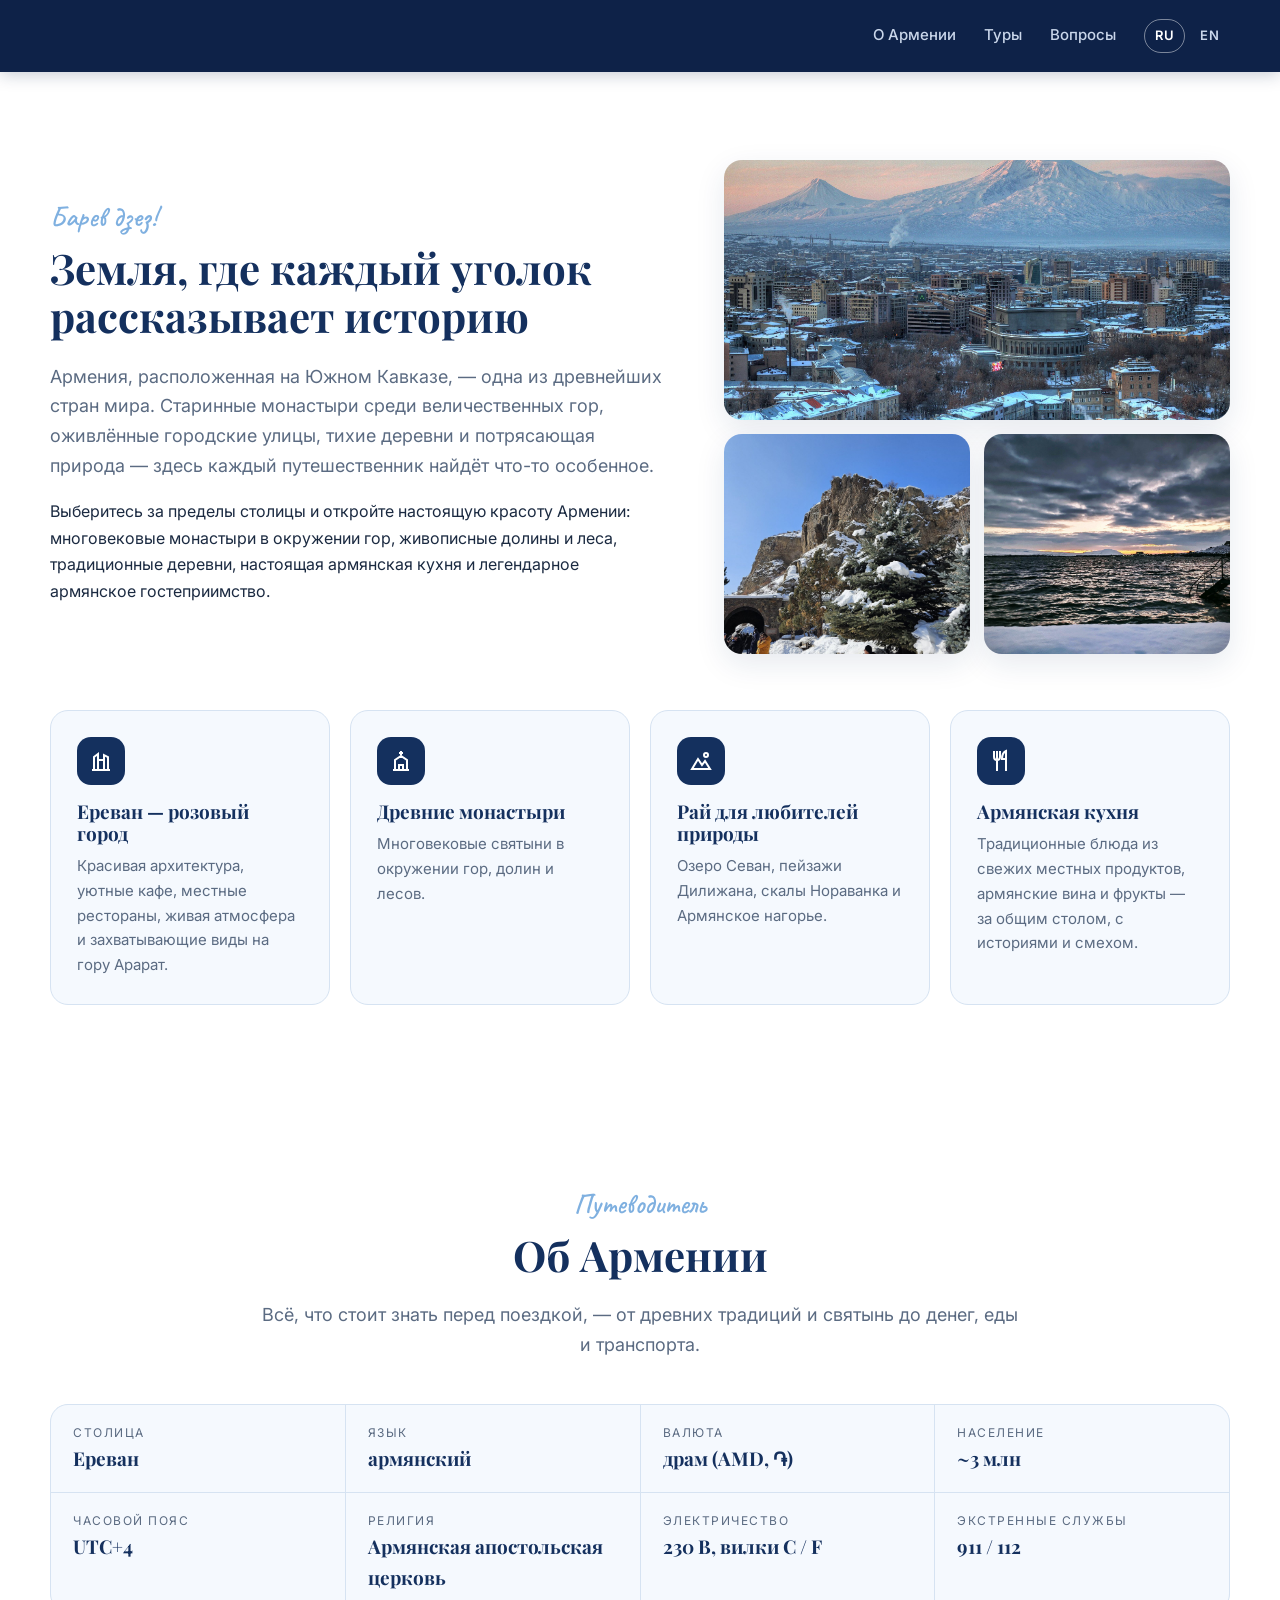
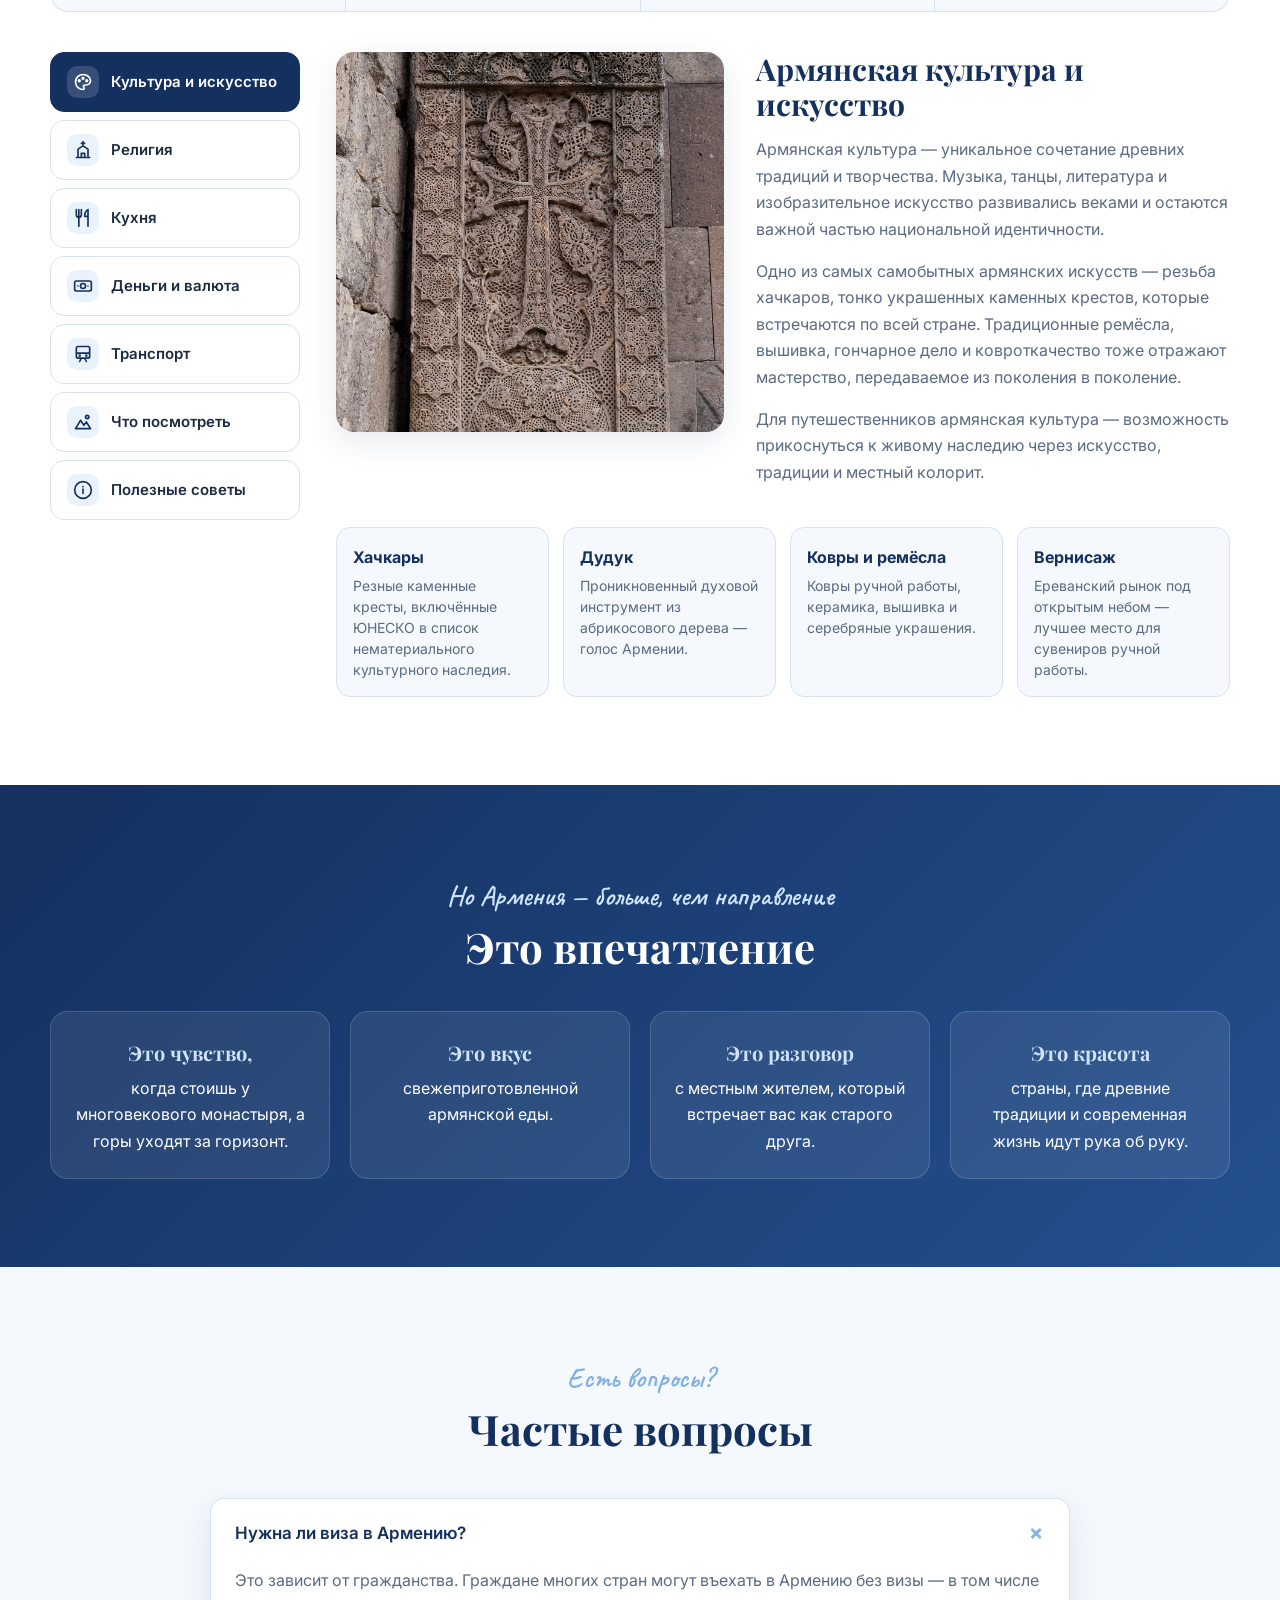
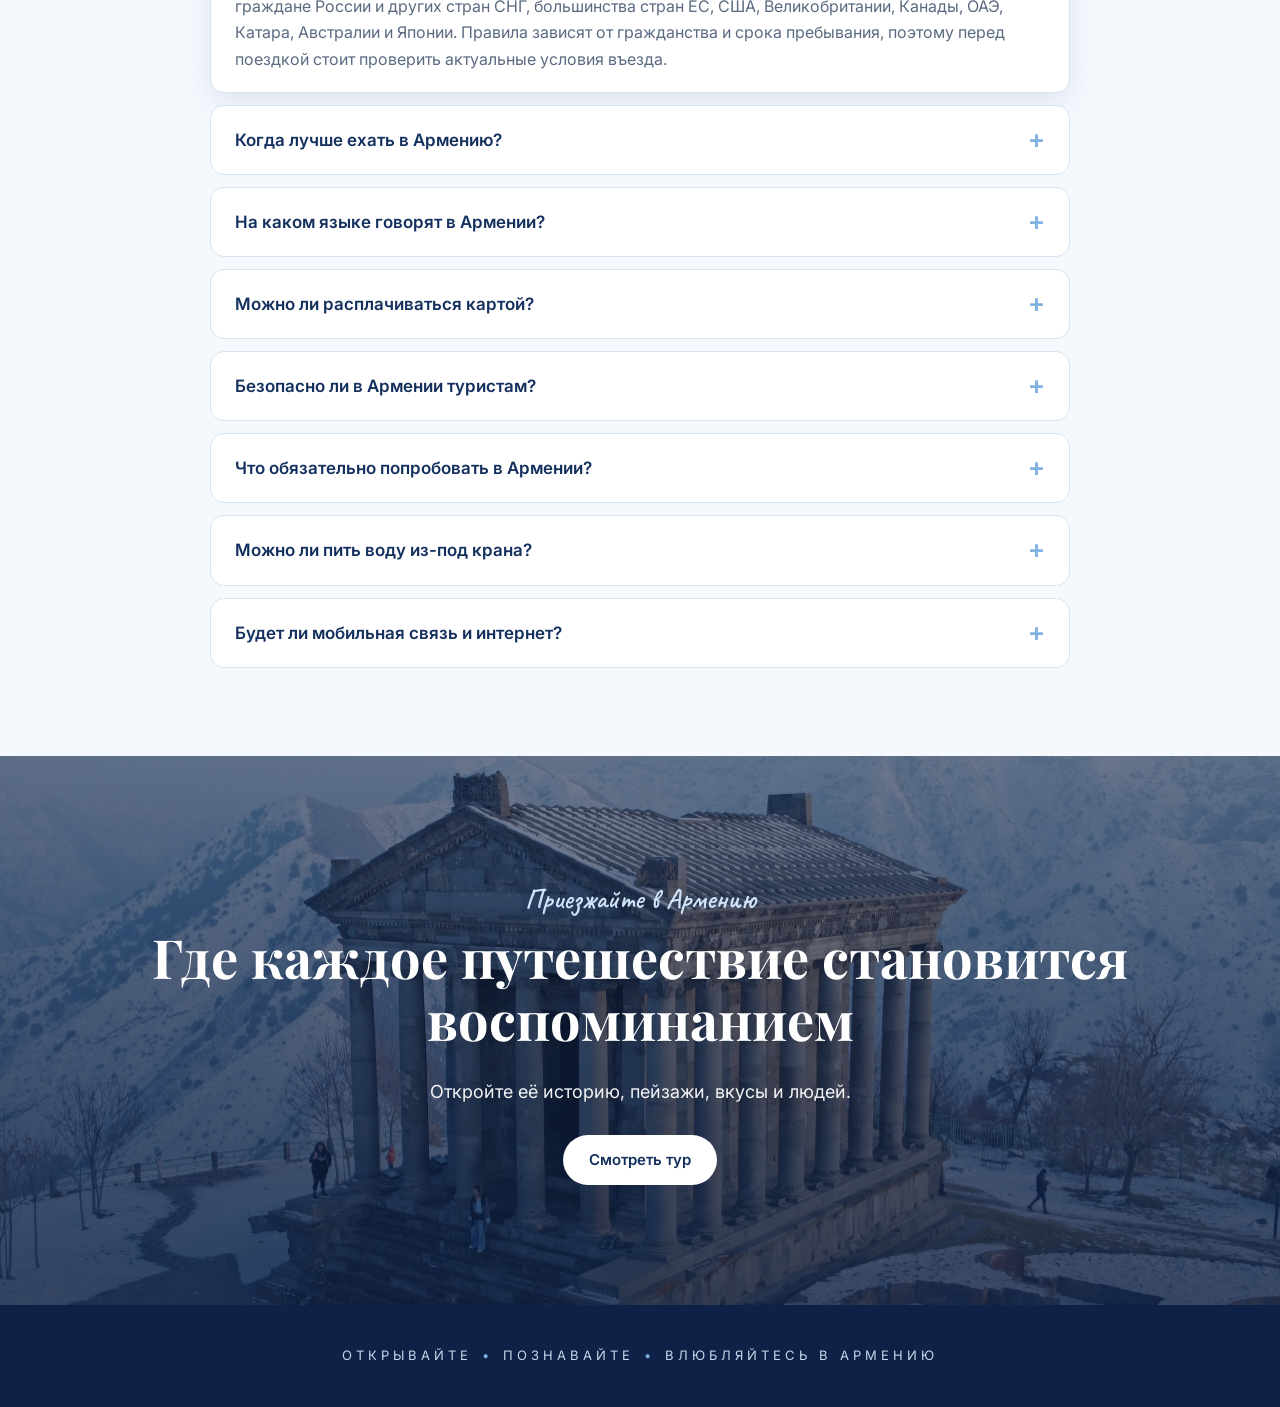
<file: index.html>
<!doctype html>
<html lang="ru">
<head>
<meta charset="utf-8">
<meta name="viewport" content="width=device-width, initial-scale=1">
<title>Visit Armenia — откройте страну древних чудес</title>
<meta name="description" content="Откройте Армению: культура, религия, кухня, деньги, транспорт, главные достопримечательности и практические советы для путешественников.">
<!-- SEO -->
<link rel="canonical" href="https://khanumyan.github.io/armenian-landing-avangarde-6days/">
<link rel="alternate" hreflang="ru" href="https://khanumyan.github.io/armenian-landing-avangarde-6days/">
<link rel="alternate" hreflang="en" href="https://khanumyan.github.io/armenian-landing-avangarde-6days/en/">
<link rel="alternate" hreflang="x-default" href="https://khanumyan.github.io/armenian-landing-avangarde-6days/">
<meta name="robots" content="index,follow">
<meta property="og:type" content="website">
<meta property="og:locale" content="ru_RU">
<meta property="og:site_name" content="Visit Armenia">
<meta property="og:title" content="Visit Armenia — откройте страну древних чудес">
<meta property="og:description" content="Откройте Армению: культура, религия, кухня, деньги, транспорт, главные достопримечательности и практические советы для путешественников.">
<meta property="og:url" content="https://khanumyan.github.io/armenian-landing-avangarde-6days/">
<meta property="og:image" content="https://khanumyan.github.io/armenian-landing-avangarde-6days/img/hero.jpg">
<meta name="twitter:card" content="summary_large_image">
<!-- /SEO -->
<link rel="preconnect" href="https://fonts.googleapis.com">
<link rel="preconnect" href="https://fonts.gstatic.com" crossorigin>
<link href="https://fonts.googleapis.com/css2?family=Playfair+Display:wght@600;700;800&family=Inter:wght@400;500;600&family=Caveat:wght@600&display=swap" rel="stylesheet">
<link rel="stylesheet" href="style.css?v=25">
</head>
<body>
<!-- SPLASH: shown for a few seconds on open, then fades away (skipped when the URL has a #section) -->
<script>if (!location.hash) document.documentElement.classList.add('splash-open');</script>
<div class="splash" id="splash" aria-label="Добро пожаловать в Армению">
  <div class="splash-inner">
    <span class="script">Откройте красоту Армении</span>
    <h1>Добро пожаловать в Армению</h1>
    <p>Маленькая страна с большим сердцем, где сходятся древняя история, захватывающие пейзажи, тёплое гостеприимство и незабываемые впечатления.</p>
  </div>
  <button class="splash-skip" id="splashSkip" type="button">Пропустить</button>
  <div class="splash-bar"><i></i></div>
</div>

<header id="top">
  <div class="container nav">
    <nav class="menu" id="menu">
      <a href="index.html#about">О Армении</a>
      <a href="tours.html">Туры</a>
      <a href="index.html#faq">Вопросы</a>
    </nav>
    <div class="lang" aria-label="Язык"><a class="active" aria-current="true">RU</a><a href="en/index.html" lang="en" hreflang="en">EN</a></div>
    <button class="burger" id="burger" aria-label="Меню"><svg width="26" height="26" viewBox="0 0 24 24" fill="none" stroke="currentColor" stroke-width="2" stroke-linecap="round" aria-hidden="true"><path d="M4 7h16M4 12h16M4 17h16"/></svg></button>
  </div>
</header>

<main>
<!-- BAREV DZEZ -->
<section id="about">
  <div class="container">
    <div class="welcome">
      <div class="reveal">
        <span class="script">Барев дзез!</span>
        <h2>Земля, где каждый уголок рассказывает историю</h2>
        <p class="lead">Армения, расположенная на Южном Кавказе, — одна из древнейших стран мира. Старинные монастыри среди величественных гор, оживлённые городские улицы, тихие деревни и потрясающая природа — здесь каждый путешественник найдёт что-то особенное.</p>
        <p>Выберитесь за пределы столицы и откройте настоящую красоту Армении: многовековые монастыри в окружении гор, живописные долины и леса, традиционные деревни, настоящая армянская кухня и легендарное армянское гостеприимство.</p>
      </div>
      <div class="welcome-photos reveal">
        <img src="img/yerevan.jpg" alt="Ереван и гора Арарат">
        <img src="img/geghard.jpg" alt="Монастырь Гегард">
        <img src="img/sevan.jpg" alt="Озеро Севан">
      </div>
    </div>

    <div class="features">
      <div class="feature reveal">
        <div class="ico"><svg width="24" height="24" viewBox="0 0 24 24" fill="none" stroke="currentColor" stroke-width="2"><path d="M3 21h18M5 21V8l4-3v16M9 21V11h6v10M15 21V6l4 2v13"/></svg></div>
        <h3>Ереван — розовый город</h3>
        <p>Красивая архитектура, уютные кафе, местные рестораны, живая атмосфера и захватывающие виды на гору Арарат.</p>
      </div>
      <div class="feature reveal">
        <div class="ico"><svg width="24" height="24" viewBox="0 0 24 24" fill="none" stroke="currentColor" stroke-width="2"><path d="M12 2v4M10 4h4M6 21V11l6-4 6 4v10M4 21h16M10 21v-5h4v5"/></svg></div>
        <h3>Древние монастыри</h3>
        <p>Многовековые святыни в окружении гор, долин и лесов.</p>
      </div>
      <div class="feature reveal">
        <div class="ico"><svg width="24" height="24" viewBox="0 0 24 24" fill="none" stroke="currentColor" stroke-width="2"><path d="M3 20l6-10 4 6 3-4 5 8z"/><circle cx="17" cy="6" r="2"/></svg></div>
        <h3>Рай для любителей природы</h3>
        <p>Озеро Севан, пейзажи Дилижана, скалы Нораванка и Армянское нагорье.</p>
      </div>
      <div class="feature reveal">
        <div class="ico"><svg width="24" height="24" viewBox="0 0 24 24" fill="none" stroke="currentColor" stroke-width="2"><path d="M8 2v20M5 2v6a3 3 0 0 0 6 0V2M17 22V2c-2.5 1-4 4-4 8h4"/></svg></div>
        <h3>Армянская кухня</h3>
        <p>Традиционные блюда из свежих местных продуктов, армянские вина и фрукты — за общим столом, с историями и смехом.</p>
      </div>
    </div>
  </div>
</section>

<!-- ABOUT ARMENIA -->
<section id="armenia" class="aa">
  <div class="container center">
    <span class="script">Путеводитель</span>
    <h2>Об Армении</h2>
    <p class="lead">Всё, что стоит знать перед поездкой, — от древних традиций и святынь до денег, еды и транспорта.</p>
  </div>

  <div class="container">
    <div class="aa-facts">
      <div><small>Столица</small><b>Ереван</b></div>
      <div><small>Язык</small><b>армянский</b></div>
      <div><small>Валюта</small><b>драм (AMD, ֏)</b></div>
      <div><small>Население</small><b>~3 млн</b></div>
      <div><small>Часовой пояс</small><b>UTC+4</b></div>
      <div><small>Религия</small><b>Армянская апостольская церковь</b></div>
      <div><small>Электричество</small><b>230 В, вилки C / F</b></div>
      <div><small>Экстренные службы</small><b>911 / 112</b></div>
    </div>

    <div class="aa-wrap">
      <div class="aa-tabs" role="tablist" aria-label="Об Армении">
        <button role="tab" class="active" data-tab="culture"><span><svg width="20" height="20" viewBox="0 0 24 24" fill="none" stroke="currentColor" stroke-width="2" stroke-linecap="round" stroke-linejoin="round" aria-hidden="true"><circle cx="7.5" cy="10.5" r="1"/><circle cx="12" cy="7.5" r="1"/><circle cx="16.5" cy="10.5" r="1"/><path d="M12 3a9 9 0 1 0 0 18c1 0 1.5-.8 1.5-1.6 0-.4-.2-.8-.5-1.1-.3-.3-.5-.7-.5-1.1 0-.9.7-1.6 1.6-1.6H16a5 5 0 0 0 5-5c0-4.2-4-7.6-9-7.6z"/></svg></span>Культура и искусство</button>
        <button role="tab" data-tab="religion"><span><svg width="20" height="20" viewBox="0 0 24 24" fill="none" stroke="currentColor" stroke-width="2" stroke-linecap="round" stroke-linejoin="round" aria-hidden="true"><path d="M12 2v4M10 4h4M6 21V11l6-4 6 4v10M4 21h16M10 21v-5h4v5"/></svg></span>Религия</button>
        <button role="tab" data-tab="cuisine"><span><svg width="20" height="20" viewBox="0 0 24 24" fill="none" stroke="currentColor" stroke-width="2" stroke-linecap="round" stroke-linejoin="round" aria-hidden="true"><path d="M7 2v20M4 2v6a3 3 0 0 0 6 0V2M18 22V2c-2.5 1-4 4-4 8h4"/></svg></span>Кухня</button>
        <button role="tab" data-tab="money"><span><svg width="20" height="20" viewBox="0 0 24 24" fill="none" stroke="currentColor" stroke-width="2" stroke-linecap="round" stroke-linejoin="round" aria-hidden="true"><rect x="2" y="6" width="20" height="12" rx="2"/><circle cx="12" cy="12" r="3"/><path d="M6 12h.01M18 12h.01"/></svg></span>Деньги и валюта</button>
        <button role="tab" data-tab="transport"><span><svg width="20" height="20" viewBox="0 0 24 24" fill="none" stroke="currentColor" stroke-width="2" stroke-linecap="round" stroke-linejoin="round" aria-hidden="true"><circle cx="8" cy="14" r=".6"/><circle cx="16" cy="14" r=".6"/><path d="M4 11h16M8 21l2-4M16 21l-2-4M6 3h12a2 2 0 0 1 2 2v10a2 2 0 0 1-2 2H6a2 2 0 0 1-2-2V5a2 2 0 0 1 2-2z"/></svg></span>Транспорт</button>
        <button role="tab" data-tab="places"><span><svg width="20" height="20" viewBox="0 0 24 24" fill="none" stroke="currentColor" stroke-width="2" stroke-linecap="round" stroke-linejoin="round" aria-hidden="true"><circle cx="17" cy="6" r="2"/><path d="M3 20l6-10 4 6 3-4 5 8z"/></svg></span>Что посмотреть</button>
        <button role="tab" data-tab="tips"><span><svg width="20" height="20" viewBox="0 0 24 24" fill="none" stroke="currentColor" stroke-width="2" stroke-linecap="round" stroke-linejoin="round" aria-hidden="true"><circle cx="12" cy="12" r="10"/><path d="M12 16v-5M12 8h.01"/></svg></span>Полезные советы</button>
      </div>

      <div class="aa-panels">
        <!-- Culture -->
        <div class="aa-panel active" id="tab-culture" role="tabpanel">
          <div class="aa-split">
            <img src="img/khachkar.jpg" alt="Хачкар в монастыре Гошаванк">
            <div>
              <h3>Армянская культура и искусство</h3>
              <p>Армянская культура — уникальное сочетание древних традиций и творчества. Музыка, танцы, литература и изобразительное искусство развивались веками и остаются важной частью национальной идентичности.</p>
              <p>Одно из самых самобытных армянских искусств — резьба хачкаров, тонко украшенных каменных крестов, которые встречаются по всей стране. Традиционные ремёсла, вышивка, гончарное дело и ковроткачество тоже отражают мастерство, передаваемое из поколения в поколение.</p>
              <p>Для путешественников армянская культура — возможность прикоснуться к живому наследию через искусство, традиции и местный колорит.</p>
            </div>
          </div>
          <div class="aa-tiles">
            <div><b>Хачкары</b><span>Резные каменные кресты, включённые ЮНЕСКО в список нематериального культурного наследия.</span></div>
            <div><b>Дудук</b><span>Проникновенный духовой инструмент из абрикосового дерева — голос Армении.</span></div>
            <div><b>Ковры и ремёсла</b><span>Ковры ручной работы, керамика, вышивка и серебряные украшения.</span></div>
            <div><b>Вернисаж</b><span>Ереванский рынок под открытым небом — лучшее место для сувениров ручной работы.</span></div>
          </div>
        </div>

        <!-- Religion -->
        <div class="aa-panel" id="tab-religion" role="tabpanel" hidden>
          <div class="aa-split">
            <img src="img/etchmiadzin.jpg" alt="Эчмиадзинский собор">
            <div>
              <h3>Армения и религия</h3>
              <p>У Армении глубокое религиозное наследие: здесь находится Армянская апостольская церковь — одна из древнейших христианских церквей мира. В 301 году христианство стало государственной религией Армении — первой страны, официально принявшей христианство.</p>
              <p>Сегодня монастыри и церкви есть по всей стране, многие из них — среди удивительных пейзажей. Эти святыни открывают путешественникам духовные традиции, архитектуру и историю Армении.</p>
              <div class="aa-note"><b>Эчмиадзин</b> — Кафедральный собор и духовный центр Армянской церкви, всего в 20 км от Еревана.</div>
            </div>
          </div>
          <h4 class="aa-sub">Посещение церквей</h4>
          <ul class="aa-list">
            <li>Одевайтесь скромно — желательно закрыть плечи и колени.</li>
            <li>Говорите тихо, особенно во время службы.</li>
            <li>Не используйте вспышку во время богослужения.</li>
            <li>Зажечь тонкую свечу у входа — красивая местная традиция.</li>
          </ul>
        </div>

        <!-- Cuisine -->
        <div class="aa-panel" id="tab-cuisine" role="tabpanel" hidden>
          <h3>Армянская кухня</h3>
          <p>Поездка в Армению немыслима без её кухни. Традиционные блюда готовят из свежих местных продуктов и обычно едят за большим общим столом — с историями, тостами и искренним гостеприимством.</p>
          <div class="aa-dishes">
            <figure><img src="img/khorovats.jpg" alt="Хоровац"><figcaption><b>Хоровац</b>Армянский шашлык — сердце любого праздника.</figcaption></figure>
            <figure><img src="img/dolma.jpg" alt="Толма"><figcaption><b>Толма</b>Фарш с рисом в виноградных или капустных листьях.</figcaption></figure>
            <figure><img src="img/brandy.jpg" alt="Армянский коньяк"><figcaption><b>Армянский коньяк</b>Всемирно известный, выдерживается в дубовых бочках в Араратской долине.</figcaption></figure>
          </div>
          <div class="aa-tiles">
            <div><b>Лаваш</b><span>Тонкий хлеб из глиняного тонира — в списке наследия ЮНЕСКО.</span></div>
            <div><b>Гата</b><span>Сладкая сдобная выпечка, которую часто пекут в сёлах у монастырей.</span></div>
            <div><b>Хапама</b><span>Тыква, фаршированная рисом, сухофруктами и мёдом.</span></div>
            <div><b>Вино и фрукты</b><span>Вино из Арени, абрикосы, гранаты и свежие горные фрукты.</span></div>
          </div>
        </div>

        <!-- Money -->
        <div class="aa-panel" id="tab-money" role="tabpanel" hidden>
          <div class="aa-split">
            <img src="img/dram.jpg" alt="Банкнота армянского драма">
            <div>
              <h3>Валюта Армении</h3>
              <p>Официальная валюта Армении — армянский драм (AMD), обозначается символом ֏. В обращении банкноты и монеты разного номинала.</p>
              <p>Иностранную валюту легко обменять в банках и лицензированных обменных пунктах, которых много в Ереване и других крупных городах. Международные банковские карты принимают во многих отелях, ресторанах и магазинах, но для небольших заведений и рынков лучше иметь при себе наличные.</p>
            </div>
          </div>
          <div class="aa-tiles">
            <div><b>Обмен</b><span>В городских обменниках курс обычно выгоднее, чем в аэропорту.</span></div>
            <div><b>Карты</b><span>Visa и Mastercard, в том числе бесконтактные, принимают в Ереване почти везде.</span></div>
            <div><b>Наличные</b><span>Пригодятся на рынках, в сёлах, в такси и небольших придорожных магазинах.</span></div>
            <div><b>Чаевые</b><span>Многие рестораны добавляют к счёту ~10% за обслуживание; дополнительные чаевые приветствуются, но не обязательны.</span></div>
          </div>
        </div>

        <!-- Transport -->
        <div class="aa-panel" id="tab-transport" role="tabpanel" hidden>
          <div class="aa-split">
            <img src="img/metro.jpg" alt="Поезд Ереванского метро">
            <div>
              <h3>Транспорт</h3>
              <p>Армения компактна, поэтому до большинства достопримечательностей можно доехать из Еревана за день. Столицу удобно обходить пешком, а передвигаться по стране просто и недорого.</p>
              <ul class="aa-list">
                <li><b>Аэропорт.</b> Международный аэропорт Звартноц находится примерно в 12 км от центра — недолгий трансфер или поездка на такси.</li>
                <li><b>Такси.</b> Yandex Go и GG — недорого, надёжно, цена известна заранее.</li>
                <li><b>Метро.</b> В Ереване одна линия метро — быстрый способ пересечь город.</li>
                <li><b>Маршрутки.</b> Связывают Ереван с Севаном, Дилижаном, Гюмри и другими городами.</li>
                <li><b>Туры и трансферы.</b> Самый удобный способ добраться до горных монастырей и отдалённых мест.</li>
              </ul>
            </div>
          </div>
        </div>

        <!-- Places -->
        <div class="aa-panel" id="tab-places" role="tabpanel" hidden>
          <h3>Что посмотреть</h3>
          <p>Помимо классических маршрутов — места, в которые путешественники влюбляются.</p>
          <div class="aa-places">
            <figure><img src="img/khorvirap.jpg" alt="Хор Вирап"><figcaption><b>Хор Вирап</b>Самый близкий и знаменитый вид на гору Арарат.</figcaption></figure>
            <figure><img src="img/tatev.jpg" alt="Монастырь Татев"><figcaption><b>Татев</b>Монастырь над глубоким ущельем, куда ведёт впечатляющая канатная дорога «Крылья Татева».</figcaption></figure>
            <figure><img src="img/noravank.jpg" alt="Нораванк"><figcaption><b>Нораванк</b>Монастырь XIII века среди впечатляющих красных скал.</figcaption></figure>
            <figure><img src="img/dilijan.jpg" alt="Леса Дилижана"><figcaption><b>Дилижан</b>Зелёные леса и горный воздух — «армянская Швейцария».</figcaption></figure>
            <figure><img src="img/gyumri.jpg" alt="Гюмри"><figcaption><b>Гюмри</b>Второй город Армении, знаменитый архитектурой XIX века и чувством юмора.</figcaption></figure>
            <figure><img src="img/etchmiadzin.jpg" alt="Эчмиадзин"><figcaption><b>Эчмиадзин</b>Духовное сердце Армении и объект Всемирного наследия ЮНЕСКО.</figcaption></figure>
          </div>
        </div>

        <!-- Tips -->
        <div class="aa-panel" id="tab-tips" role="tabpanel" hidden>
          <h3>Полезные советы</h3>
          <div class="aa-cards">
            <div><span><svg width="20" height="20" viewBox="0 0 24 24" fill="none" stroke="currentColor" stroke-width="2" stroke-linecap="round" stroke-linejoin="round" aria-hidden="true"><path d="M12 22V10M12 10C12 6 9 4 5 4c0 4 3 6 7 6zM12 14c0-3 2.5-5 6-5 0 3-2.5 5-6 5z"/></svg></span><b>Весна (апр–июнь)</b><p>Цветущие долины и мягкая погода — идеально для экскурсий и походов.</p></div>
            <div><span><svg width="20" height="20" viewBox="0 0 24 24" fill="none" stroke="currentColor" stroke-width="2" stroke-linecap="round" stroke-linejoin="round" aria-hidden="true"><circle cx="12" cy="12" r="4"/><path d="M12 2v2M12 20v2M4.9 4.9l1.4 1.4M17.7 17.7l1.4 1.4M2 12h2M20 12h2M4.9 19.1l1.4-1.4M17.7 6.3l1.4-1.4"/></svg></span><b>Лето (июль–авг)</b><p>В Ереване жарко, а на Севане и в горах — прекрасно.</p></div>
            <div><span><svg width="20" height="20" viewBox="0 0 24 24" fill="none" stroke="currentColor" stroke-width="2" stroke-linecap="round" stroke-linejoin="round" aria-hidden="true"><path d="M5 21c0-9 6-15 15-16-1 9-7 15-15 16zM5 21l8-8"/></svg></span><b>Осень (сен–нояб)</b><p>Сезон урожая и вина, золотые пейзажи.</p></div>
            <div><span><svg width="20" height="20" viewBox="0 0 24 24" fill="none" stroke="currentColor" stroke-width="2" stroke-linecap="round" stroke-linejoin="round" aria-hidden="true"><path d="M12 2v20M2 12h20M5 5l14 14M19 5L5 19"/></svg></span><b>Зима (дек–март)</b><p>Заснеженные монастыри, лыжи в Цахкадзоре и праздничный Ереван.</p></div>
            <div><span><svg width="20" height="20" viewBox="0 0 24 24" fill="none" stroke="currentColor" stroke-width="2" stroke-linecap="round" stroke-linejoin="round" aria-hidden="true"><path d="M2 9a15 15 0 0 1 20 0M5 12.5a10 10 0 0 1 14 0M8.5 16a5 5 0 0 1 7 0M12 19.5h.01"/></svg></span><b>Интернет</b><p>Местную SIM-карту или eSIM легко купить; бесплатный Wi-Fi есть почти во всех кафе и отелях.</p></div>
            <div><span><svg width="20" height="20" viewBox="0 0 24 24" fill="none" stroke="currentColor" stroke-width="2" stroke-linecap="round" stroke-linejoin="round" aria-hidden="true"><path d="M9 2v6M15 2v6M6 8h12v4a6 6 0 0 1-12 0zM12 18v4"/></svg></span><b>Розетки</b><p>230 В, европейские вилки (тип C / F) — как в России, переходник не нужен.</p></div>
            <div><span><svg width="20" height="20" viewBox="0 0 24 24" fill="none" stroke="currentColor" stroke-width="2" stroke-linecap="round" stroke-linejoin="round" aria-hidden="true"><path d="M12 2s7 7.5 7 12a7 7 0 0 1-14 0c0-4.5 7-12 7-12z"/></svg></span><b>Питьевая вода</b><p>Воду из-под крана в Ереване можно пить, а на улицах есть бесплатные питьевые фонтанчики — пулпулаки.</p></div>
            <div><span><svg width="20" height="20" viewBox="0 0 24 24" fill="none" stroke="currentColor" stroke-width="2" stroke-linecap="round" stroke-linejoin="round" aria-hidden="true"><path d="M12 2l8 4v6c0 5-3.5 8.5-8 10-4.5-1.5-8-5-8-10V6zM9 12l2 2 4-4"/></svg></span><b>Безопасность</b><p>Армения — гостеприимная и безопасная страна; достаточно обычных мер предосторожности.</p></div>
          </div>
        </div>
      </div>
    </div>
  </div>
</section>

<!-- MORE THAN A DESTINATION -->
<section class="band">
  <div class="container center">
    <span class="script">Но Армения — больше, чем направление</span>
    <h2>Это впечатление</h2>
    <div class="its">
      <div class="reveal"><b>Это чувство,</b>когда стоишь у многовекового монастыря, а горы уходят за горизонт.</div>
      <div class="reveal"><b>Это вкус</b>свежеприготовленной армянской еды.</div>
      <div class="reveal"><b>Это разговор</b>с местным жителем, который встречает вас как старого друга.</div>
      <div class="reveal"><b>Это красота</b>страны, где древние традиции и современная жизнь идут рука об руку.</div>
    </div>
  </div>
</section>

<!-- FAQ -->
<section class="faq" id="faq">
  <div class="container">
    <div class="center">
      <span class="script">Есть вопросы?</span>
      <h2>Частые вопросы</h2>
    </div>
    <div class="faq-list">
      <details open>
        <summary>Нужна ли виза в Армению?</summary>
        <p>Это зависит от гражданства. Граждане многих стран могут въехать в Армению без визы — в том числе граждане России и других стран СНГ, большинства стран ЕС, США, Великобритании, Канады, ОАЭ, Катара, Австралии и Японии. Правила зависят от гражданства и срока пребывания, поэтому перед поездкой стоит проверить актуальные условия въезда.</p>
      </details>
      <details>
        <summary>Когда лучше ехать в Армению?</summary>
        <p>Армения прекрасна круглый год — у каждого сезона своё очарование.</p>
      </details>
      <details>
        <summary>На каком языке говорят в Армении?</summary>
        <p>Государственный язык — армянский. Русский широко распространён, а в туристических местах говорят и по-английски.</p>
      </details>
      <details>
        <summary>Можно ли расплачиваться картой?</summary>
        <p>Да. Карты принимают в отелях, ресторанах, супермаркетах и многих магазинах. Наличные пригодятся в небольших заведениях и на рынках.</p>
      </details>
      <details>
        <summary>Безопасно ли в Армении туристам?</summary>
        <p>Да, Армения — гостеприимная и комфортная страна для туристов. Достаточно соблюдать обычные меры предосторожности и местные правила.</p>
      </details>
      <details>
        <summary>Что обязательно попробовать в Армении?</summary>
        <p>Обязательно попробуйте традиционную армянскую кухню: хоровац, толму, лаваш, гату, местные фрукты, армянское вино и знаменитый армянский коньяк.</p>
      </details>
      <details>
        <summary>Можно ли пить воду из-под крана?</summary>
        <p>Да. В Ереване и во многих других районах Армении воду из-под крана можно пить. Бутилированная вода тоже продаётся везде.</p>
      </details>
      <details>
        <summary>Будет ли мобильная связь и интернет?</summary>
        <p>Да. Мобильная связь, Wi-Fi и интернет доступны в Ереване и в большинстве туристических мест. Бесплатный Wi-Fi есть в отелях, кафе, ресторанах и других общественных местах. Местную SIM-карту и пакет мобильного интернета тоже легко купить. А в наши туры мобильный интернет уже включён — в виде eSIM.</p>
      </details>
    </div>
  </div>
</section>

<!-- FINAL CTA -->
<section class="final">
  <div class="container">
    <span class="script" style="color:#cfe4fb">Приезжайте в Армению</span>
    <h2>Где каждое путешествие становится воспоминанием</h2>
    <p>Откройте её историю, пейзажи, вкусы и людей.</p>
    <a href="tours.html" class="btn light">Смотреть тур</a>
  </div>
</section>
</main>

<footer>
  <div class="container foot">
    <div class="motto">Открывайте<i>•</i>Познавайте<i>•</i>Влюбляйтесь в Армению</div>
  </div>
</footer>

<script>
  // Splash screen: visible for a few seconds, then fades out
  const splash = document.getElementById('splash');
  const SPLASH_MS = 2500;
  const closeSplash = () => {
    if (!splash.isConnected || splash.classList.contains('hide')) return;
    splash.classList.add('hide');
    document.documentElement.classList.remove('splash-open');
    setTimeout(() => splash.remove(), 1000);
  };
  if (document.documentElement.classList.contains('splash-open')) {
    splash.style.setProperty('--splash-ms', SPLASH_MS + 'ms');
    for (let i = 0; i < 30; i++) {
      const f = document.createElement('span');
      f.className = 'flake';
      f.style.left = Math.random() * 100 + '%';
      f.style.width = f.style.height = 3 + Math.random() * 5 + 'px';
      f.style.animationDuration = 8 + Math.random() * 12 + 's';
      f.style.animationDelay = -Math.random() * 20 + 's';
      splash.appendChild(f);
    }
    setTimeout(closeSplash, SPLASH_MS);
    splash.addEventListener('click', closeSplash);
    document.addEventListener('keydown', closeSplash, {once: true});
  } else {
    splash.remove();
  }

  // Opened with a #section link (e.g. "About Armenia" from the Tours page):
  // scroll there again once fonts and images have loaded and the layout is final
  if (location.hash) {
    const jump = () => { const t = document.querySelector(location.hash); if (t) t.scrollIntoView({behavior: 'instant', block: 'start'}); };
    window.addEventListener('load', jump);
    if (document.fonts) document.fonts.ready.then(jump);
  }

  // Mobile menu
  const menu = document.getElementById('menu');
  document.getElementById('burger').onclick = () => menu.classList.toggle('open');
  menu.querySelectorAll('a').forEach(a => a.addEventListener('click', () => menu.classList.remove('open')));

  // Reveal on scroll
  const io = new IntersectionObserver(es => es.forEach(e => {
    if (e.isIntersecting) { e.target.classList.add('in'); io.unobserve(e.target); }
  }), {threshold: .12});
  document.querySelectorAll('.reveal').forEach(el => io.observe(el));

  // About Armenia tabs
  const tabs = document.querySelectorAll('.aa-tabs button');
  tabs.forEach(btn => btn.addEventListener('click', () => {
    tabs.forEach(b => b.classList.toggle('active', b === btn));
    document.querySelectorAll('.aa-panel').forEach(p => {
      const on = p.id === 'tab-' + btn.dataset.tab;
      p.hidden = !on; p.classList.toggle('active', on);
    });
    if (window.innerWidth <= 1000) btn.scrollIntoView({block: 'nearest', inline: 'center', behavior: 'smooth'});
  }));
</script>
<script>document.querySelectorAll('.lang a[href]').forEach(a=>a.addEventListener('click',()=>{a.href=a.href.split('#')[0]+location.hash}))</script>
</body>
</html>
</file>
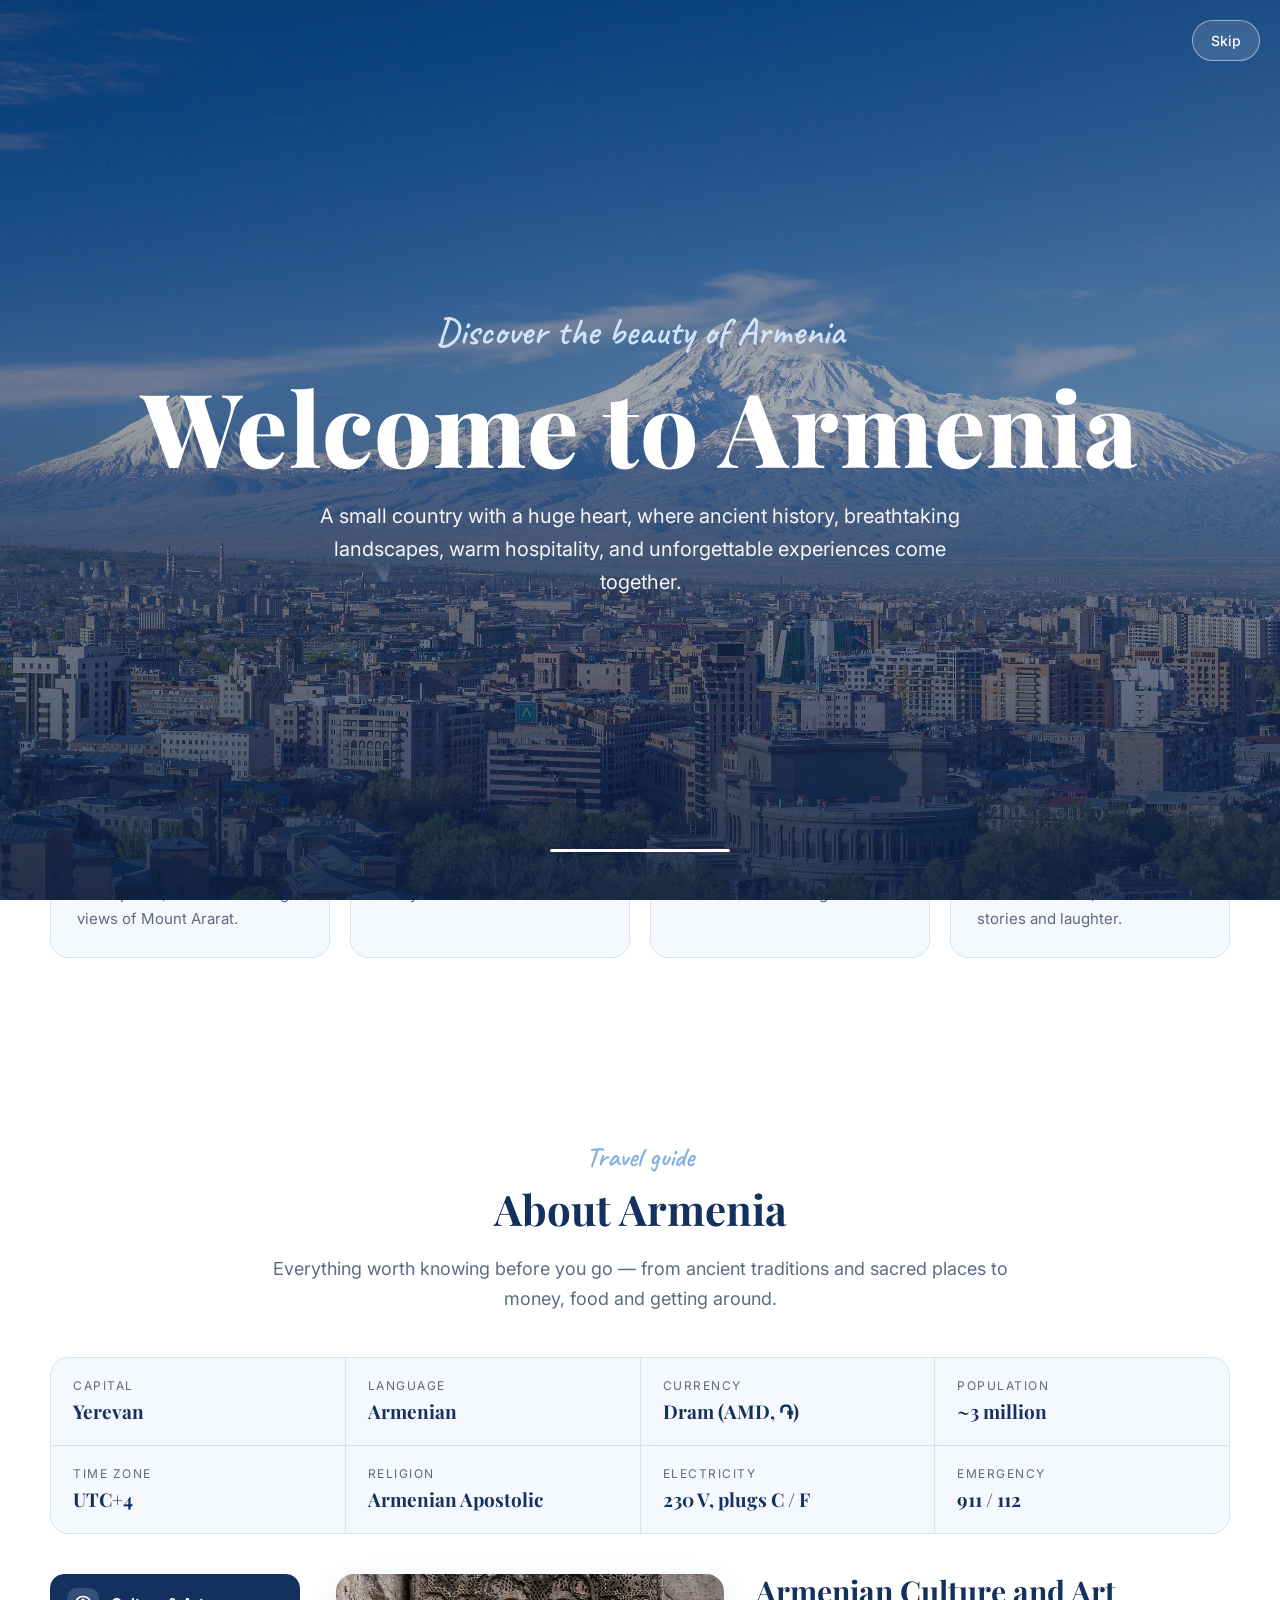
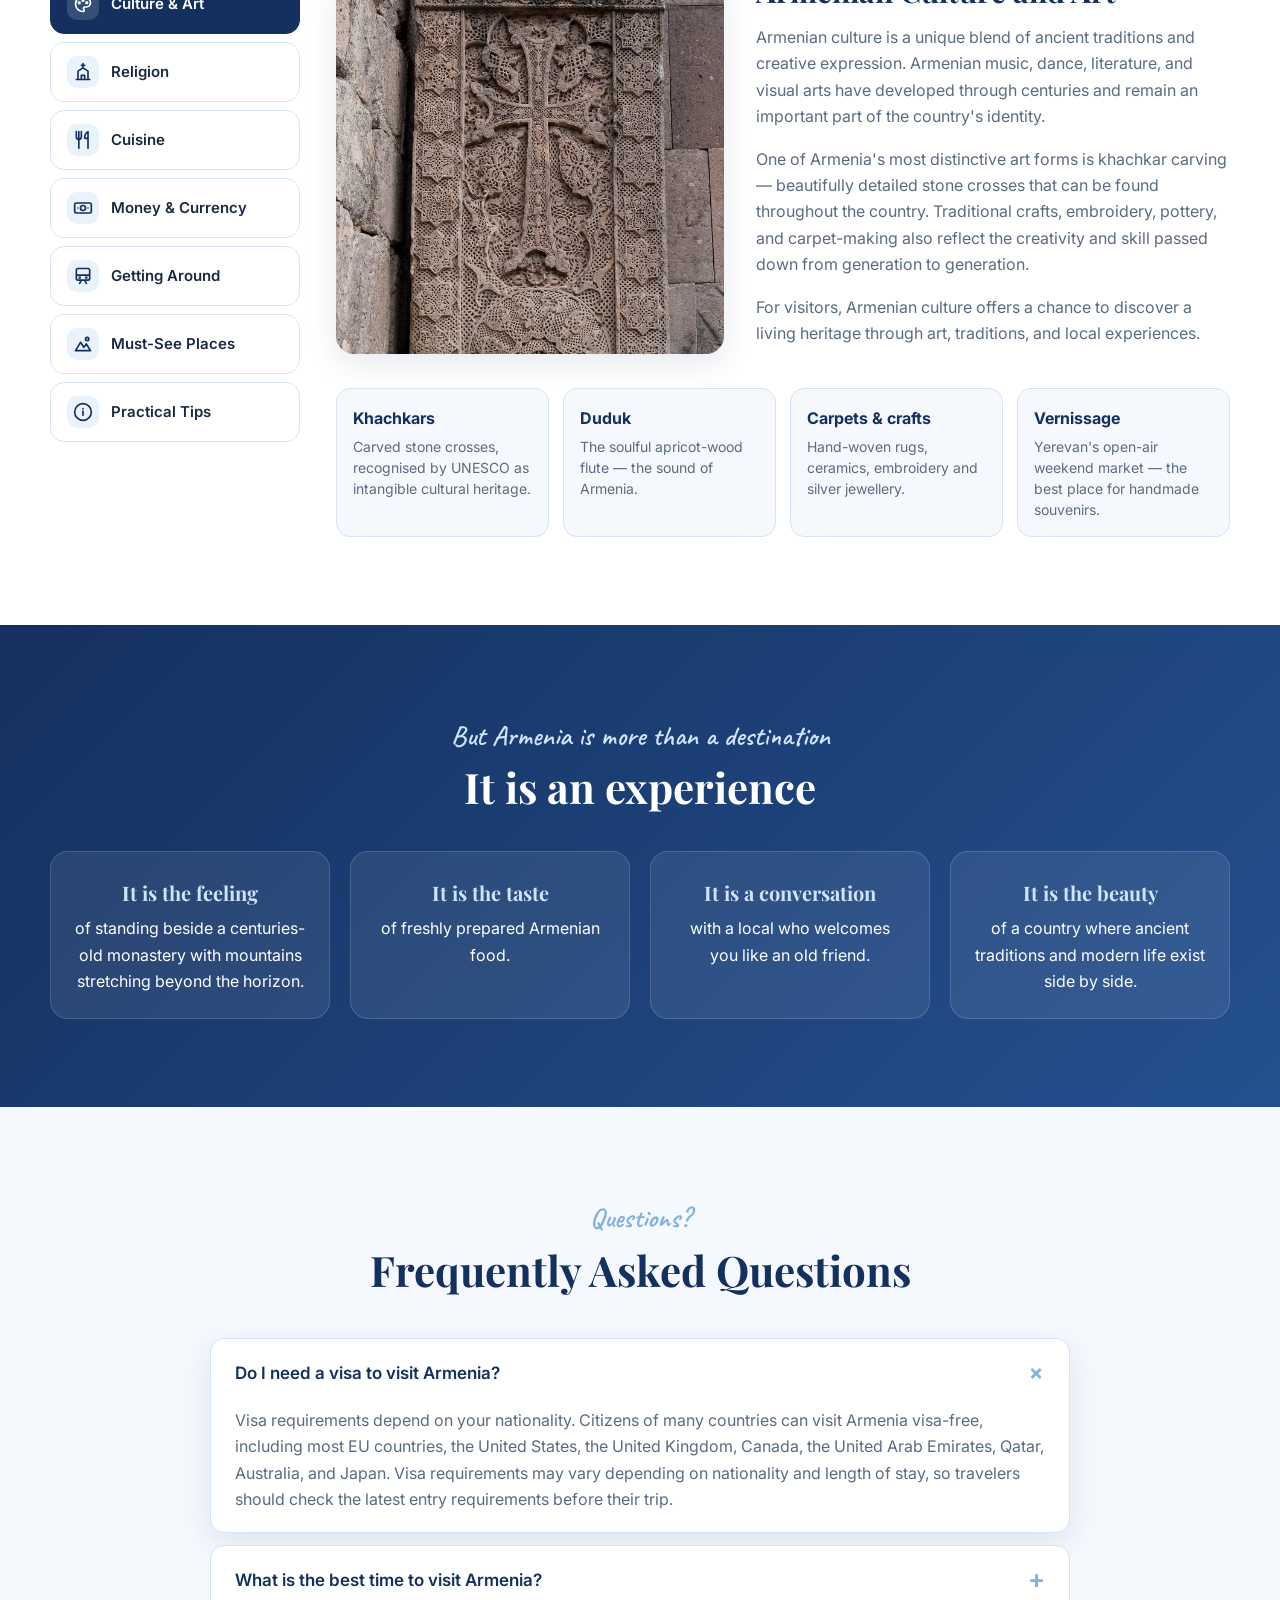
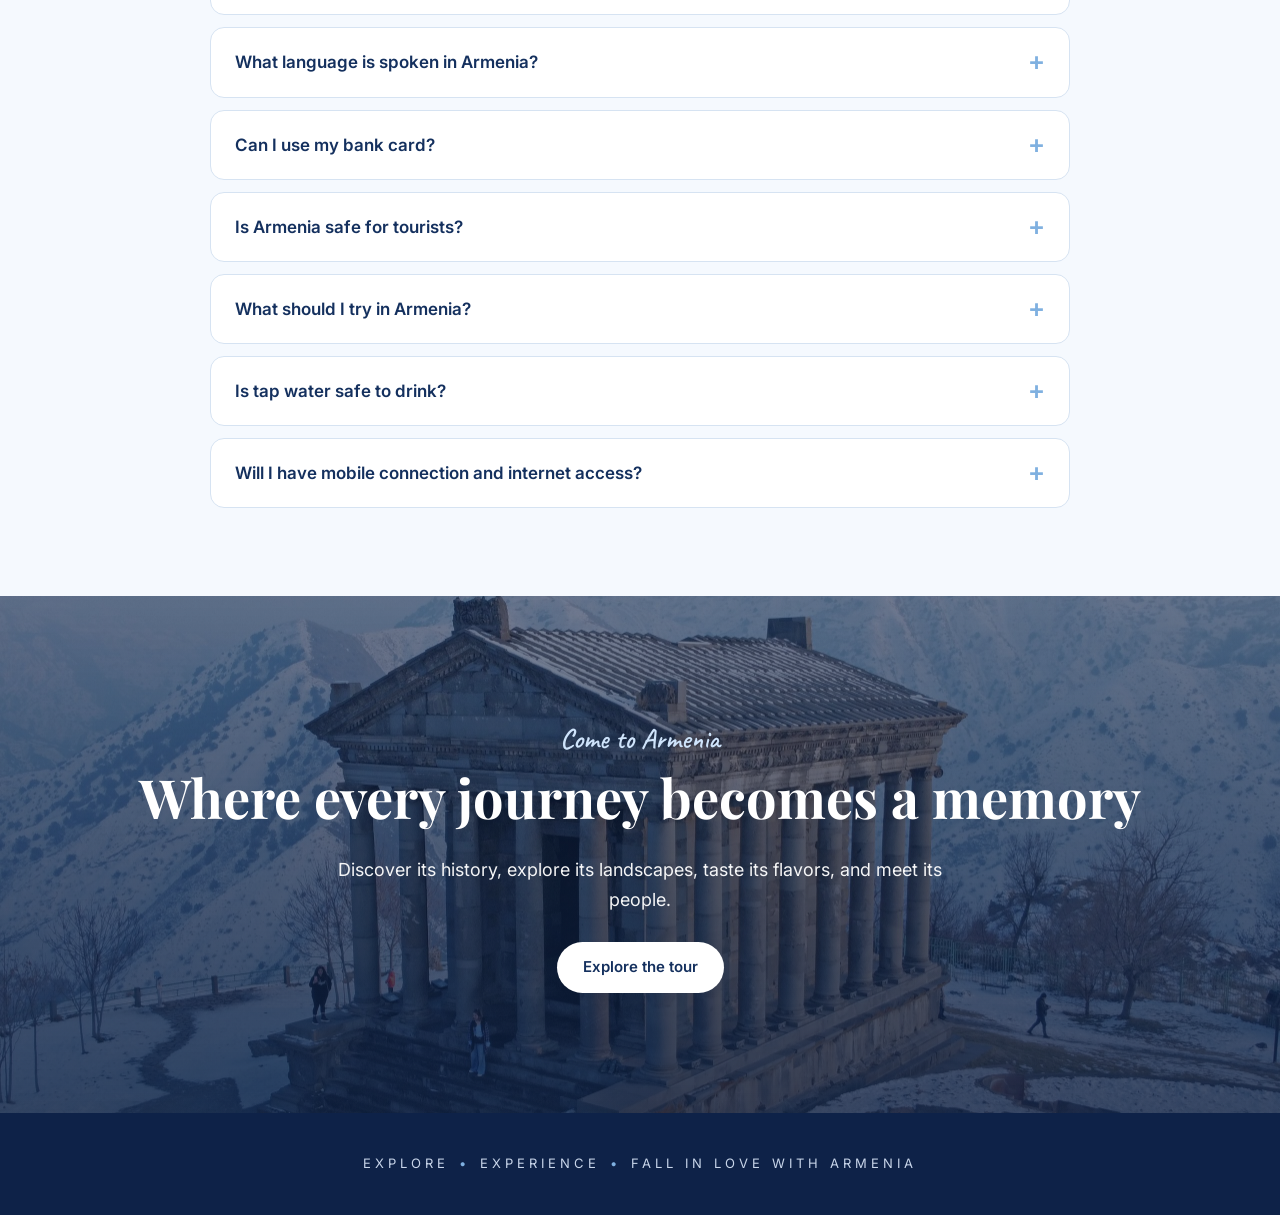
<file: en/index.html>
<!doctype html>
<html lang="en">
<head>
<meta charset="utf-8">
<meta name="viewport" content="width=device-width, initial-scale=1">
<title>Visit Armenia — Discover the Land of Ancient Wonders</title>
<meta name="description" content="Discover Armenia: culture, religion, cuisine, money, getting around, must-see places and practical travel tips.">
<!-- SEO -->
<link rel="canonical" href="https://khanumyan.github.io/armenian-landing-avangarde-6days/en/">
<link rel="alternate" hreflang="ru" href="https://khanumyan.github.io/armenian-landing-avangarde-6days/">
<link rel="alternate" hreflang="en" href="https://khanumyan.github.io/armenian-landing-avangarde-6days/en/">
<link rel="alternate" hreflang="x-default" href="https://khanumyan.github.io/armenian-landing-avangarde-6days/">
<meta name="robots" content="index,follow">
<meta property="og:type" content="website">
<meta property="og:locale" content="en_US">
<meta property="og:site_name" content="Visit Armenia">
<meta property="og:title" content="Visit Armenia — Discover the Land of Ancient Wonders">
<meta property="og:description" content="Discover Armenia: culture, religion, cuisine, money, getting around, must-see places and practical travel tips.">
<meta property="og:url" content="https://khanumyan.github.io/armenian-landing-avangarde-6days/en/">
<meta property="og:image" content="https://khanumyan.github.io/armenian-landing-avangarde-6days/img/hero.jpg">
<meta name="twitter:card" content="summary_large_image">
<!-- /SEO -->
<link rel="preconnect" href="https://fonts.googleapis.com">
<link rel="preconnect" href="https://fonts.gstatic.com" crossorigin>
<link href="https://fonts.googleapis.com/css2?family=Playfair+Display:wght@600;700;800&family=Inter:wght@400;500;600&family=Caveat:wght@600&display=swap" rel="stylesheet">
<link rel="stylesheet" href="../style.css?v=25">
</head>
<body>
<!-- SPLASH: shown for a few seconds on open, then fades away (skipped when the URL has a #section) -->
<script>if (!location.hash) document.documentElement.classList.add('splash-open');</script>
<div class="splash" id="splash" aria-label="Welcome to Armenia">
  <div class="splash-inner">
    <span class="script">Discover the beauty of Armenia</span>
    <h1>Welcome to Armenia</h1>
    <p>A small country with a huge heart, where ancient history, breathtaking landscapes, warm hospitality, and unforgettable experiences come together.</p>
  </div>
  <button class="splash-skip" id="splashSkip" type="button">Skip</button>
  <div class="splash-bar"><i></i></div>
</div>

<header id="top">
  <div class="container nav">
    <nav class="menu" id="menu">
      <a href="index.html#about">About Armenia</a>
      <a href="tours.html">Tours</a>
      <a href="index.html#faq">FAQ</a>
    </nav>
    <div class="lang" aria-label="Language"><a href="../index.html" lang="ru" hreflang="ru">RU</a><a class="active" aria-current="true">EN</a></div>
    <button class="burger" id="burger" aria-label="Menu"><svg width="26" height="26" viewBox="0 0 24 24" fill="none" stroke="currentColor" stroke-width="2" stroke-linecap="round" aria-hidden="true"><path d="M4 7h16M4 12h16M4 17h16"/></svg></button>
  </div>
</header>

<main>
<!-- BAREV DZEZ -->
<section id="about">
  <div class="container">
    <div class="welcome">
      <div class="reveal">
        <span class="script">Barev dzez!</span>
        <h2>A land where every corner tells a story</h2>
        <p class="lead">Nestled in the South Caucasus, Armenia is one of the oldest countries in the world. From ancient monasteries carved into dramatic mountains to lively city streets, peaceful villages, and stunning natural landscapes, Armenia offers something special for every traveler.</p>
        <p>Step beyond the capital and discover the true beauty of Armenia. Explore centuries-old monasteries surrounded by mountains, walk through picturesque valleys and forests, visit traditional villages, taste authentic Armenian cuisine, and experience the legendary hospitality of the Armenian people.</p>
      </div>
      <div class="welcome-photos reveal">
        <img src="../img/yerevan.jpg" alt="Yerevan with Mount Ararat">
        <img src="../img/geghard.jpg" alt="Geghard Monastery">
        <img src="../img/sevan.jpg" alt="Lake Sevan">
      </div>
    </div>

    <div class="features">
      <div class="feature reveal">
        <div class="ico"><svg width="24" height="24" viewBox="0 0 24 24" fill="none" stroke="currentColor" stroke-width="2"><path d="M3 21h18M5 21V8l4-3v16M9 21V11h6v10M15 21V6l4 2v13"/></svg></div>
        <h3>Yerevan, the Pink City</h3>
        <p>Beautiful architecture, cozy cafés, local restaurants, lively atmosphere, and breathtaking views of Mount Ararat.</p>
      </div>
      <div class="feature reveal">
        <div class="ico"><svg width="24" height="24" viewBox="0 0 24 24" fill="none" stroke="currentColor" stroke-width="2"><path d="M12 2v4M10 4h4M6 21V11l6-4 6 4v10M4 21h16M10 21v-5h4v5"/></svg></div>
        <h3>Ancient monasteries</h3>
        <p>Centuries-old sacred places surrounded by mountains, valleys and forests.</p>
      </div>
      <div class="feature reveal">
        <div class="ico"><svg width="24" height="24" viewBox="0 0 24 24" fill="none" stroke="currentColor" stroke-width="2"><path d="M3 20l6-10 4 6 3-4 5 8z"/><circle cx="17" cy="6" r="2"/></svg></div>
        <h3>Nature lovers' paradise</h3>
        <p>Lake Sevan, the landscapes of Dilijan, the cliffs of Noravank and the Armenian highlands.</p>
      </div>
      <div class="feature reveal">
        <div class="ico"><svg width="24" height="24" viewBox="0 0 24 24" fill="none" stroke="currentColor" stroke-width="2"><path d="M8 2v20M5 2v6a3 3 0 0 0 6 0V2M17 22V2c-2.5 1-4 4-4 8h4"/></svg></div>
        <h3>Armenian cuisine</h3>
        <p>Traditional dishes from fresh local ingredients, Armenian wines and fruits, shared with stories and laughter.</p>
      </div>
    </div>
  </div>
</section>

<!-- ABOUT ARMENIA -->
<section id="armenia" class="aa">
  <div class="container center">
    <span class="script">Travel guide</span>
    <h2>About Armenia</h2>
    <p class="lead">Everything worth knowing before you go — from ancient traditions and sacred places to money, food and getting around.</p>
  </div>

  <div class="container">
    <div class="aa-facts">
      <div><small>Capital</small><b>Yerevan</b></div>
      <div><small>Language</small><b>Armenian</b></div>
      <div><small>Currency</small><b>Dram (AMD, ֏)</b></div>
      <div><small>Population</small><b>~3 million</b></div>
      <div><small>Time zone</small><b>UTC+4</b></div>
      <div><small>Religion</small><b>Armenian Apostolic</b></div>
      <div><small>Electricity</small><b>230 V, plugs C / F</b></div>
      <div><small>Emergency</small><b>911 / 112</b></div>
    </div>

    <div class="aa-wrap">
      <div class="aa-tabs" role="tablist" aria-label="About Armenia">
        <button role="tab" class="active" data-tab="culture"><span><svg width="20" height="20" viewBox="0 0 24 24" fill="none" stroke="currentColor" stroke-width="2" stroke-linecap="round" stroke-linejoin="round" aria-hidden="true"><circle cx="7.5" cy="10.5" r="1"/><circle cx="12" cy="7.5" r="1"/><circle cx="16.5" cy="10.5" r="1"/><path d="M12 3a9 9 0 1 0 0 18c1 0 1.5-.8 1.5-1.6 0-.4-.2-.8-.5-1.1-.3-.3-.5-.7-.5-1.1 0-.9.7-1.6 1.6-1.6H16a5 5 0 0 0 5-5c0-4.2-4-7.6-9-7.6z"/></svg></span>Culture &amp; Art</button>
        <button role="tab" data-tab="religion"><span><svg width="20" height="20" viewBox="0 0 24 24" fill="none" stroke="currentColor" stroke-width="2" stroke-linecap="round" stroke-linejoin="round" aria-hidden="true"><path d="M12 2v4M10 4h4M6 21V11l6-4 6 4v10M4 21h16M10 21v-5h4v5"/></svg></span>Religion</button>
        <button role="tab" data-tab="cuisine"><span><svg width="20" height="20" viewBox="0 0 24 24" fill="none" stroke="currentColor" stroke-width="2" stroke-linecap="round" stroke-linejoin="round" aria-hidden="true"><path d="M7 2v20M4 2v6a3 3 0 0 0 6 0V2M18 22V2c-2.5 1-4 4-4 8h4"/></svg></span>Cuisine</button>
        <button role="tab" data-tab="money"><span><svg width="20" height="20" viewBox="0 0 24 24" fill="none" stroke="currentColor" stroke-width="2" stroke-linecap="round" stroke-linejoin="round" aria-hidden="true"><rect x="2" y="6" width="20" height="12" rx="2"/><circle cx="12" cy="12" r="3"/><path d="M6 12h.01M18 12h.01"/></svg></span>Money &amp; Currency</button>
        <button role="tab" data-tab="transport"><span><svg width="20" height="20" viewBox="0 0 24 24" fill="none" stroke="currentColor" stroke-width="2" stroke-linecap="round" stroke-linejoin="round" aria-hidden="true"><circle cx="8" cy="14" r=".6"/><circle cx="16" cy="14" r=".6"/><path d="M4 11h16M8 21l2-4M16 21l-2-4M6 3h12a2 2 0 0 1 2 2v10a2 2 0 0 1-2 2H6a2 2 0 0 1-2-2V5a2 2 0 0 1 2-2z"/></svg></span>Getting Around</button>
        <button role="tab" data-tab="places"><span><svg width="20" height="20" viewBox="0 0 24 24" fill="none" stroke="currentColor" stroke-width="2" stroke-linecap="round" stroke-linejoin="round" aria-hidden="true"><circle cx="17" cy="6" r="2"/><path d="M3 20l6-10 4 6 3-4 5 8z"/></svg></span>Must-See Places</button>
        <button role="tab" data-tab="tips"><span><svg width="20" height="20" viewBox="0 0 24 24" fill="none" stroke="currentColor" stroke-width="2" stroke-linecap="round" stroke-linejoin="round" aria-hidden="true"><circle cx="12" cy="12" r="10"/><path d="M12 16v-5M12 8h.01"/></svg></span>Practical Tips</button>
      </div>

      <div class="aa-panels">
        <!-- Culture -->
        <div class="aa-panel active" id="tab-culture" role="tabpanel">
          <div class="aa-split">
            <img src="../img/khachkar.jpg" alt="Khachkar at Goshavank Monastery">
            <div>
              <h3>Armenian Culture and Art</h3>
              <p>Armenian culture is a unique blend of ancient traditions and creative expression. Armenian music, dance, literature, and visual arts have developed through centuries and remain an important part of the country's identity.</p>
              <p>One of Armenia's most distinctive art forms is khachkar carving — beautifully detailed stone crosses that can be found throughout the country. Traditional crafts, embroidery, pottery, and carpet-making also reflect the creativity and skill passed down from generation to generation.</p>
              <p>For visitors, Armenian culture offers a chance to discover a living heritage through art, traditions, and local experiences.</p>
            </div>
          </div>
          <div class="aa-tiles">
            <div><b>Khachkars</b><span>Carved stone crosses, recognised by UNESCO as intangible cultural heritage.</span></div>
            <div><b>Duduk</b><span>The soulful apricot-wood flute — the sound of Armenia.</span></div>
            <div><b>Carpets &amp; crafts</b><span>Hand-woven rugs, ceramics, embroidery and silver jewellery.</span></div>
            <div><b>Vernissage</b><span>Yerevan's open-air weekend market — the best place for handmade souvenirs.</span></div>
          </div>
        </div>

        <!-- Religion -->
        <div class="aa-panel" id="tab-religion" role="tabpanel" hidden>
          <div class="aa-split">
            <img src="../img/etchmiadzin.jpg" alt="Etchmiadzin Cathedral">
            <div>
              <h3>Armenia and Religion</h3>
              <p>Armenia has a deep religious heritage and is home to the Armenian Apostolic Church, one of the world's oldest Christian churches. Christianity became Armenia's state religion in 301 AD, making it the first country to officially adopt Christianity.</p>
              <p>Today, monasteries and churches can be found throughout the country, many surrounded by remarkable landscapes. These sacred places offer visitors an opportunity to discover Armenia's spiritual traditions, architecture, and history.</p>
              <div class="aa-note"><b>Etchmiadzin</b> — the Mother Cathedral and spiritual centre of the Armenian Church, just 20 km from Yerevan.</div>
            </div>
          </div>
          <h4 class="aa-sub">Visiting churches</h4>
          <ul class="aa-list">
            <li>Dress modestly — covered shoulders and knees are appreciated.</li>
            <li>Keep your voice low, especially during services.</li>
            <li>Avoid flash photography when a service is taking place.</li>
            <li>Lighting a thin candle at the entrance is a beautiful local tradition.</li>
          </ul>
        </div>

        <!-- Cuisine -->
        <div class="aa-panel" id="tab-cuisine" role="tabpanel" hidden>
          <h3>Armenian Cuisine</h3>
          <p>No visit to Armenia is complete without its food. Traditional dishes are prepared with fresh local ingredients and are usually shared at a big table — accompanied by stories, toasts and genuine hospitality.</p>
          <div class="aa-dishes">
            <figure><img src="../img/khorovats.jpg" alt="Khorovats"><figcaption><b>Khorovats</b>Armenian barbecue — the heart of every celebration.</figcaption></figure>
            <figure><img src="../img/dolma.jpg" alt="Dolma"><figcaption><b>Dolma</b>Minced meat and rice wrapped in grape or cabbage leaves.</figcaption></figure>
            <figure><img src="../img/brandy.jpg" alt="Armenian brandy"><figcaption><b>Armenian brandy</b>World-famous, aged in oak barrels in the Ararat valley.</figcaption></figure>
          </div>
          <div class="aa-tiles">
            <div><b>Lavash</b><span>Thin bread baked in a clay tonir — on UNESCO's heritage list.</span></div>
            <div><b>Gata</b><span>Sweet buttery pastry, often baked in monastery villages.</span></div>
            <div><b>Ghapama</b><span>Pumpkin stuffed with rice, dried fruit and honey.</span></div>
            <div><b>Wine &amp; fruits</b><span>Areni wine, apricots, pomegranates and fresh mountain fruit.</span></div>
          </div>
        </div>

        <!-- Money -->
        <div class="aa-panel" id="tab-money" role="tabpanel" hidden>
          <div class="aa-split">
            <img src="../img/dram.jpg" alt="Armenian dram banknote">
            <div>
              <h3>Currency in Armenia</h3>
              <p>The official currency of Armenia is the Armenian Dram (AMD), symbolized as ֏. Banknotes and coins are available in different denominations.</p>
              <p>Foreign currency can easily be exchanged at banks and licensed exchange offices, which are widely available in Yerevan and other major cities. International bank cards are also accepted at many hotels, restaurants, and shops, while carrying some cash is recommended for smaller businesses and local markets.</p>
            </div>
          </div>
          <div class="aa-tiles">
            <div><b>Exchange</b><span>City exchange offices usually offer better rates than the airport.</span></div>
            <div><b>Cards</b><span>Visa and Mastercard, including contactless, work almost everywhere in Yerevan.</span></div>
            <div><b>Cash</b><span>Handy for markets, villages, taxis and small roadside shops.</span></div>
            <div><b>Tipping</b><span>Many restaurants add a ~10% service charge; extra tips are welcome but optional.</span></div>
          </div>
        </div>

        <!-- Transport -->
        <div class="aa-panel" id="tab-transport" role="tabpanel" hidden>
          <div class="aa-split">
            <img src="../img/metro.jpg" alt="Yerevan Metro train">
            <div>
              <h3>Getting Around</h3>
              <p>Armenia is compact, so most sights can be reached on a day trip from Yerevan. The capital itself is walkable, and getting around is easy and affordable.</p>
              <ul class="aa-list">
                <li><b>Airport.</b> Zvartnots International Airport is about 12 km from the city centre — a short transfer or taxi ride.</li>
                <li><b>Taxi apps.</b> Yandex Go and GG are cheap, reliable and show the price upfront.</li>
                <li><b>Metro.</b> Yerevan has a single metro line — a quick way to cross the city.</li>
                <li><b>Minibuses.</b> Marshrutkas connect Yerevan with Sevan, Dilijan, Gyumri and other towns.</li>
                <li><b>Tours &amp; transfers.</b> The most comfortable way to reach mountain monasteries and remote sights.</li>
              </ul>
            </div>
          </div>
        </div>

        <!-- Places -->
        <div class="aa-panel" id="tab-places" role="tabpanel" hidden>
          <h3>Must-See Places</h3>
          <p>Beyond the classic routes, these are the places travellers fall in love with.</p>
          <div class="aa-places">
            <figure><img src="../img/khorvirap.jpg" alt="Khor Virap"><figcaption><b>Khor Virap</b>The closest and most iconic view of Mount Ararat.</figcaption></figure>
            <figure><img src="../img/tatev.jpg" alt="Tatev Monastery"><figcaption><b>Tatev</b>A monastery above a deep gorge, reached by the spectacular "Wings of Tatev" cable car.</figcaption></figure>
            <figure><img src="../img/noravank.jpg" alt="Noravank"><figcaption><b>Noravank</b>A 13th-century monastery framed by dramatic red cliffs.</figcaption></figure>
            <figure><img src="../img/dilijan.jpg" alt="Dilijan forests"><figcaption><b>Dilijan</b>Green forests and mountain air — the "Armenian Switzerland".</figcaption></figure>
            <figure><img src="../img/gyumri.jpg" alt="Gyumri"><figcaption><b>Gyumri</b>Armenia's second city, famous for its 19th-century architecture and humour.</figcaption></figure>
            <figure><img src="../img/etchmiadzin.jpg" alt="Etchmiadzin"><figcaption><b>Etchmiadzin</b>The spiritual heart of Armenia and a UNESCO World Heritage Site.</figcaption></figure>
          </div>
        </div>

        <!-- Tips -->
        <div class="aa-panel" id="tab-tips" role="tabpanel" hidden>
          <h3>Practical Tips</h3>
          <div class="aa-cards">
            <div><span><svg width="20" height="20" viewBox="0 0 24 24" fill="none" stroke="currentColor" stroke-width="2" stroke-linecap="round" stroke-linejoin="round" aria-hidden="true"><path d="M12 22V10M12 10C12 6 9 4 5 4c0 4 3 6 7 6zM12 14c0-3 2.5-5 6-5 0 3-2.5 5-6 5z"/></svg></span><b>Spring (Apr–Jun)</b><p>Blooming valleys, mild weather — ideal for sightseeing and hiking.</p></div>
            <div><span><svg width="20" height="20" viewBox="0 0 24 24" fill="none" stroke="currentColor" stroke-width="2" stroke-linecap="round" stroke-linejoin="round" aria-hidden="true"><circle cx="12" cy="12" r="4"/><path d="M12 2v2M12 20v2M4.9 4.9l1.4 1.4M17.7 17.7l1.4 1.4M2 12h2M20 12h2M4.9 19.1l1.4-1.4M17.7 6.3l1.4-1.4"/></svg></span><b>Summer (Jul–Aug)</b><p>Hot in Yerevan, perfect at Lake Sevan and in the mountains.</p></div>
            <div><span><svg width="20" height="20" viewBox="0 0 24 24" fill="none" stroke="currentColor" stroke-width="2" stroke-linecap="round" stroke-linejoin="round" aria-hidden="true"><path d="M5 21c0-9 6-15 15-16-1 9-7 15-15 16zM5 21l8-8"/></svg></span><b>Autumn (Sep–Nov)</b><p>Harvest and wine season with golden landscapes.</p></div>
            <div><span><svg width="20" height="20" viewBox="0 0 24 24" fill="none" stroke="currentColor" stroke-width="2" stroke-linecap="round" stroke-linejoin="round" aria-hidden="true"><path d="M12 2v20M2 12h20M5 5l14 14M19 5L5 19"/></svg></span><b>Winter (Dec–Mar)</b><p>Snowy monasteries, skiing in Tsaghkadzor and festive Yerevan.</p></div>
            <div><span><svg width="20" height="20" viewBox="0 0 24 24" fill="none" stroke="currentColor" stroke-width="2" stroke-linecap="round" stroke-linejoin="round" aria-hidden="true"><path d="M2 9a15 15 0 0 1 20 0M5 12.5a10 10 0 0 1 14 0M8.5 16a5 5 0 0 1 7 0M12 19.5h.01"/></svg></span><b>Internet</b><p>Local SIM cards and eSIMs are easy to get; free Wi-Fi is everywhere in cafés and hotels.</p></div>
            <div><span><svg width="20" height="20" viewBox="0 0 24 24" fill="none" stroke="currentColor" stroke-width="2" stroke-linecap="round" stroke-linejoin="round" aria-hidden="true"><path d="M9 2v6M15 2v6M6 8h12v4a6 6 0 0 1-12 0zM12 18v4"/></svg></span><b>Power sockets</b><p>230 V, European plugs (type C / F) — bring an adapter from the US or UK.</p></div>
            <div><span><svg width="20" height="20" viewBox="0 0 24 24" fill="none" stroke="currentColor" stroke-width="2" stroke-linecap="round" stroke-linejoin="round" aria-hidden="true"><path d="M12 2s7 7.5 7 12a7 7 0 0 1-14 0c0-4.5 7-12 7-12z"/></svg></span><b>Drinking water</b><p>Tap water is safe in Yerevan, and you'll find free drinking fountains (pulpulaks) on the streets.</p></div>
            <div><span><svg width="20" height="20" viewBox="0 0 24 24" fill="none" stroke="currentColor" stroke-width="2" stroke-linecap="round" stroke-linejoin="round" aria-hidden="true"><path d="M12 2l8 4v6c0 5-3.5 8.5-8 10-4.5-1.5-8-5-8-10V6zM9 12l2 2 4-4"/></svg></span><b>Safety</b><p>Armenia is welcoming and safe; just follow the usual travel precautions.</p></div>
          </div>
        </div>
      </div>
    </div>
  </div>
</section>

<!-- MORE THAN A DESTINATION -->
<section class="band">
  <div class="container center">
    <span class="script">But Armenia is more than a destination</span>
    <h2>It is an experience</h2>
    <div class="its">
      <div class="reveal"><b>It is the feeling</b>of standing beside a centuries-old monastery with mountains stretching beyond the horizon.</div>
      <div class="reveal"><b>It is the taste</b>of freshly prepared Armenian food.</div>
      <div class="reveal"><b>It is a conversation</b>with a local who welcomes you like an old friend.</div>
      <div class="reveal"><b>It is the beauty</b>of a country where ancient traditions and modern life exist side by side.</div>
    </div>
  </div>
</section>

<!-- FAQ -->
<section class="faq" id="faq">
  <div class="container">
    <div class="center">
      <span class="script">Questions?</span>
      <h2>Frequently Asked Questions</h2>
    </div>
    <div class="faq-list">
      <details open>
        <summary>Do I need a visa to visit Armenia?</summary>
        <p>Visa requirements depend on your nationality. Citizens of many countries can visit Armenia visa-free, including most EU countries, the United States, the United Kingdom, Canada, the United Arab Emirates, Qatar, Australia, and Japan. Visa requirements may vary depending on nationality and length of stay, so travelers should check the latest entry requirements before their trip.</p>
      </details>
      <details>
        <summary>What is the best time to visit Armenia?</summary>
        <p>Armenia is a beautiful destination all year round, with every season offering its own unique charm.</p>
      </details>
      <details>
        <summary>What language is spoken in Armenia?</summary>
        <p>Armenian is the official language. English and Russian are also commonly used in tourist areas.</p>
      </details>
      <details>
        <summary>Can I use my bank card?</summary>
        <p>Yes. Cards are widely accepted in hotels, restaurants, supermarkets, and many shops. Cash is useful for smaller businesses and local markets.</p>
      </details>
      <details>
        <summary>Is Armenia safe for tourists?</summary>
        <p>Yes, Armenia is generally a welcoming and comfortable destination for tourists. Visitors are advised to follow basic safety precautions and local guidelines.</p>
      </details>
      <details>
        <summary>What should I try in Armenia?</summary>
        <p>Be sure to experience traditional Armenian cuisine, including khorovats, dolma, lavash, gata, local fruits, Armenian wine, and the country's famous Armenian brandy.</p>
      </details>
      <details>
        <summary>Is tap water safe to drink?</summary>
        <p>Yes. Tap water is generally safe to drink in Yerevan and many other parts of Armenia. Bottled water is also widely available.</p>
      </details>
      <details>
        <summary>Will I have mobile connection and internet access?</summary>
        <p>Yes. Mobile coverage, Wi-Fi, and internet access are widely available in Yerevan and most tourist destinations. Free Wi-Fi is commonly provided in hotels, cafés, restaurants, and other public places. Local SIM cards and mobile internet packages are also easy to obtain. Our tour packages already include mobile internet as an eSIM.</p>
      </details>
    </div>
  </div>
</section>

<!-- FINAL CTA -->
<section class="final">
  <div class="container">
    <span class="script" style="color:#cfe4fb">Come to Armenia</span>
    <h2>Where every journey becomes a memory</h2>
    <p>Discover its history, explore its landscapes, taste its flavors, and meet its people.</p>
    <a href="tours.html" class="btn light">Explore the tour</a>
  </div>
</section>
</main>

<footer>
  <div class="container foot">
    <div class="motto">Explore<i>•</i>Experience<i>•</i>Fall in love with Armenia</div>
  </div>
</footer>

<script>
  // Splash screen: visible for a few seconds, then fades out
  const splash = document.getElementById('splash');
  const SPLASH_MS = 2500;
  const closeSplash = () => {
    if (!splash.isConnected || splash.classList.contains('hide')) return;
    splash.classList.add('hide');
    document.documentElement.classList.remove('splash-open');
    setTimeout(() => splash.remove(), 1000);
  };
  if (document.documentElement.classList.contains('splash-open')) {
    splash.style.setProperty('--splash-ms', SPLASH_MS + 'ms');
    for (let i = 0; i < 30; i++) {
      const f = document.createElement('span');
      f.className = 'flake';
      f.style.left = Math.random() * 100 + '%';
      f.style.width = f.style.height = 3 + Math.random() * 5 + 'px';
      f.style.animationDuration = 8 + Math.random() * 12 + 's';
      f.style.animationDelay = -Math.random() * 20 + 's';
      splash.appendChild(f);
    }
    setTimeout(closeSplash, SPLASH_MS);
    splash.addEventListener('click', closeSplash);
    document.addEventListener('keydown', closeSplash, {once: true});
  } else {
    splash.remove();
  }

  // Opened with a #section link (e.g. "About Armenia" from the Tours page):
  // scroll there again once fonts and images have loaded and the layout is final
  if (location.hash) {
    const jump = () => { const t = document.querySelector(location.hash); if (t) t.scrollIntoView({behavior: 'instant', block: 'start'}); };
    window.addEventListener('load', jump);
    if (document.fonts) document.fonts.ready.then(jump);
  }

  // Mobile menu
  const menu = document.getElementById('menu');
  document.getElementById('burger').onclick = () => menu.classList.toggle('open');
  menu.querySelectorAll('a').forEach(a => a.addEventListener('click', () => menu.classList.remove('open')));

  // Reveal on scroll
  const io = new IntersectionObserver(es => es.forEach(e => {
    if (e.isIntersecting) { e.target.classList.add('in'); io.unobserve(e.target); }
  }), {threshold: .12});
  document.querySelectorAll('.reveal').forEach(el => io.observe(el));

  // About Armenia tabs
  const tabs = document.querySelectorAll('.aa-tabs button');
  tabs.forEach(btn => btn.addEventListener('click', () => {
    tabs.forEach(b => b.classList.toggle('active', b === btn));
    document.querySelectorAll('.aa-panel').forEach(p => {
      const on = p.id === 'tab-' + btn.dataset.tab;
      p.hidden = !on; p.classList.toggle('active', on);
    });
    if (window.innerWidth <= 1000) btn.scrollIntoView({block: 'nearest', inline: 'center', behavior: 'smooth'});
  }));
</script>
<script>document.querySelectorAll('.lang a[href]').forEach(a=>a.addEventListener('click',()=>{a.href=a.href.split('#')[0]+location.hash}))</script>
</body>
</html>
</file>
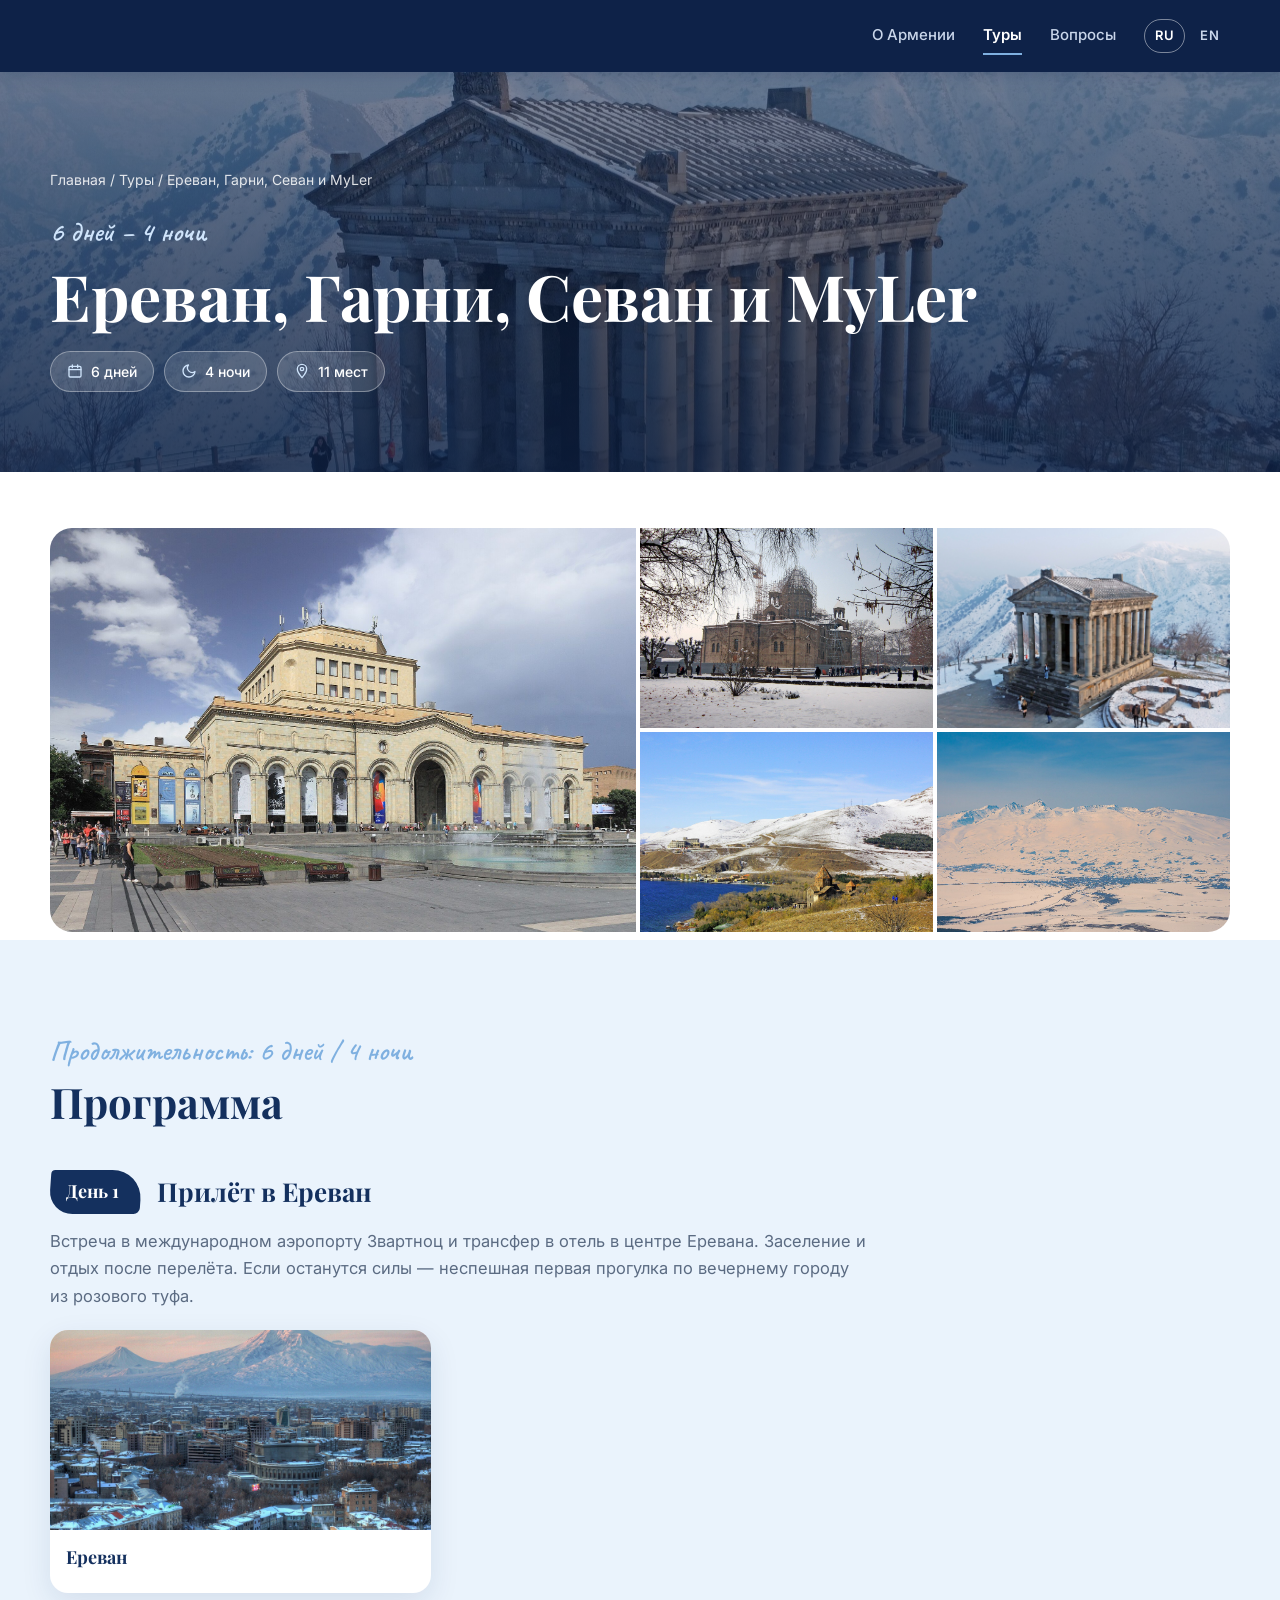
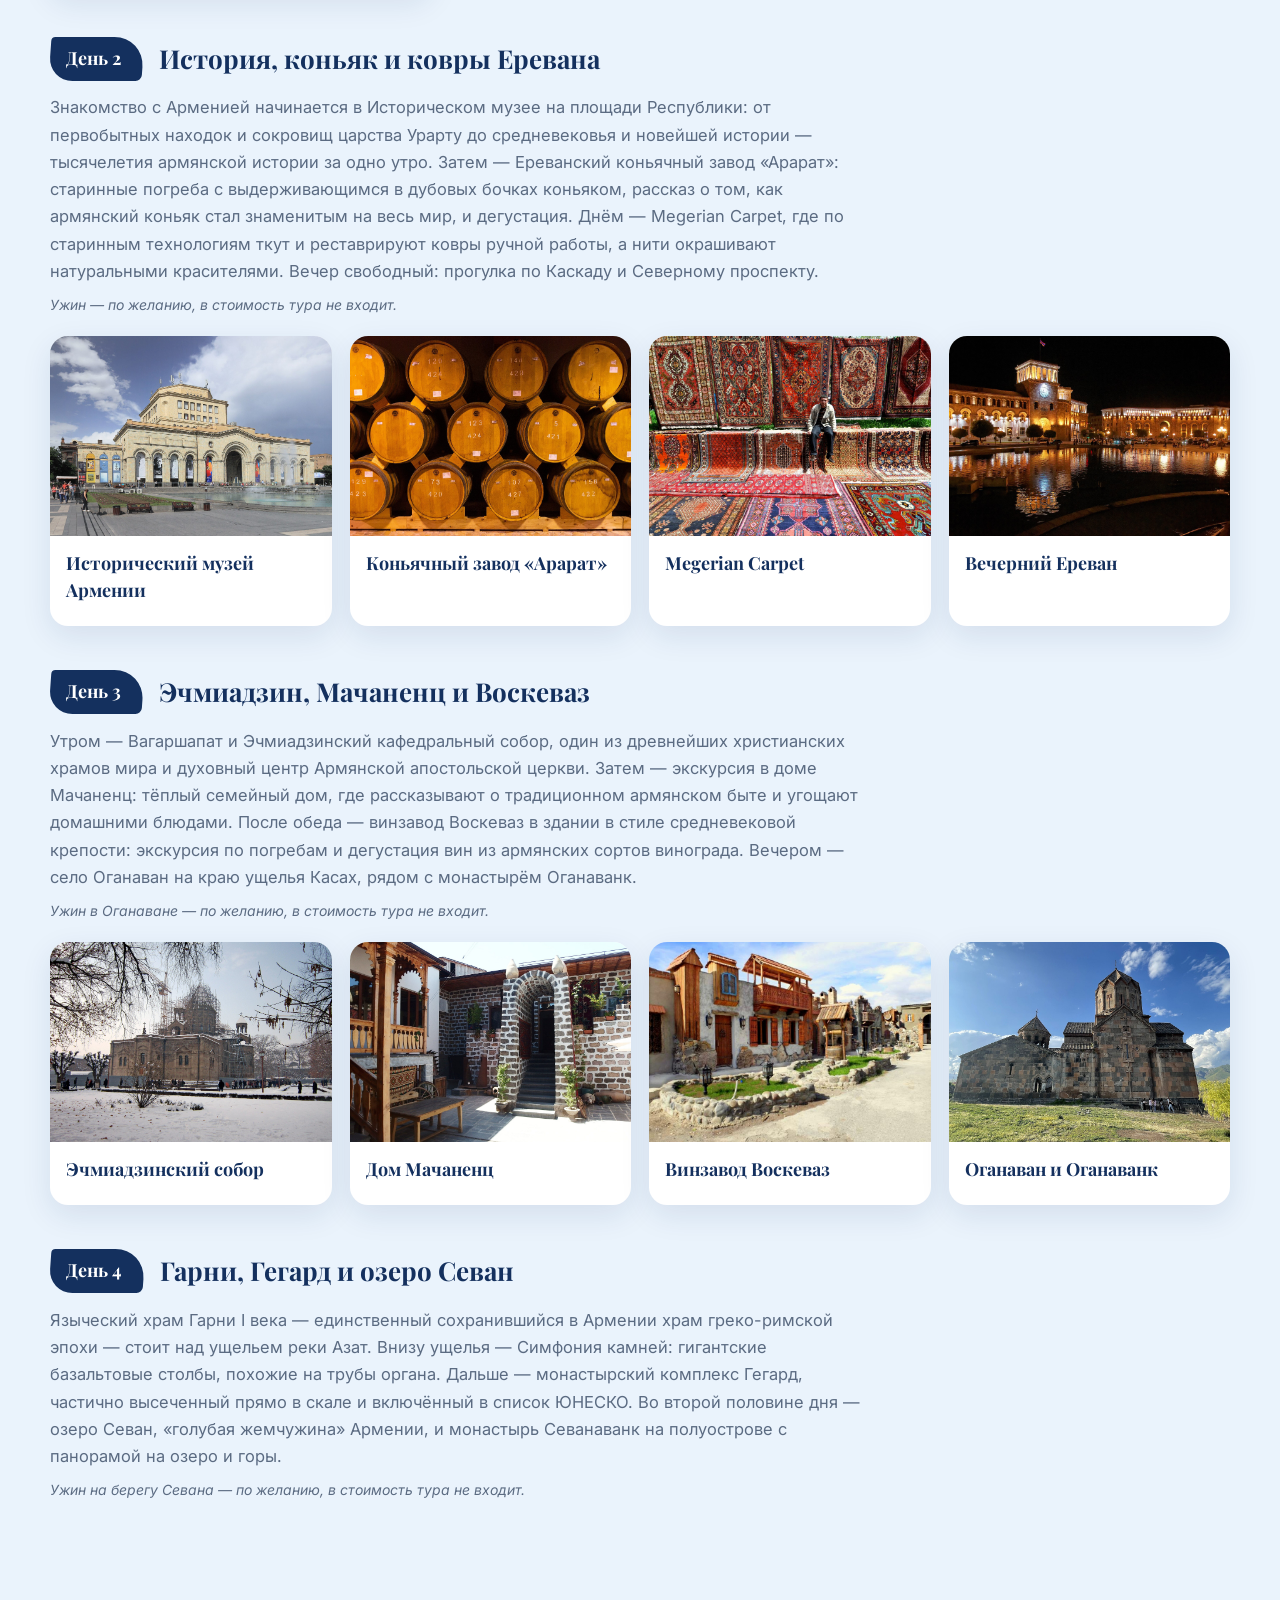
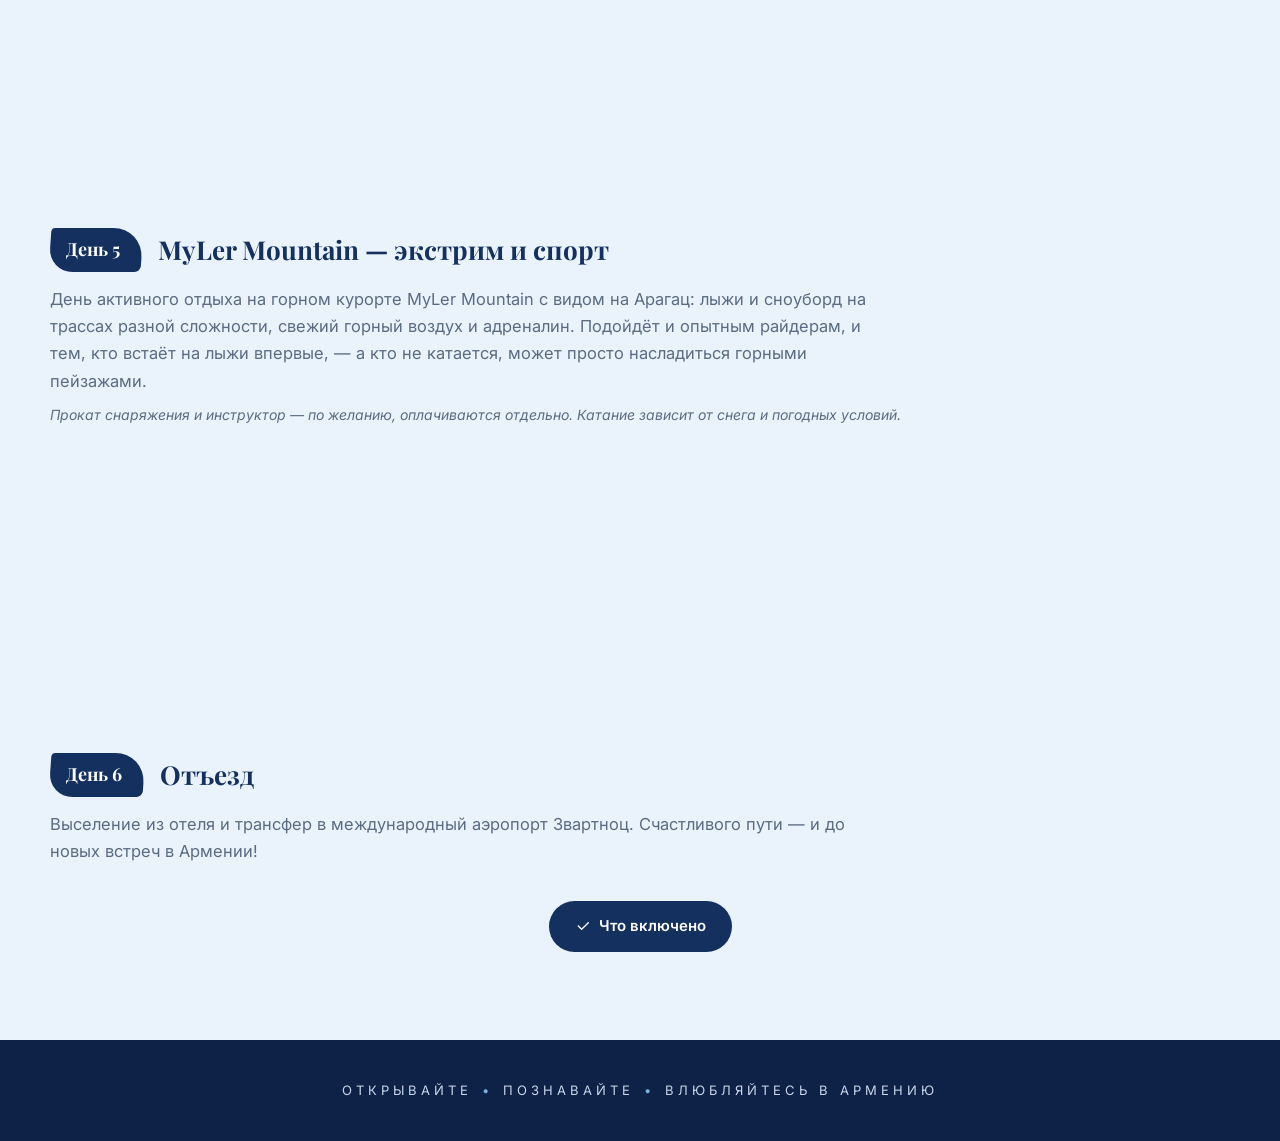
<file: tour-yerevan-garni-sevan-myler.html>
<!doctype html>
<html lang="ru">
<head>
<meta charset="utf-8">
<meta name="viewport" content="width=device-width, initial-scale=1">
<title>Ереван, Гарни, Севан и MyLer — туры по Армении</title>
<meta name="description" content="Ереван, Гарни, Севан и MyLer (6 дней / 4 ночи): Исторический музей, коньячный завод «Арарат», Megerian Carpet, Эчмиадзин, дом Мачаненц, винзавод Воскеваз, Гарни, Гегард, Симфония камней, Севанаванк и активный день на MyLer Mountain.">
<!-- SEO -->
<link rel="canonical" href="https://khanumyan.github.io/armenian-landing-avangarde-6days/tour-yerevan-garni-sevan-myler.html">
<link rel="alternate" hreflang="ru" href="https://khanumyan.github.io/armenian-landing-avangarde-6days/tour-yerevan-garni-sevan-myler.html">
<link rel="alternate" hreflang="en" href="https://khanumyan.github.io/armenian-landing-avangarde-6days/en/tour-yerevan-garni-sevan-myler.html">
<link rel="alternate" hreflang="x-default" href="https://khanumyan.github.io/armenian-landing-avangarde-6days/tour-yerevan-garni-sevan-myler.html">
<meta name="robots" content="index,follow">
<meta property="og:type" content="website">
<meta property="og:locale" content="ru_RU">
<meta property="og:site_name" content="Visit Armenia">
<meta property="og:title" content="Ереван, Гарни, Севан и MyLer — туры по Армении">
<meta property="og:description" content="Ереван, Гарни, Севан и MyLer (6 дней / 4 ночи): Исторический музей, коньячный завод «Арарат», Megerian Carpet, Эчмиадзин, дом Мачаненц, винзавод Воскеваз, Гарни, Гегард, Симфония камней, Севанаванк и активный день на MyLer Mountain.">
<meta property="og:url" content="https://khanumyan.github.io/armenian-landing-avangarde-6days/tour-yerevan-garni-sevan-myler.html">
<meta property="og:image" content="https://khanumyan.github.io/armenian-landing-avangarde-6days/img/garni.jpg">
<meta name="twitter:card" content="summary_large_image">
<!-- /SEO -->
<link rel="preconnect" href="https://fonts.googleapis.com">
<link rel="preconnect" href="https://fonts.gstatic.com" crossorigin>
<link href="https://fonts.googleapis.com/css2?family=Playfair+Display:wght@600;700;800&family=Inter:wght@400;500;600&family=Caveat:wght@600&display=swap" rel="stylesheet">
<link rel="stylesheet" href="style.css?v=25">
</head>
<body>

<header id="top">
  <div class="container nav">
    <nav class="menu" id="menu">
      <a href="index.html#about">О Армении</a>
      <a href="tours.html" class="active">Туры</a>
      <a href="index.html#faq">Вопросы</a>
    </nav>
    <div class="lang" aria-label="Язык"><a class="active" aria-current="true">RU</a><a href="en/tour-yerevan-garni-sevan-myler.html" lang="en" hreflang="en">EN</a></div>
    <button class="burger" id="burger" aria-label="Меню"><svg width="26" height="26" viewBox="0 0 24 24" fill="none" stroke="currentColor" stroke-width="2" stroke-linecap="round" aria-hidden="true"><path d="M4 7h16M4 12h16M4 17h16"/></svg></button>
  </div>
</header>

<main>
<!-- TOUR BANNER -->
<section class="page-hero" style="background-image:linear-gradient(180deg,rgba(13,32,66,.5),rgba(13,32,66,.82)),url(img/garni.jpg)">
  <div class="container">
    <div class="crumbs"><a href="index.html">Главная</a> / <a href="tours.html">Туры</a> / Ереван, Гарни, Севан и MyLer</div>
    <span class="script">6 дней – 4 ночи</span>
    <h1>Ереван, Гарни, Севан и MyLer</h1>
    <div class="chips chips-dark"><span class="chip"><svg width="16" height="16" viewBox="0 0 24 24" fill="none" stroke="currentColor" stroke-width="2" stroke-linecap="round" stroke-linejoin="round" aria-hidden="true"><rect x="3" y="5" width="18" height="16" rx="2"/><path d="M3 10h18M8 3v4M16 3v4"/></svg>6 дней</span><span class="chip"><svg width="16" height="16" viewBox="0 0 24 24" fill="none" stroke="currentColor" stroke-width="2" stroke-linecap="round" stroke-linejoin="round" aria-hidden="true"><path d="M21 12.8A9 9 0 1 1 11.2 3a7 7 0 0 0 9.8 9.8z"/></svg>4 ночи</span><span class="chip"><svg width="16" height="16" viewBox="0 0 24 24" fill="none" stroke="currentColor" stroke-width="2" stroke-linecap="round" stroke-linejoin="round" aria-hidden="true"><path d="M12 2a7 7 0 0 0-7 7c0 5 7 13 7 13s7-8 7-13a7 7 0 0 0-7-7z"/><circle cx="12" cy="9" r="2.5"/></svg>11 мест</span></div>
  </div>
</section>

<!-- PHOTOS -->
<section class="tour-overview">
  <div class="container">
    <div class="mosaic mosaic-lg"><img src="img/museum.jpg" alt="Исторический музей Армении" loading="lazy"><img src="img/etchmiadzin.jpg" alt="Эчмиадзинский собор" loading="lazy"><img src="img/garni.jpg" alt="Храм Гарни" loading="lazy"><img src="img/sevanavank.jpg" alt="Севанаванк" loading="lazy"><img src="img/myler.jpg" alt="MyLer Mountain" loading="lazy"></div>
  </div>
</section>

<!-- ITINERARY -->
<section class="tour" id="itinerary">
  <div class="container">
    <span class="script">Продолжительность: 6 дней / 4 ночи</span>
    <h2>Программа</h2>
      <div class="day-block">
        <div class="day-head"><span class="brush"><span>День 1</span></span><h3>Прилёт в Ереван</h3></div>
        <p class="day-text">Встреча в международном аэропорту Звартноц и трансфер в отель в центре Еревана. Заселение и отдых после перелёта. Если останутся силы — неспешная первая прогулка по вечернему городу из розового туфа.</p>
        <div class="places">
          <figure class="place reveal"><img src="img/yerevan.jpg" alt="Ереван" loading="lazy"><figcaption><b>Ереван</b></figcaption></figure>
        </div>
      </div>
      <div class="day-block">
        <div class="day-head"><span class="brush"><span>День 2</span></span><h3>История, коньяк и ковры Еревана</h3></div>
        <p class="day-text">Знакомство с Арменией начинается в Историческом музее на площади Республики: от первобытных находок и сокровищ царства Урарту до средневековья и новейшей истории — тысячелетия армянской истории за одно утро. Затем — Ереванский коньячный завод «Арарат»: старинные погреба с выдерживающимся в дубовых бочках коньяком, рассказ о том, как армянский коньяк стал знаменитым на весь мир, и дегустация. Днём — Megerian Carpet, где по старинным технологиям ткут и реставрируют ковры ручной работы, а нити окрашивают натуральными красителями. Вечер свободный: прогулка по Каскаду и Северному проспекту.</p>
        <p class="day-note">Ужин — по желанию, в стоимость тура не входит.</p>
        <div class="places places-4">
          <figure class="place reveal"><img src="img/museum.jpg" alt="Исторический музей Армении" loading="lazy"><figcaption><b>Исторический музей Армении</b></figcaption></figure>
          <figure class="place reveal"><img src="img/brandy.jpg" alt="Коньячный завод «Арарат»" loading="lazy"><figcaption><b>Коньячный завод «Арарат»</b></figcaption></figure>
          <figure class="place reveal"><img src="img/vernissage.jpg" alt="Megerian Carpet" loading="lazy"><figcaption><b>Megerian Carpet</b></figcaption></figure>
          <figure class="place reveal"><img src="img/yerevan-night.jpg" alt="Вечерний Ереван" loading="lazy"><figcaption><b>Вечерний Ереван</b></figcaption></figure>
        </div>
      </div>
      <div class="day-block">
        <div class="day-head"><span class="brush"><span>День 3</span></span><h3>Эчмиадзин, Мачаненц и Воскеваз</h3></div>
        <p class="day-text">Утром — Вагаршапат и Эчмиадзинский кафедральный собор, один из древнейших христианских храмов мира и духовный центр Армянской апостольской церкви. Затем — экскурсия в доме Мачаненц: тёплый семейный дом, где рассказывают о традиционном армянском быте и угощают домашними блюдами. После обеда — винзавод Воскеваз в здании в стиле средневековой крепости: экскурсия по погребам и дегустация вин из армянских сортов винограда. Вечером — село Оганаван на краю ущелья Касах, рядом с монастырём Оганаванк.</p>
        <p class="day-note">Ужин в Оганаване — по желанию, в стоимость тура не входит.</p>
        <div class="places places-4">
          <figure class="place reveal"><img src="img/etchmiadzin.jpg" alt="Эчмиадзинский собор" loading="lazy"><figcaption><b>Эчмиадзинский собор</b></figcaption></figure>
          <figure class="place reveal"><img src="img/machanents.jpg" alt="Дом Мачаненц" loading="lazy"><figcaption><b>Дом Мачаненц</b></figcaption></figure>
          <figure class="place reveal"><img src="img/voskevaz.jpg" alt="Винзавод Воскеваз" loading="lazy"><figcaption><b>Винзавод Воскеваз</b></figcaption></figure>
          <figure class="place reveal"><img src="img/ohanavank.jpg" alt="Оганаван и Оганаванк" loading="lazy"><figcaption><b>Оганаван и Оганаванк</b></figcaption></figure>
        </div>
      </div>
      <div class="day-block">
        <div class="day-head"><span class="brush"><span>День 4</span></span><h3>Гарни, Гегард и озеро Севан</h3></div>
        <p class="day-text">Языческий храм Гарни I века — единственный сохранившийся в Армении храм греко-римской эпохи — стоит над ущельем реки Азат. Внизу ущелья — Симфония камней: гигантские базальтовые столбы, похожие на трубы органа. Дальше — монастырский комплекс Гегард, частично высеченный прямо в скале и включённый в список ЮНЕСКО. Во второй половине дня — озеро Севан, «голубая жемчужина» Армении, и монастырь Севанаванк на полуострове с панорамой на озеро и горы.</p>
        <p class="day-note">Ужин на берегу Севана — по желанию, в стоимость тура не входит.</p>
        <div class="places places-4">
          <figure class="place reveal"><img src="img/garni.jpg" alt="Храм Гарни" loading="lazy"><figcaption><b>Храм Гарни</b></figcaption></figure>
          <figure class="place reveal"><img src="img/symphony.jpg" alt="Симфония камней" loading="lazy"><figcaption><b>Симфония камней</b></figcaption></figure>
          <figure class="place reveal"><img src="img/geghard.jpg" alt="Монастырь Гегард" loading="lazy"><figcaption><b>Монастырь Гегард</b></figcaption></figure>
          <figure class="place reveal"><img src="img/sevanavank.jpg" alt="Севанаванк" loading="lazy"><figcaption><b>Севанаванк</b></figcaption></figure>
        </div>
      </div>
      <div class="day-block">
        <div class="day-head"><span class="brush"><span>День 5</span></span><h3>MyLer Mountain — экстрим и спорт</h3></div>
        <p class="day-text">День активного отдыха на горном курорте MyLer Mountain с видом на Арагац: лыжи и сноуборд на трассах разной сложности, свежий горный воздух и адреналин. Подойдёт и опытным райдерам, и тем, кто встаёт на лыжи впервые, — а кто не катается, может просто насладиться горными пейзажами.</p>
        <p class="day-note">Прокат снаряжения и инструктор — по желанию, оплачиваются отдельно. Катание зависит от снега и погодных условий.</p>
        <div class="places">
          <figure class="place reveal"><img src="img/myler.jpg" alt="MyLer Mountain" loading="lazy"><figcaption><b>MyLer Mountain</b></figcaption></figure>
        </div>
      </div>
      <div class="day-block">
        <div class="day-head"><span class="brush"><span>День 6</span></span><h3>Отъезд</h3></div>
        <p class="day-text">Выселение из отеля и трансфер в международный аэропорт Звартноц. Счастливого пути — и до новых встреч в Армении!</p>
      </div>

    <div class="tour-nav">
      <a href="tours.html#included" class="btn"><svg width="16" height="16" viewBox="0 0 24 24" fill="none" stroke="currentColor" stroke-width="2" stroke-linecap="round" stroke-linejoin="round" aria-hidden="true"><path d="M5 12l5 5L20 7"/></svg> Что включено</a>
    </div>
  </div>
</section>
</main>

<footer>
  <div class="container foot">
    <div class="motto">Открывайте<i>•</i>Познавайте<i>•</i>Влюбляйтесь в Армению</div>
  </div>
</footer>

<script>
  // Mobile menu
  const menu = document.getElementById('menu');
  document.getElementById('burger').onclick = () => menu.classList.toggle('open');
  menu.querySelectorAll('a').forEach(a => a.addEventListener('click', () => menu.classList.remove('open')));

  // Reveal on scroll
  const io = new IntersectionObserver(es => es.forEach(e => {
    if (e.isIntersecting) { e.target.classList.add('in'); io.unobserve(e.target); }
  }), {threshold: .12});
  document.querySelectorAll('.reveal').forEach(el => io.observe(el));
</script>
<script>document.querySelectorAll('.lang a[href]').forEach(a=>a.addEventListener('click',()=>{a.href=a.href.split('#')[0]+location.hash}))</script>
</body>
</html>
</file>
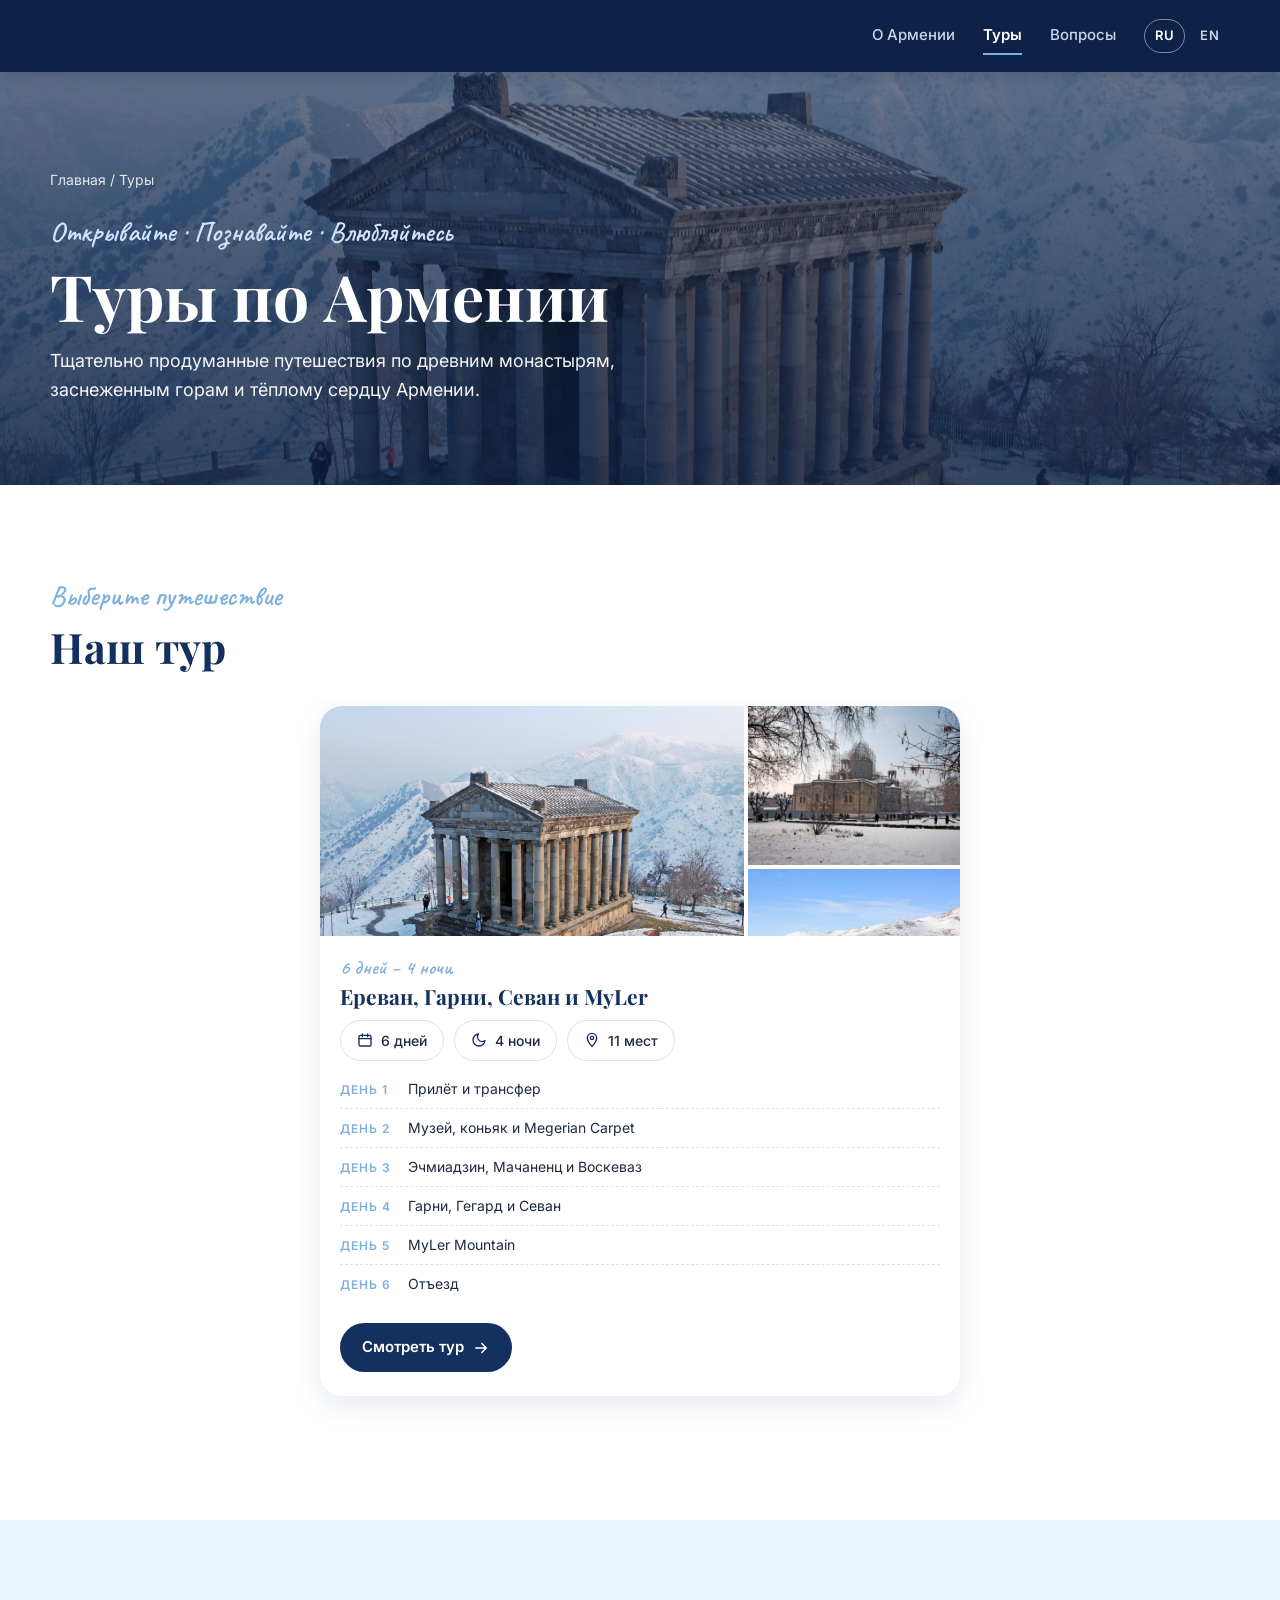
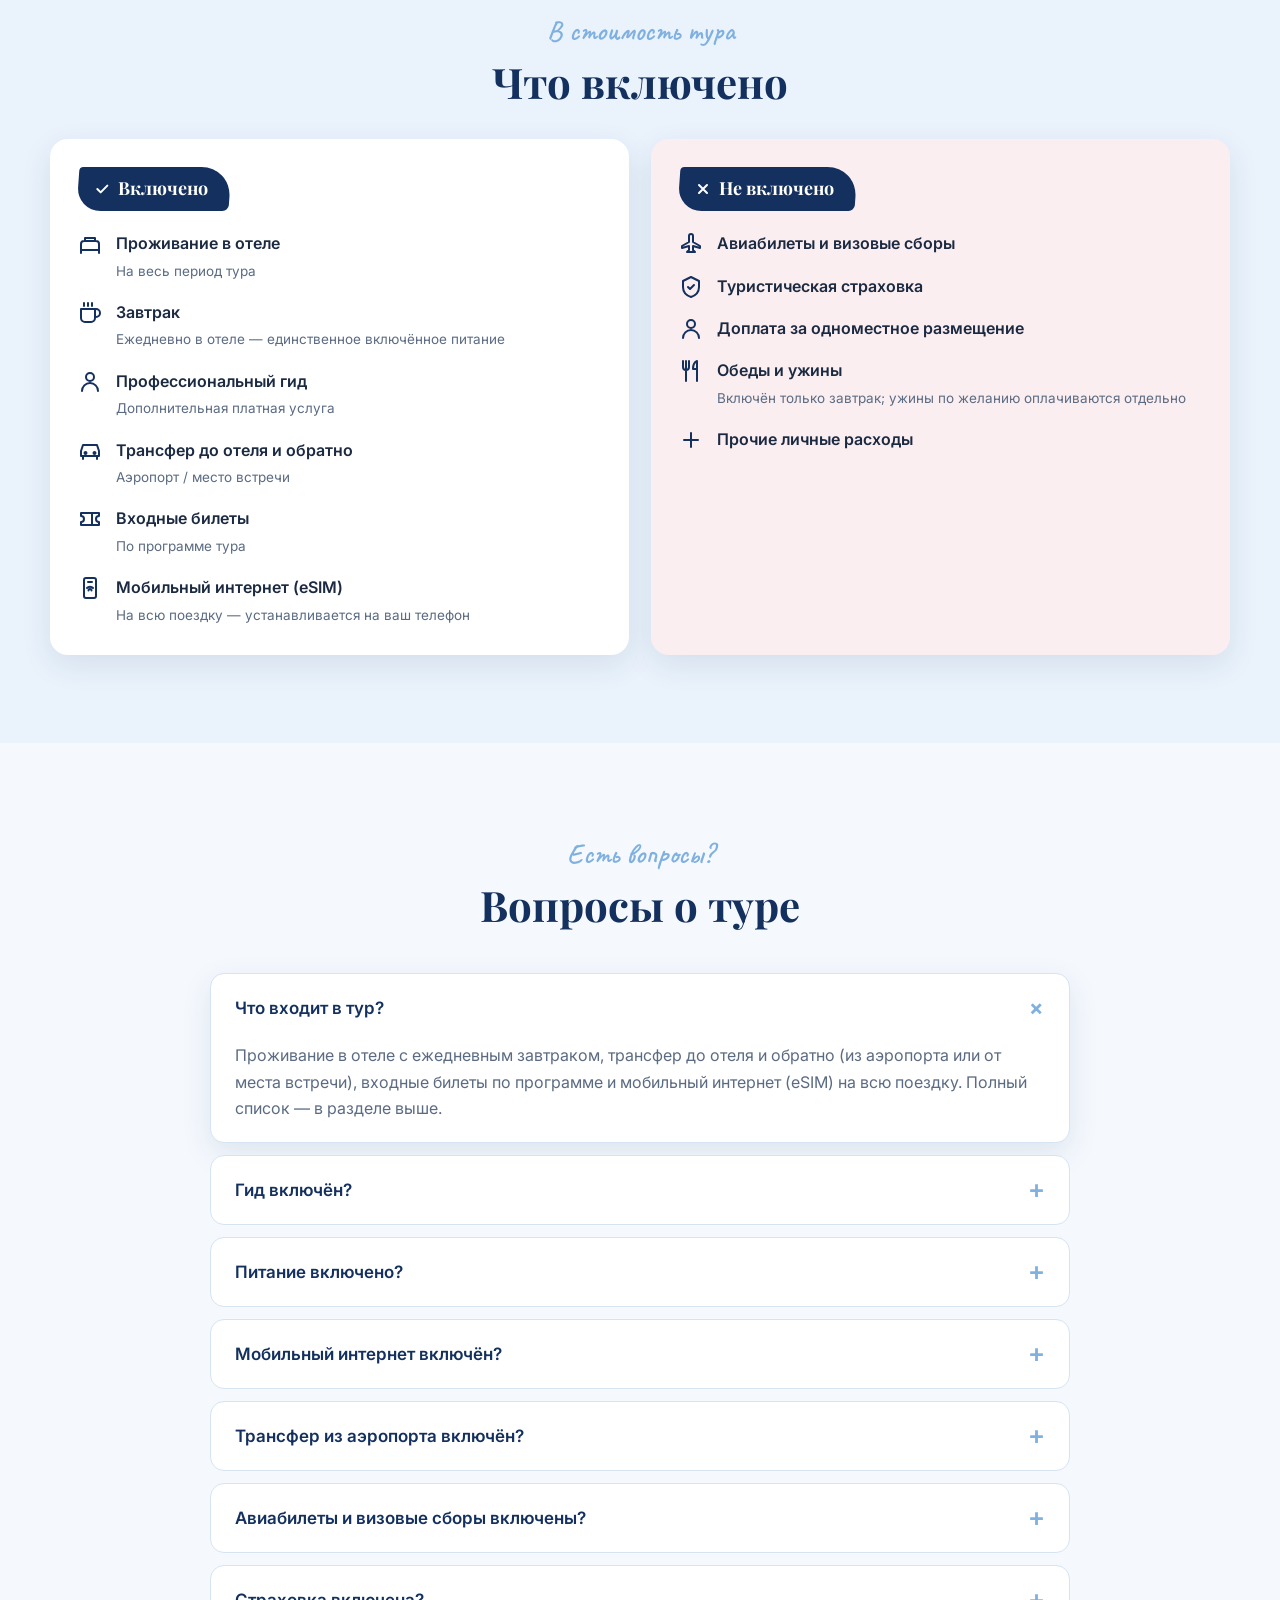
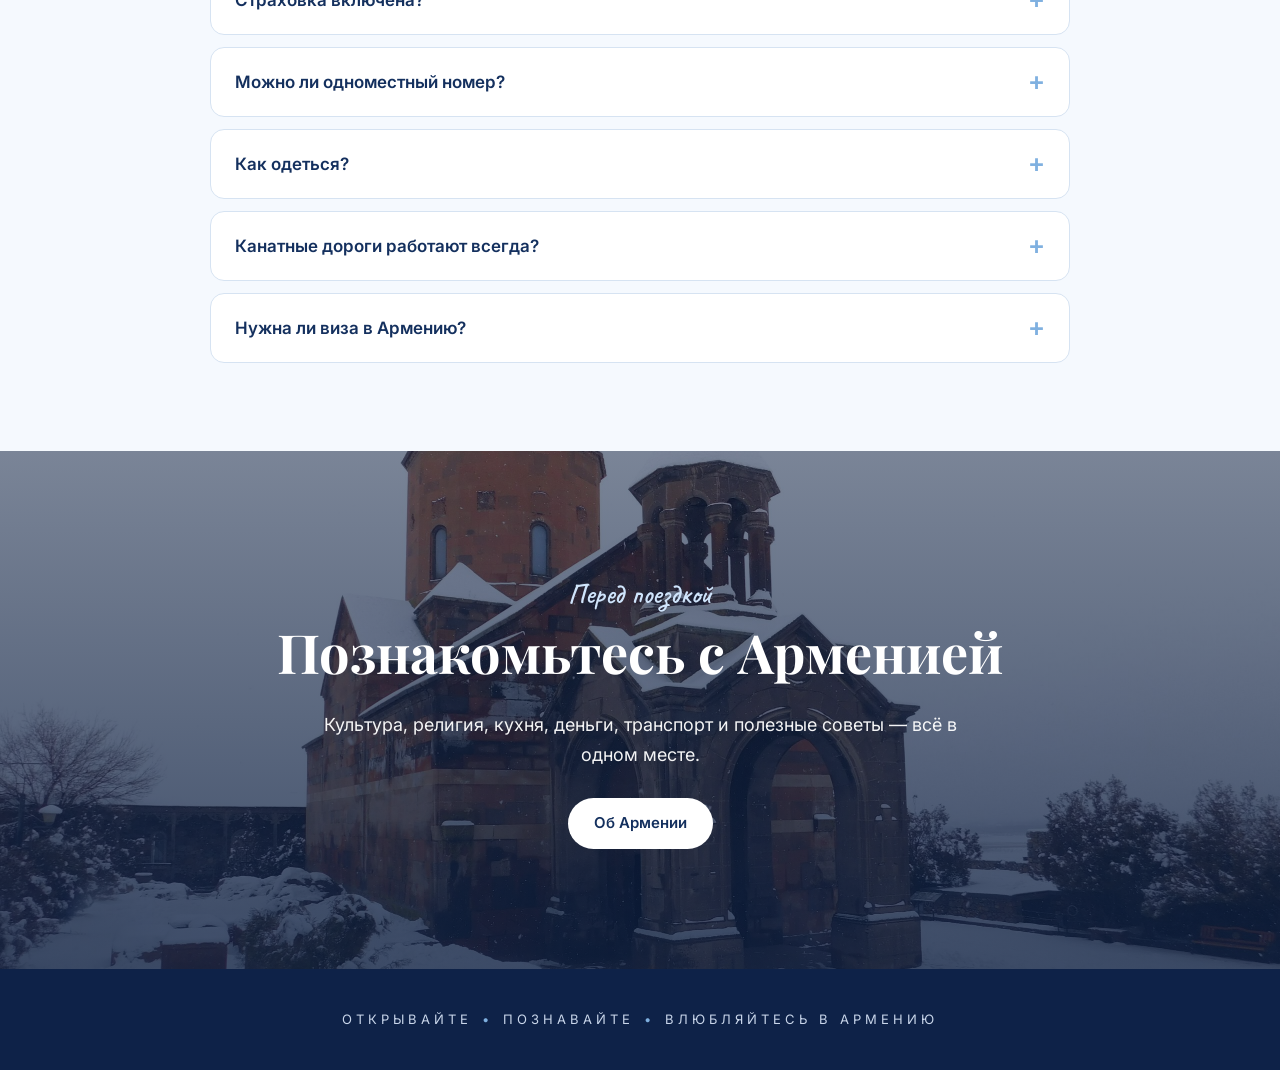
<file: tours.html>
<!doctype html>
<html lang="ru">
<head>
<meta charset="utf-8">
<meta name="viewport" content="width=device-width, initial-scale=1">
<title>Туры по Армении</title>
<meta name="description" content="Тур по Армении на 6 дней / 4 ночи — Ереван, Эчмиадзин, Гарни, Гегард, озеро Севан и MyLer Mountain, с трансфером из аэропорта, отелем с завтраком и мобильным интернетом (eSIM).">
<!-- SEO -->
<link rel="canonical" href="https://khanumyan.github.io/armenian-landing-avangarde-6days/tours.html">
<link rel="alternate" hreflang="ru" href="https://khanumyan.github.io/armenian-landing-avangarde-6days/tours.html">
<link rel="alternate" hreflang="en" href="https://khanumyan.github.io/armenian-landing-avangarde-6days/en/tours.html">
<link rel="alternate" hreflang="x-default" href="https://khanumyan.github.io/armenian-landing-avangarde-6days/tours.html">
<meta name="robots" content="index,follow">
<meta property="og:type" content="website">
<meta property="og:locale" content="ru_RU">
<meta property="og:site_name" content="Visit Armenia">
<meta property="og:title" content="Туры по Армении">
<meta property="og:description" content="Тур по Армении на 6 дней / 4 ночи — Ереван, Эчмиадзин, Гарни, Гегард, озеро Севан и MyLer Mountain, с трансфером из аэропорта, отелем с завтраком и мобильным интернетом (eSIM).">
<meta property="og:url" content="https://khanumyan.github.io/armenian-landing-avangarde-6days/tours.html">
<meta property="og:image" content="https://khanumyan.github.io/armenian-landing-avangarde-6days/img/garni.jpg">
<meta name="twitter:card" content="summary_large_image">
<!-- /SEO -->
<link rel="preconnect" href="https://fonts.googleapis.com">
<link rel="preconnect" href="https://fonts.gstatic.com" crossorigin>
<link href="https://fonts.googleapis.com/css2?family=Playfair+Display:wght@600;700;800&family=Inter:wght@400;500;600&family=Caveat:wght@600&display=swap" rel="stylesheet">
<link rel="stylesheet" href="style.css?v=25">
</head>
<body>

<header id="top">
  <div class="container nav">
    <nav class="menu" id="menu">
      <a href="index.html#about">О Армении</a>
      <a href="tours.html" class="active">Туры</a>
      <a href="index.html#faq">Вопросы</a>
    </nav>
    <div class="lang" aria-label="Язык"><a class="active" aria-current="true">RU</a><a href="en/tours.html" lang="en" hreflang="en">EN</a></div>
    <button class="burger" id="burger" aria-label="Меню"><svg width="26" height="26" viewBox="0 0 24 24" fill="none" stroke="currentColor" stroke-width="2" stroke-linecap="round" aria-hidden="true"><path d="M4 7h16M4 12h16M4 17h16"/></svg></button>
  </div>
</header>

<main>
<!-- PAGE BANNER -->
<section class="page-hero">
  <div class="container">
    <div class="crumbs"><a href="index.html">Главная</a> / Туры</div>
    <span class="script">Открывайте · Познавайте · Влюбляйтесь</span>
    <h1>Туры по Армении</h1>
    <p>Тщательно продуманные путешествия по древним монастырям, заснеженным горам и тёплому сердцу Армении.</p>
  </div>
</section>

<!-- TOURS LIST: one row, arrows scroll it -->
<section class="tours-list">
  <div class="container">
    <div class="tours-head">
      <div>
        <span class="script">Выберите путешествие</span>
        <h2>Наш тур</h2>
      </div>
    </div>
  </div>
  <div class="tour-slider">
    <div class="tour-track tour-track-single" id="tourTrack">
    <a class="tour-card" href="tour-yerevan-garni-sevan-myler.html">
      <div class="mosaic"><img src="img/garni.jpg" alt="Храм Гарни" loading="lazy"><img src="img/etchmiadzin.jpg" alt="Эчмиадзинский собор" loading="lazy"><img src="img/sevanavank.jpg" alt="Севанаванк" loading="lazy"></div>
      <div class="tour-card-body">
        <span class="script">6 дней – 4 ночи</span>
        <h3>Ереван, Гарни, Севан и MyLer</h3>
        <div class="chips"><span class="chip"><svg width="16" height="16" viewBox="0 0 24 24" fill="none" stroke="currentColor" stroke-width="2" stroke-linecap="round" stroke-linejoin="round" aria-hidden="true"><rect x="3" y="5" width="18" height="16" rx="2"/><path d="M3 10h18M8 3v4M16 3v4"/></svg>6 дней</span><span class="chip"><svg width="16" height="16" viewBox="0 0 24 24" fill="none" stroke="currentColor" stroke-width="2" stroke-linecap="round" stroke-linejoin="round" aria-hidden="true"><path d="M21 12.8A9 9 0 1 1 11.2 3a7 7 0 0 0 9.8 9.8z"/></svg>4 ночи</span><span class="chip"><svg width="16" height="16" viewBox="0 0 24 24" fill="none" stroke="currentColor" stroke-width="2" stroke-linecap="round" stroke-linejoin="round" aria-hidden="true"><path d="M12 2a7 7 0 0 0-7 7c0 5 7 13 7 13s7-8 7-13a7 7 0 0 0-7-7z"/><circle cx="12" cy="9" r="2.5"/></svg>11 мест</span></div>
        <ul class="day-list"><li><span>День 1</span>Прилёт и трансфер</li><li><span>День 2</span>Музей, коньяк и Megerian Carpet</li><li><span>День 3</span>Эчмиадзин, Мачаненц и Воскеваз</li><li><span>День 4</span>Гарни, Гегард и Севан</li><li><span>День 5</span>MyLer Mountain</li><li><span>День 6</span>Отъезд</li></ul>
        <span class="more">Смотреть тур <svg width="18" height="18" viewBox="0 0 24 24" fill="none" stroke="currentColor" stroke-width="2" stroke-linecap="round" stroke-linejoin="round" aria-hidden="true"><path d="M5 12h14M13 6l6 6-6 6"/></svg></span>
      </div>
    </a>
    </div>
  </div>
</section>

<!-- INCLUDED / NOT INCLUDED (all tours) -->
<section class="tour tour-incl" id="included">
  <div class="container">
    <div class="center">
      <span class="script">В стоимость тура</span>
      <h2>Что включено</h2>
    </div>
    <div class="incl">
      <div class="box reveal">
        <span class="brush"><span><svg width="16" height="16" viewBox="0 0 24 24" fill="none" stroke="currentColor" stroke-width="3" stroke-linecap="round" stroke-linejoin="round" aria-hidden="true"><path d="M5 12l5 5L20 7"/></svg> Включено</span></span>
        <ul>
          <li><svg width="24" height="24" viewBox="0 0 24 24" fill="none" stroke="currentColor" stroke-width="2" stroke-linecap="round" stroke-linejoin="round" aria-hidden="true"><path d="M3 18v-6a3 3 0 0 1 3-3h12a3 3 0 0 1 3 3v6M3 18h18M3 21v-3M21 21v-3M7 9V6h10v3"/></svg><div><b>Проживание в отеле</b><small>На весь период тура</small></div></li>
          <li><svg width="24" height="24" viewBox="0 0 24 24" fill="none" stroke="currentColor" stroke-width="2" stroke-linecap="round" stroke-linejoin="round" aria-hidden="true"><path d="M17 8h1a4 4 0 0 1 0 8h-1M3 8h14v9a4 4 0 0 1-4 4H7a4 4 0 0 1-4-4zM6 2v3M10 2v3M14 2v3"/></svg><div><b>Завтрак</b><small>Ежедневно в отеле — единственное включённое питание</small></div></li>
          <li><svg width="24" height="24" viewBox="0 0 24 24" fill="none" stroke="currentColor" stroke-width="2" stroke-linecap="round" stroke-linejoin="round" aria-hidden="true"><circle cx="12" cy="7" r="4"/><path d="M4 21a8 8 0 0 1 16 0"/></svg><div><b>Профессиональный гид</b><small>Дополнительная платная услуга</small></div></li>
          <li><svg width="24" height="24" viewBox="0 0 24 24" fill="none" stroke="currentColor" stroke-width="2" stroke-linecap="round" stroke-linejoin="round" aria-hidden="true"><path d="M5 17h14M5 17v3M19 17v3M3 12l2-6h14l2 6v5H3z"/><circle cx="7.5" cy="14" r="1"/><circle cx="16.5" cy="14" r="1"/></svg><div><b>Трансфер до отеля и обратно</b><small>Аэропорт / место встречи</small></div></li>
          <li><svg width="24" height="24" viewBox="0 0 24 24" fill="none" stroke="currentColor" stroke-width="2" stroke-linecap="round" stroke-linejoin="round" aria-hidden="true"><path d="M3 9V6h18v3a3 3 0 0 0 0 6v3H3v-3a3 3 0 0 0 0-6zM14 6v12"/></svg><div><b>Входные билеты</b><small>По программе тура</small></div></li>
          <li><svg width="24" height="24" viewBox="0 0 24 24" fill="none" stroke="currentColor" stroke-width="2" stroke-linecap="round" stroke-linejoin="round" aria-hidden="true"><rect x="6" y="2" width="12" height="20" rx="2"/><path d="M10 6h4M9 12a4 4 0 0 1 6 0M10.5 14.5a1.5 1.5 0 0 1 3 0"/></svg><div><b>Мобильный интернет (eSIM)</b><small>На всю поездку — устанавливается на ваш телефон</small></div></li>
        </ul>
      </div>
      <div class="box no reveal">
        <span class="brush"><span><svg width="16" height="16" viewBox="0 0 24 24" fill="none" stroke="currentColor" stroke-width="3" stroke-linecap="round" stroke-linejoin="round" aria-hidden="true"><path d="M6 6l12 12M18 6L6 18"/></svg> Не включено</span></span>
        <ul>
          <li><svg width="24" height="24" viewBox="0 0 24 24" fill="none" stroke="currentColor" stroke-width="2" stroke-linecap="round" stroke-linejoin="round" aria-hidden="true"><path d="M10 14l-7 2v-2l7-4V4a2 2 0 0 1 4 0v6l7 4v2l-7-2v4l2 2H8l2-2z"/></svg><div><b>Авиабилеты и визовые сборы</b></div></li>
          <li><svg width="24" height="24" viewBox="0 0 24 24" fill="none" stroke="currentColor" stroke-width="2" stroke-linecap="round" stroke-linejoin="round" aria-hidden="true"><path d="M12 2l8 4v6c0 5-3.5 8.5-8 10-4.5-1.5-8-5-8-10V6z"/><path d="M9 12l2 2 4-4"/></svg><div><b>Туристическая страховка</b></div></li>
          <li><svg width="24" height="24" viewBox="0 0 24 24" fill="none" stroke="currentColor" stroke-width="2" stroke-linecap="round" stroke-linejoin="round" aria-hidden="true"><circle cx="12" cy="7" r="4"/><path d="M4 21a8 8 0 0 1 16 0"/></svg><div><b>Доплата за одноместное размещение</b></div></li>
          <li><svg width="24" height="24" viewBox="0 0 24 24" fill="none" stroke="currentColor" stroke-width="2" stroke-linecap="round" stroke-linejoin="round" aria-hidden="true"><path d="M7 2v20M4 2v6a3 3 0 0 0 6 0V2M18 22V2c-2.5 1-4 4-4 8h4"/></svg><div><b>Обеды и ужины</b><small>Включён только завтрак; ужины по желанию оплачиваются отдельно</small></div></li>
          <li><svg width="24" height="24" viewBox="0 0 24 24" fill="none" stroke="currentColor" stroke-width="2" stroke-linecap="round" stroke-linejoin="round" aria-hidden="true"><path d="M12 5v14M5 12h14"/></svg><div><b>Прочие личные расходы</b></div></li>
        </ul>
      </div>
    </div>
  </div>
</section>

<!-- TOURS FAQ -->
<section class="faq" id="tours-faq">
  <div class="container">
    <div class="center">
      <span class="script">Есть вопросы?</span>
      <h2>Вопросы о туре</h2>
    </div>
    <div class="faq-list">
      <details open>
        <summary>Что входит в тур?</summary>
        <p>Проживание в отеле с ежедневным завтраком, трансфер до отеля и обратно (из аэропорта или от места встречи), входные билеты по программе и мобильный интернет (eSIM) на всю поездку. Полный список — в разделе выше.</p>
      </details>
      <details>
        <summary>Гид включён?</summary>
        <p>Профессиональный гид доступен как дополнительная платная услуга.</p>
      </details>
      <details>
        <summary>Питание включено?</summary>
        <p>Включён только завтрак в отеле. Обеды и ужины не включены — ужины, указанные в программе, по желанию и оплачиваются отдельно.</p>
      </details>
      <details>
        <summary>Мобильный интернет включён?</summary>
        <p>Да. Мобильный интернет на всю поездку включён в виде eSIM. Убедитесь, что ваш телефон поддерживает eSIM, — мы пришлём инструкцию по установке.</p>
      </details>
      <details>
        <summary>Трансфер из аэропорта включён?</summary>
        <p>Да. Трансфер до отеля и обратно — из аэропорта или от согласованного места встречи — включён.</p>
      </details>
      <details>
        <summary>Авиабилеты и визовые сборы включены?</summary>
        <p>Нет. Авиабилеты, визовые сборы и личные расходы не включены.</p>
      </details>
      <details>
        <summary>Страховка включена?</summary>
        <p>Нет. Туристическая страховка не включена, поэтому рекомендуем оформить её до поездки.</p>
      </details>
      <details>
        <summary>Можно ли одноместный номер?</summary>
        <p>Да, с доплатой за одноместное размещение, которая не входит в стоимость тура.</p>
      </details>
      <details>
        <summary>Как одеться?</summary>
        <p>Удобная обувь для прогулок и одежда по сезону — зимой тёплые слои, шапка и перчатки. Для посещения монастырей желательна скромная одежда, закрывающая плечи.</p>
      </details>
      <details>
        <summary>Канатные дороги работают всегда?</summary>
        <p>Канатные дороги и некоторые горные развлечения зависят от погоды и работают только при благоприятных условиях.</p>
      </details>
      <details>
        <summary>Нужна ли виза в Армению?</summary>
        <p>Это зависит от гражданства. Граждане многих стран, в том числе России, могут въехать в Армению без визы — подробнее в <a href="index.html#faq">общих вопросах</a>.</p>
      </details>
    </div>
  </div>
</section>

<!-- FINAL CTA -->
<section class="final" style="background-image:linear-gradient(180deg,rgba(13,32,66,.55),rgba(13,32,66,.8)),url(img/khorvirap.jpg)">
  <div class="container">
    <span class="script" style="color:#cfe4fb">Перед поездкой</span>
    <h2>Познакомьтесь с Арменией</h2>
    <p>Культура, религия, кухня, деньги, транспорт и полезные советы — всё в одном месте.</p>
    <a href="index.html#about" class="btn light">Об Армении</a>
  </div>
</section>
</main>

<footer>
  <div class="container foot">
    <div class="motto">Открывайте<i>•</i>Познавайте<i>•</i>Влюбляйтесь в Армению</div>
  </div>
</footer>

<script>
  // Mobile menu
  const menu = document.getElementById('menu');
  document.getElementById('burger').onclick = () => menu.classList.toggle('open');
  menu.querySelectorAll('a').forEach(a => a.addEventListener('click', () => menu.classList.remove('open')));

  // Reveal on scroll
  const io = new IntersectionObserver(es => es.forEach(e => {
    if (e.isIntersecting) { e.target.classList.add('in'); io.unobserve(e.target); }
  }), {threshold: .12});
  document.querySelectorAll('.reveal').forEach(el => io.observe(el));
</script>
<script>document.querySelectorAll('.lang a[href]').forEach(a=>a.addEventListener('click',()=>{a.href=a.href.split('#')[0]+location.hash}))</script>
</body>
</html>
</file>
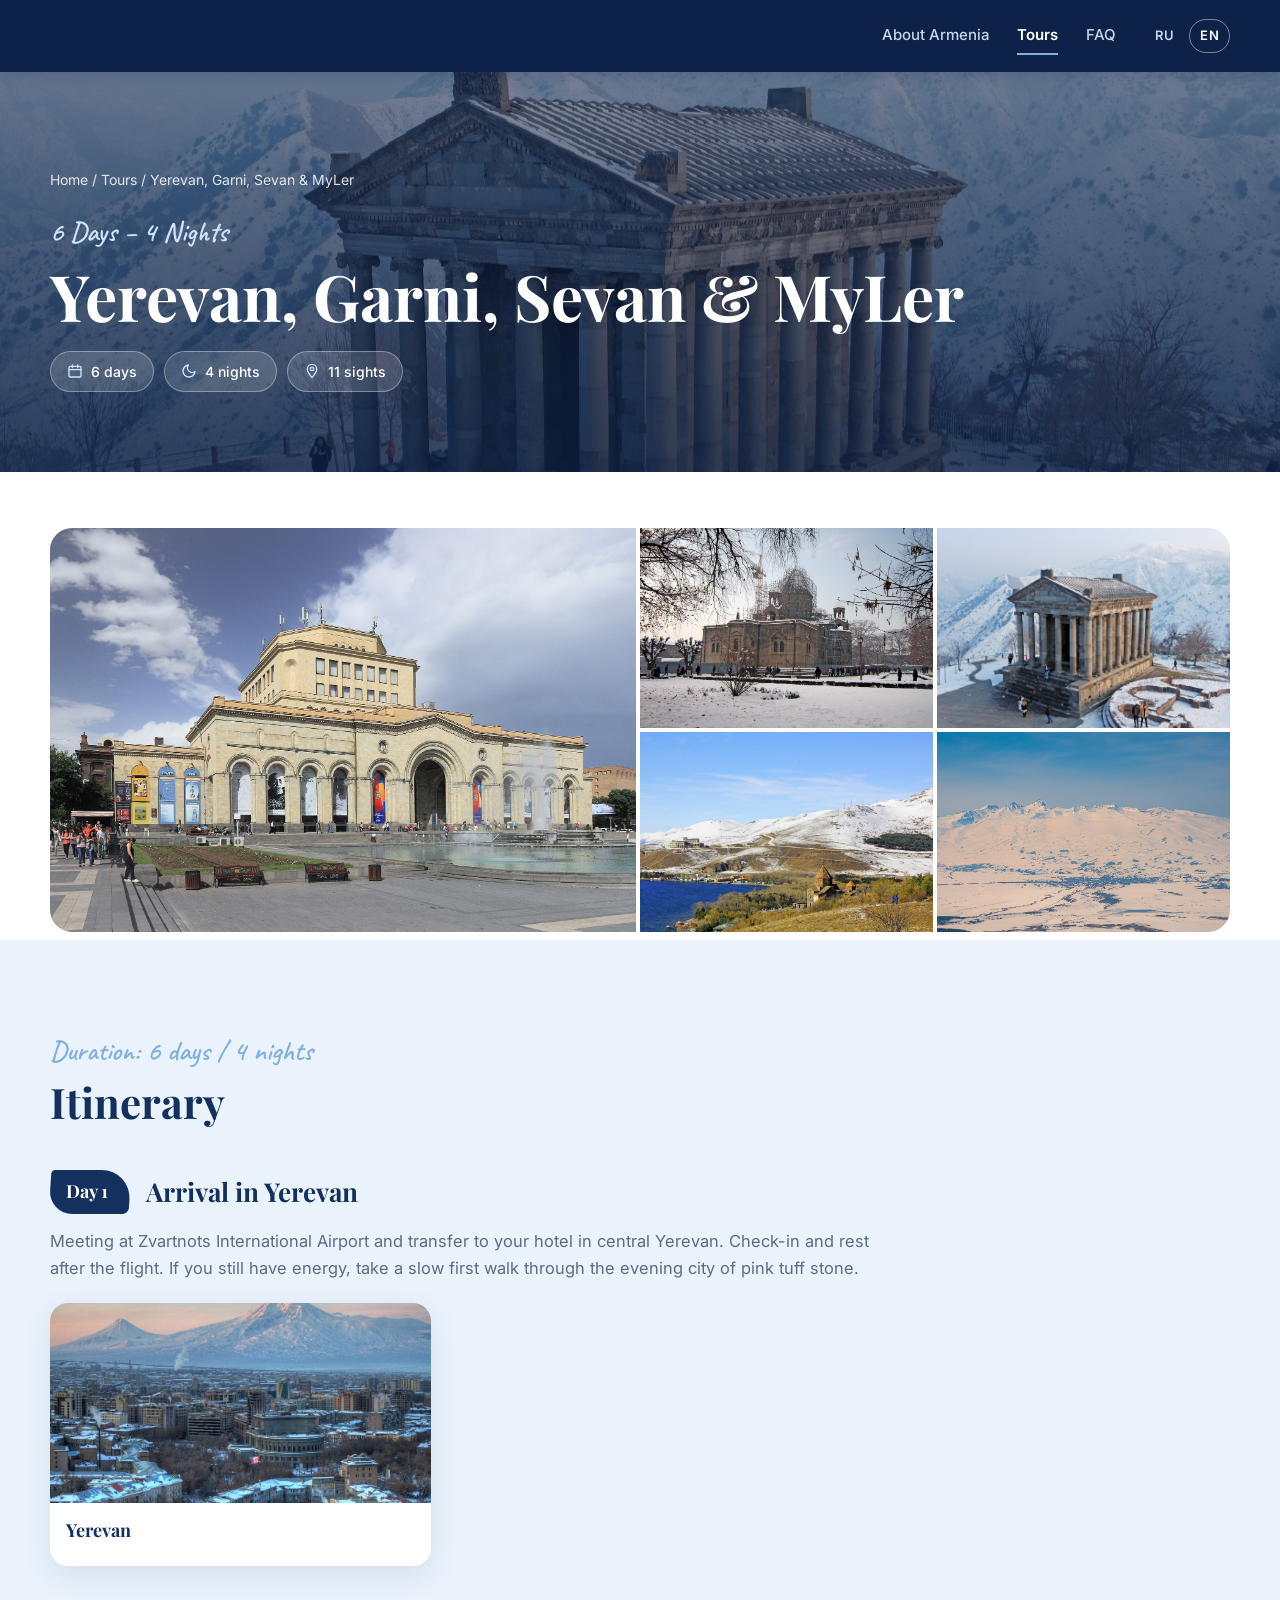
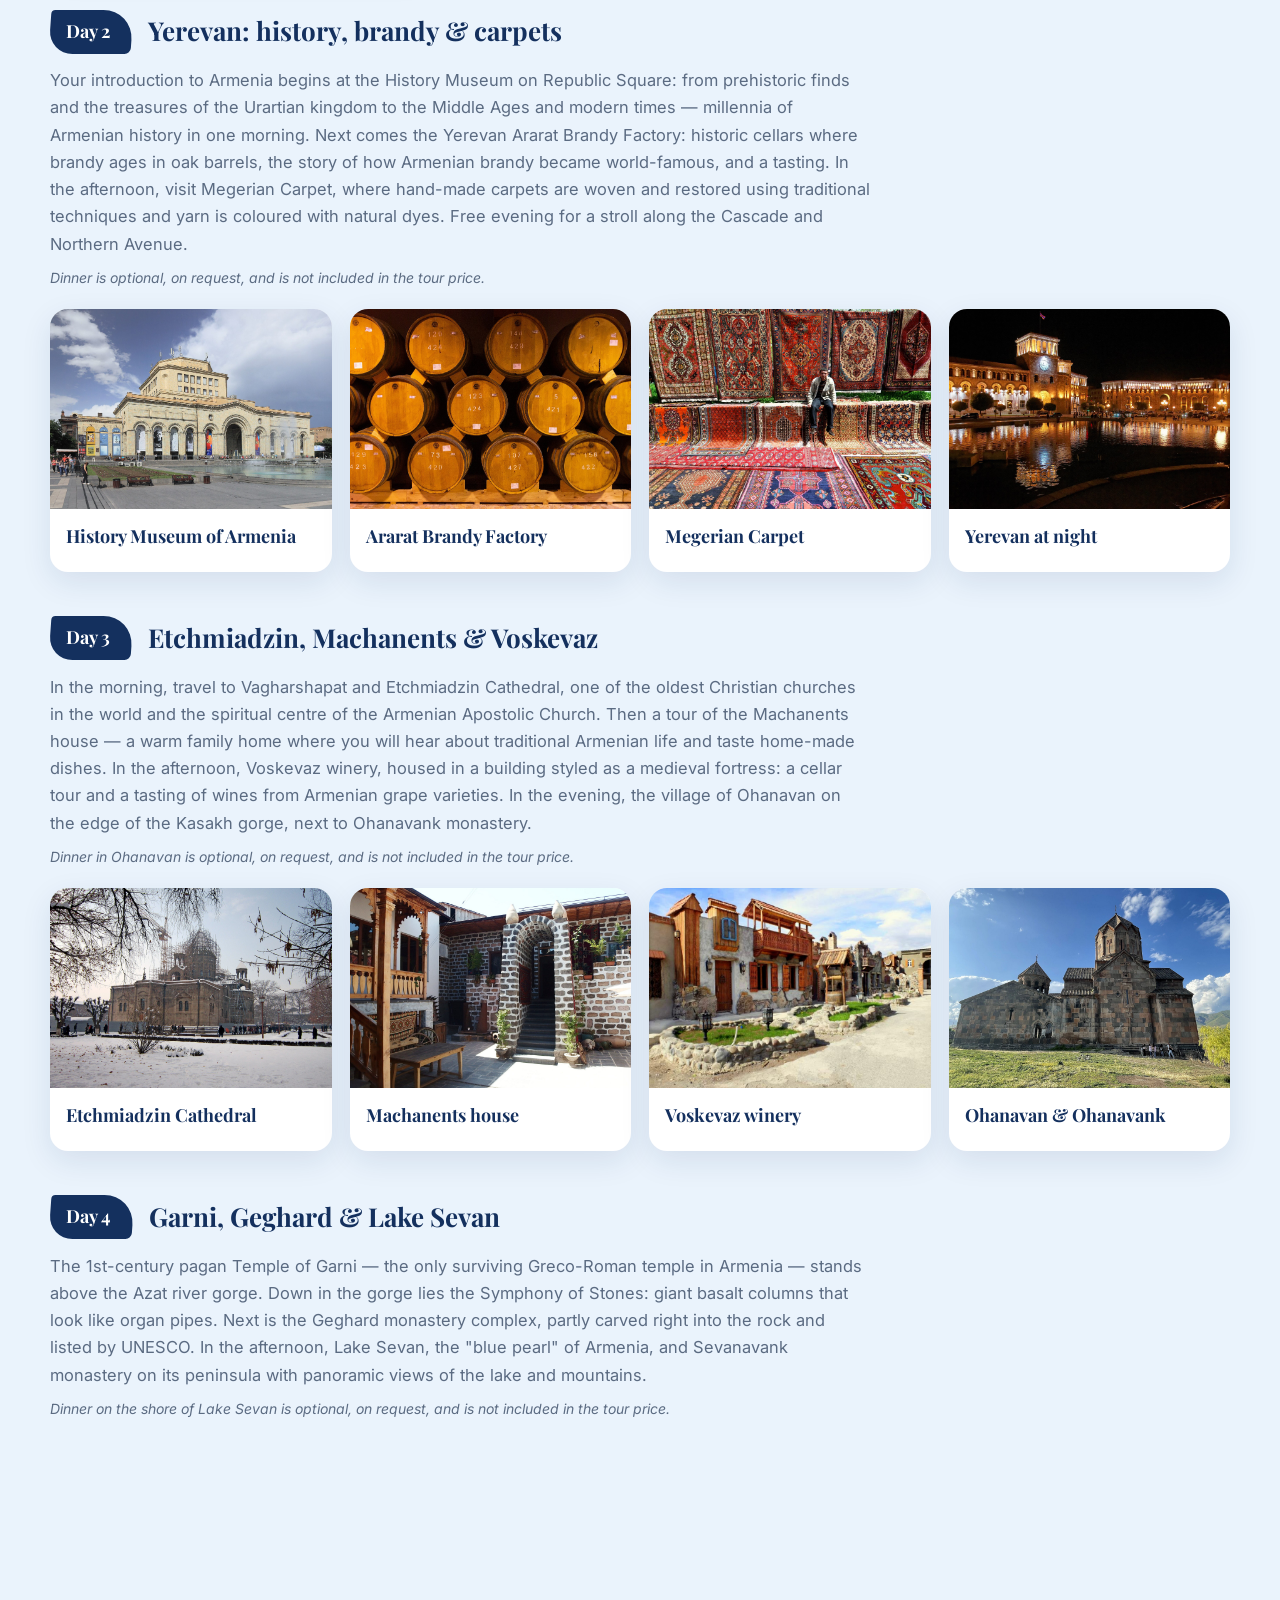
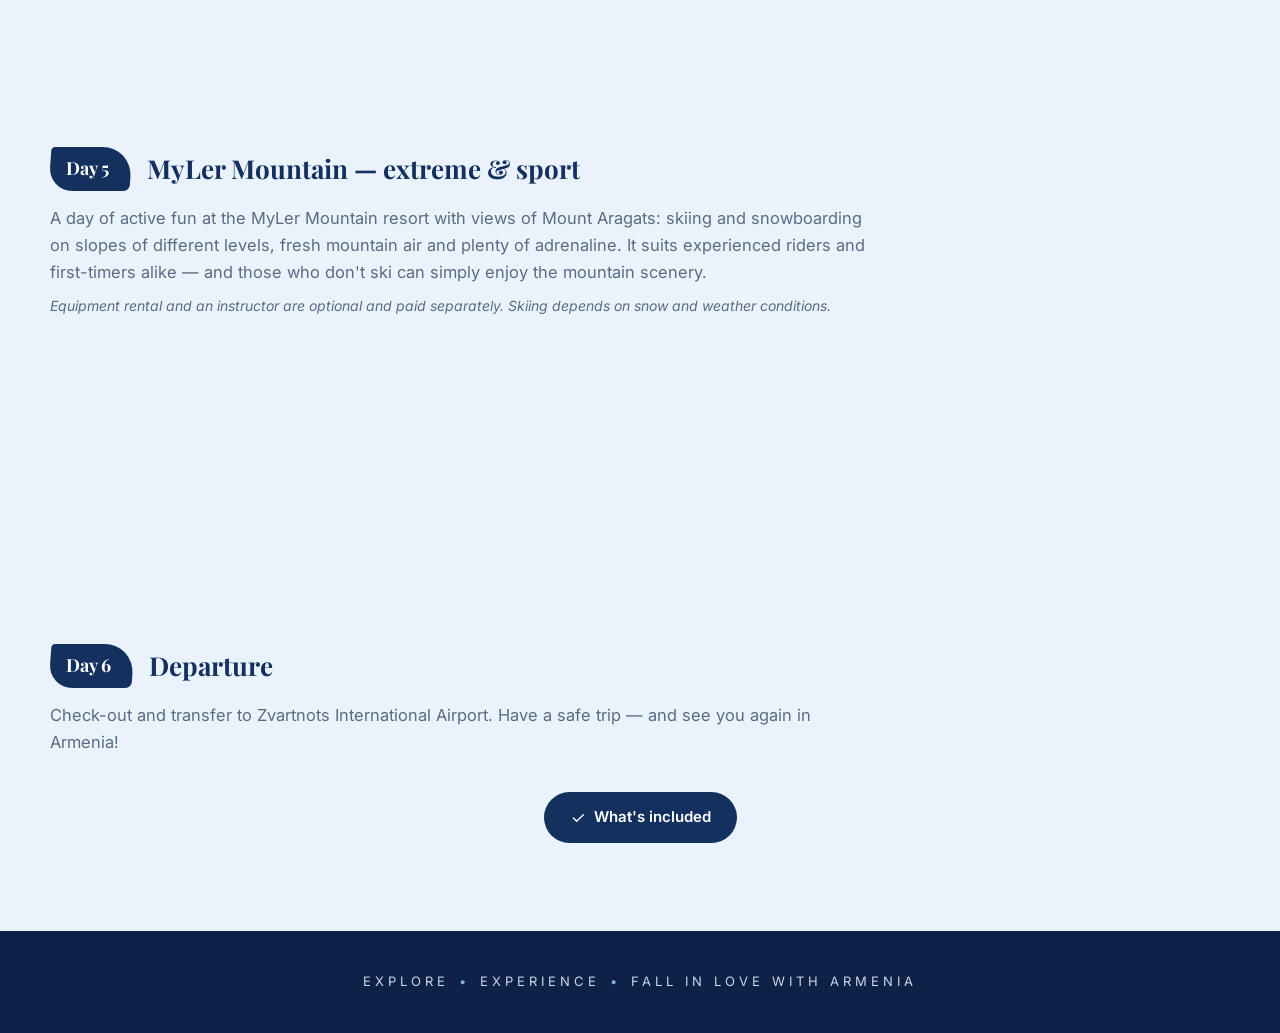
<file: en/tour-yerevan-garni-sevan-myler.html>
<!doctype html>
<html lang="en">
<head>
<meta charset="utf-8">
<meta name="viewport" content="width=device-width, initial-scale=1">
<title>Yerevan, Garni, Sevan &amp; MyLer — Tours in Armenia</title>
<meta name="description" content="Yerevan, Garni, Sevan &amp; MyLer (6 days / 4 nights): History Museum, Ararat brandy factory, Megerian Carpet, Etchmiadzin, Machanents house, Voskevaz winery, Garni, Geghard, Symphony of Stones, Sevanavank and an active day at MyLer Mountain.">
<!-- SEO -->
<link rel="canonical" href="https://khanumyan.github.io/armenian-landing-avangarde-6days/en/tour-yerevan-garni-sevan-myler.html">
<link rel="alternate" hreflang="ru" href="https://khanumyan.github.io/armenian-landing-avangarde-6days/tour-yerevan-garni-sevan-myler.html">
<link rel="alternate" hreflang="en" href="https://khanumyan.github.io/armenian-landing-avangarde-6days/en/tour-yerevan-garni-sevan-myler.html">
<link rel="alternate" hreflang="x-default" href="https://khanumyan.github.io/armenian-landing-avangarde-6days/tour-yerevan-garni-sevan-myler.html">
<meta name="robots" content="index,follow">
<meta property="og:type" content="website">
<meta property="og:locale" content="en_US">
<meta property="og:site_name" content="Visit Armenia">
<meta property="og:title" content="Yerevan, Garni, Sevan &amp; MyLer — Tours in Armenia">
<meta property="og:description" content="Yerevan, Garni, Sevan &amp; MyLer (6 days / 4 nights): History Museum, Ararat brandy factory, Megerian Carpet, Etchmiadzin, Machanents house, Voskevaz winery, Garni, Geghard, Symphony of Stones, Sevanavank and an active day at MyLer Mountain.">
<meta property="og:url" content="https://khanumyan.github.io/armenian-landing-avangarde-6days/en/tour-yerevan-garni-sevan-myler.html">
<meta property="og:image" content="https://khanumyan.github.io/armenian-landing-avangarde-6days/img/garni.jpg">
<meta name="twitter:card" content="summary_large_image">
<!-- /SEO -->
<link rel="preconnect" href="https://fonts.googleapis.com">
<link rel="preconnect" href="https://fonts.gstatic.com" crossorigin>
<link href="https://fonts.googleapis.com/css2?family=Playfair+Display:wght@600;700;800&family=Inter:wght@400;500;600&family=Caveat:wght@600&display=swap" rel="stylesheet">
<link rel="stylesheet" href="../style.css?v=25">
</head>
<body>

<header id="top">
  <div class="container nav">
    <nav class="menu" id="menu">
      <a href="index.html#about">About Armenia</a>
      <a href="tours.html" class="active">Tours</a>
      <a href="index.html#faq">FAQ</a>
    </nav>
    <div class="lang" aria-label="Language"><a href="../tour-yerevan-garni-sevan-myler.html" lang="ru" hreflang="ru">RU</a><a class="active" aria-current="true">EN</a></div>
    <button class="burger" id="burger" aria-label="Menu"><svg width="26" height="26" viewBox="0 0 24 24" fill="none" stroke="currentColor" stroke-width="2" stroke-linecap="round" aria-hidden="true"><path d="M4 7h16M4 12h16M4 17h16"/></svg></button>
  </div>
</header>

<main>
<!-- TOUR BANNER -->
<section class="page-hero" style="background-image:linear-gradient(180deg,rgba(13,32,66,.5),rgba(13,32,66,.82)),url(../img/garni.jpg)">
  <div class="container">
    <div class="crumbs"><a href="index.html">Home</a> / <a href="tours.html">Tours</a> / Yerevan, Garni, Sevan &amp; MyLer</div>
    <span class="script">6 Days – 4 Nights</span>
    <h1>Yerevan, Garni, Sevan &amp; MyLer</h1>
    <div class="chips chips-dark"><span class="chip"><svg width="16" height="16" viewBox="0 0 24 24" fill="none" stroke="currentColor" stroke-width="2" stroke-linecap="round" stroke-linejoin="round" aria-hidden="true"><rect x="3" y="5" width="18" height="16" rx="2"/><path d="M3 10h18M8 3v4M16 3v4"/></svg>6 days</span><span class="chip"><svg width="16" height="16" viewBox="0 0 24 24" fill="none" stroke="currentColor" stroke-width="2" stroke-linecap="round" stroke-linejoin="round" aria-hidden="true"><path d="M21 12.8A9 9 0 1 1 11.2 3a7 7 0 0 0 9.8 9.8z"/></svg>4 nights</span><span class="chip"><svg width="16" height="16" viewBox="0 0 24 24" fill="none" stroke="currentColor" stroke-width="2" stroke-linecap="round" stroke-linejoin="round" aria-hidden="true"><path d="M12 2a7 7 0 0 0-7 7c0 5 7 13 7 13s7-8 7-13a7 7 0 0 0-7-7z"/><circle cx="12" cy="9" r="2.5"/></svg>11 sights</span></div>
  </div>
</section>

<!-- PHOTOS -->
<section class="tour-overview">
  <div class="container">
    <div class="mosaic mosaic-lg"><img src="../img/museum.jpg" alt="History Museum of Armenia" loading="lazy"><img src="../img/etchmiadzin.jpg" alt="Etchmiadzin Cathedral" loading="lazy"><img src="../img/garni.jpg" alt="Garni Temple" loading="lazy"><img src="../img/sevanavank.jpg" alt="Sevanavank" loading="lazy"><img src="../img/myler.jpg" alt="MyLer Mountain" loading="lazy"></div>
  </div>
</section>

<!-- ITINERARY -->
<section class="tour" id="itinerary">
  <div class="container">
    <span class="script">Duration: 6 days / 4 nights</span>
    <h2>Itinerary</h2>
      <div class="day-block">
        <div class="day-head"><span class="brush"><span>Day 1</span></span><h3>Arrival in Yerevan</h3></div>
        <p class="day-text">Meeting at Zvartnots International Airport and transfer to your hotel in central Yerevan. Check-in and rest after the flight. If you still have energy, take a slow first walk through the evening city of pink tuff stone.</p>
        <div class="places">
          <figure class="place reveal"><img src="../img/yerevan.jpg" alt="Yerevan" loading="lazy"><figcaption><b>Yerevan</b></figcaption></figure>
        </div>
      </div>
      <div class="day-block">
        <div class="day-head"><span class="brush"><span>Day 2</span></span><h3>Yerevan: history, brandy &amp; carpets</h3></div>
        <p class="day-text">Your introduction to Armenia begins at the History Museum on Republic Square: from prehistoric finds and the treasures of the Urartian kingdom to the Middle Ages and modern times — millennia of Armenian history in one morning. Next comes the Yerevan Ararat Brandy Factory: historic cellars where brandy ages in oak barrels, the story of how Armenian brandy became world-famous, and a tasting. In the afternoon, visit Megerian Carpet, where hand-made carpets are woven and restored using traditional techniques and yarn is coloured with natural dyes. Free evening for a stroll along the Cascade and Northern Avenue.</p>
        <p class="day-note">Dinner is optional, on request, and is not included in the tour price.</p>
        <div class="places places-4">
          <figure class="place reveal"><img src="../img/museum.jpg" alt="History Museum of Armenia" loading="lazy"><figcaption><b>History Museum of Armenia</b></figcaption></figure>
          <figure class="place reveal"><img src="../img/brandy.jpg" alt="Ararat Brandy Factory" loading="lazy"><figcaption><b>Ararat Brandy Factory</b></figcaption></figure>
          <figure class="place reveal"><img src="../img/vernissage.jpg" alt="Megerian Carpet" loading="lazy"><figcaption><b>Megerian Carpet</b></figcaption></figure>
          <figure class="place reveal"><img src="../img/yerevan-night.jpg" alt="Yerevan at night" loading="lazy"><figcaption><b>Yerevan at night</b></figcaption></figure>
        </div>
      </div>
      <div class="day-block">
        <div class="day-head"><span class="brush"><span>Day 3</span></span><h3>Etchmiadzin, Machanents &amp; Voskevaz</h3></div>
        <p class="day-text">In the morning, travel to Vagharshapat and Etchmiadzin Cathedral, one of the oldest Christian churches in the world and the spiritual centre of the Armenian Apostolic Church. Then a tour of the Machanents house — a warm family home where you will hear about traditional Armenian life and taste home-made dishes. In the afternoon, Voskevaz winery, housed in a building styled as a medieval fortress: a cellar tour and a tasting of wines from Armenian grape varieties. In the evening, the village of Ohanavan on the edge of the Kasakh gorge, next to Ohanavank monastery.</p>
        <p class="day-note">Dinner in Ohanavan is optional, on request, and is not included in the tour price.</p>
        <div class="places places-4">
          <figure class="place reveal"><img src="../img/etchmiadzin.jpg" alt="Etchmiadzin Cathedral" loading="lazy"><figcaption><b>Etchmiadzin Cathedral</b></figcaption></figure>
          <figure class="place reveal"><img src="../img/machanents.jpg" alt="Machanents house" loading="lazy"><figcaption><b>Machanents house</b></figcaption></figure>
          <figure class="place reveal"><img src="../img/voskevaz.jpg" alt="Voskevaz winery" loading="lazy"><figcaption><b>Voskevaz winery</b></figcaption></figure>
          <figure class="place reveal"><img src="../img/ohanavank.jpg" alt="Ohanavan &amp; Ohanavank" loading="lazy"><figcaption><b>Ohanavan &amp; Ohanavank</b></figcaption></figure>
        </div>
      </div>
      <div class="day-block">
        <div class="day-head"><span class="brush"><span>Day 4</span></span><h3>Garni, Geghard &amp; Lake Sevan</h3></div>
        <p class="day-text">The 1st-century pagan Temple of Garni — the only surviving Greco-Roman temple in Armenia — stands above the Azat river gorge. Down in the gorge lies the Symphony of Stones: giant basalt columns that look like organ pipes. Next is the Geghard monastery complex, partly carved right into the rock and listed by UNESCO. In the afternoon, Lake Sevan, the "blue pearl" of Armenia, and Sevanavank monastery on its peninsula with panoramic views of the lake and mountains.</p>
        <p class="day-note">Dinner on the shore of Lake Sevan is optional, on request, and is not included in the tour price.</p>
        <div class="places places-4">
          <figure class="place reveal"><img src="../img/garni.jpg" alt="Garni Temple" loading="lazy"><figcaption><b>Garni Temple</b></figcaption></figure>
          <figure class="place reveal"><img src="../img/symphony.jpg" alt="Symphony of Stones" loading="lazy"><figcaption><b>Symphony of Stones</b></figcaption></figure>
          <figure class="place reveal"><img src="../img/geghard.jpg" alt="Geghard Monastery" loading="lazy"><figcaption><b>Geghard Monastery</b></figcaption></figure>
          <figure class="place reveal"><img src="../img/sevanavank.jpg" alt="Sevanavank" loading="lazy"><figcaption><b>Sevanavank</b></figcaption></figure>
        </div>
      </div>
      <div class="day-block">
        <div class="day-head"><span class="brush"><span>Day 5</span></span><h3>MyLer Mountain — extreme &amp; sport</h3></div>
        <p class="day-text">A day of active fun at the MyLer Mountain resort with views of Mount Aragats: skiing and snowboarding on slopes of different levels, fresh mountain air and plenty of adrenaline. It suits experienced riders and first-timers alike — and those who don't ski can simply enjoy the mountain scenery.</p>
        <p class="day-note">Equipment rental and an instructor are optional and paid separately. Skiing depends on snow and weather conditions.</p>
        <div class="places">
          <figure class="place reveal"><img src="../img/myler.jpg" alt="MyLer Mountain" loading="lazy"><figcaption><b>MyLer Mountain</b></figcaption></figure>
        </div>
      </div>
      <div class="day-block">
        <div class="day-head"><span class="brush"><span>Day 6</span></span><h3>Departure</h3></div>
        <p class="day-text">Check-out and transfer to Zvartnots International Airport. Have a safe trip — and see you again in Armenia!</p>
      </div>

    <div class="tour-nav">
      <a href="tours.html#included" class="btn"><svg width="16" height="16" viewBox="0 0 24 24" fill="none" stroke="currentColor" stroke-width="2" stroke-linecap="round" stroke-linejoin="round" aria-hidden="true"><path d="M5 12l5 5L20 7"/></svg> What's included</a>
    </div>
  </div>
</section>
</main>

<footer>
  <div class="container foot">
    <div class="motto">Explore<i>•</i>Experience<i>•</i>Fall in love with Armenia</div>
  </div>
</footer>

<script>
  // Mobile menu
  const menu = document.getElementById('menu');
  document.getElementById('burger').onclick = () => menu.classList.toggle('open');
  menu.querySelectorAll('a').forEach(a => a.addEventListener('click', () => menu.classList.remove('open')));

  // Reveal on scroll
  const io = new IntersectionObserver(es => es.forEach(e => {
    if (e.isIntersecting) { e.target.classList.add('in'); io.unobserve(e.target); }
  }), {threshold: .12});
  document.querySelectorAll('.reveal').forEach(el => io.observe(el));
</script>
<script>document.querySelectorAll('.lang a[href]').forEach(a=>a.addEventListener('click',()=>{a.href=a.href.split('#')[0]+location.hash}))</script>
</body>
</html>
</file>
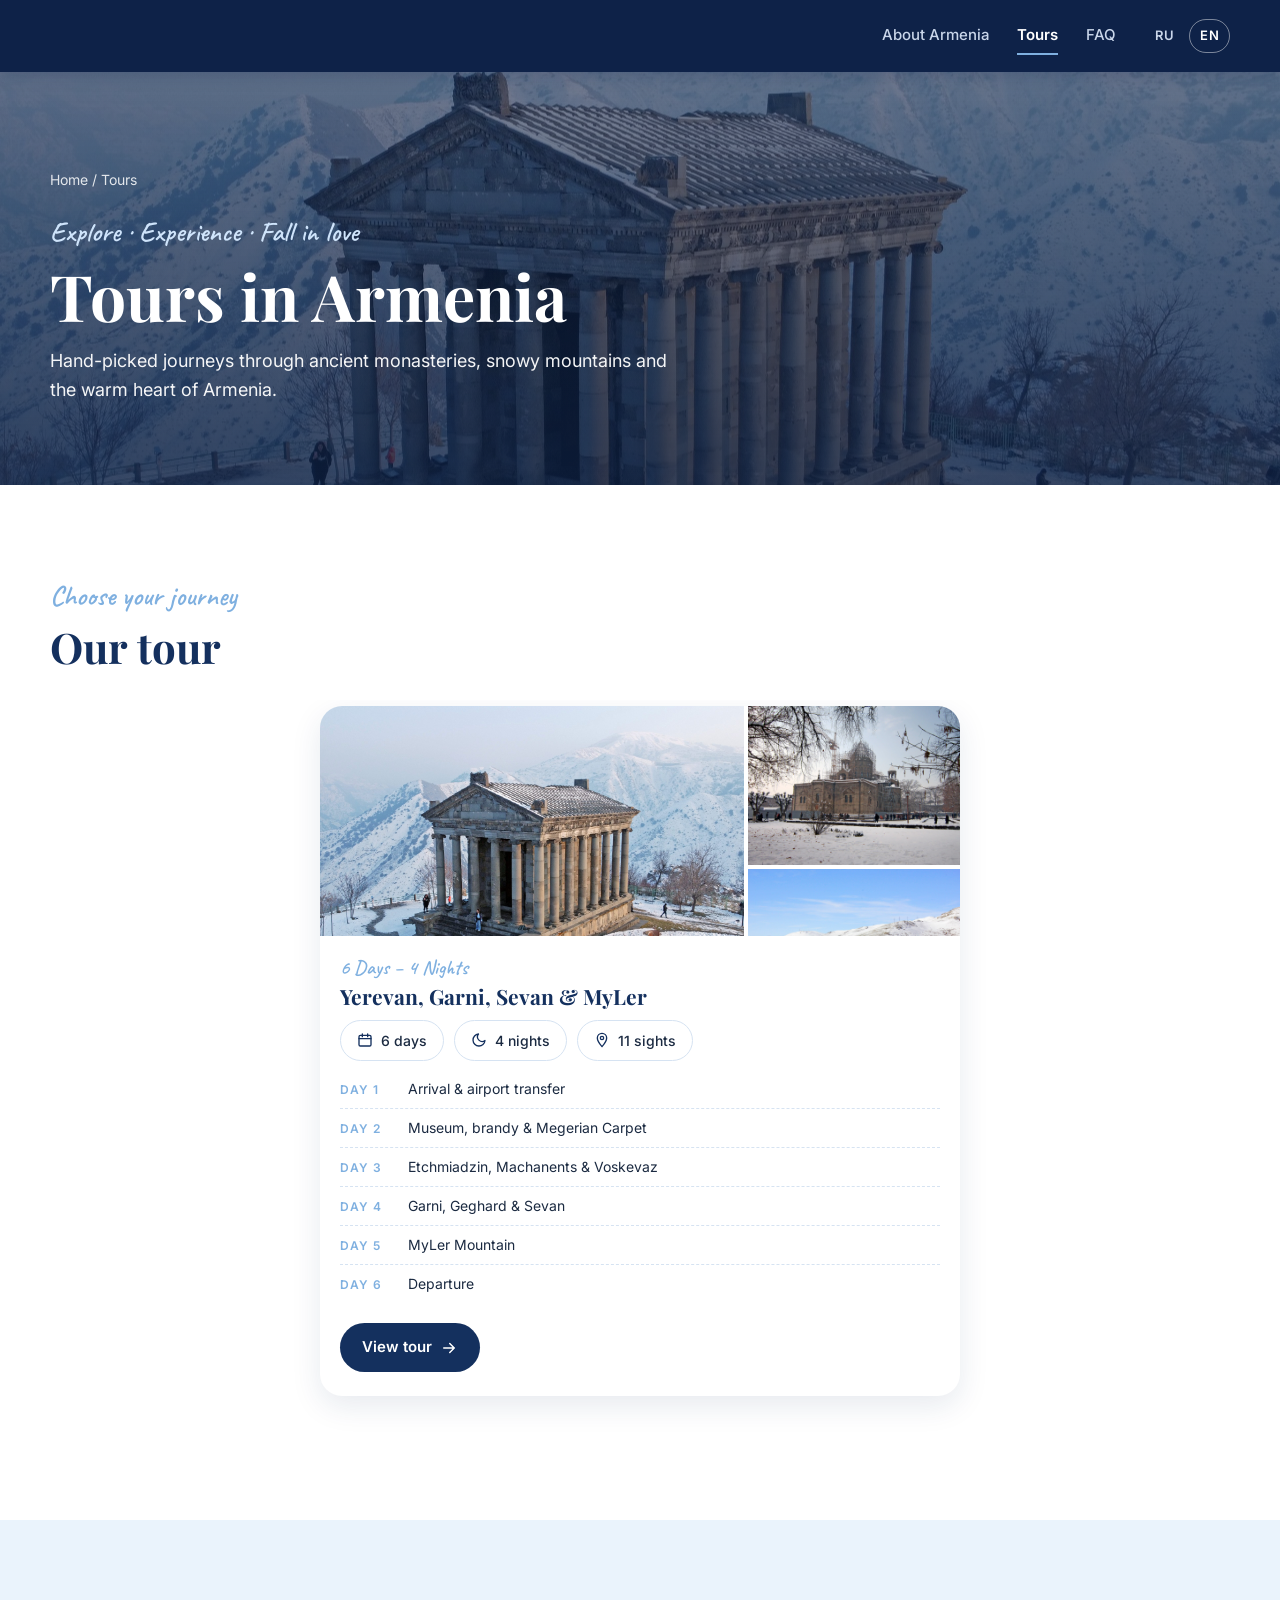
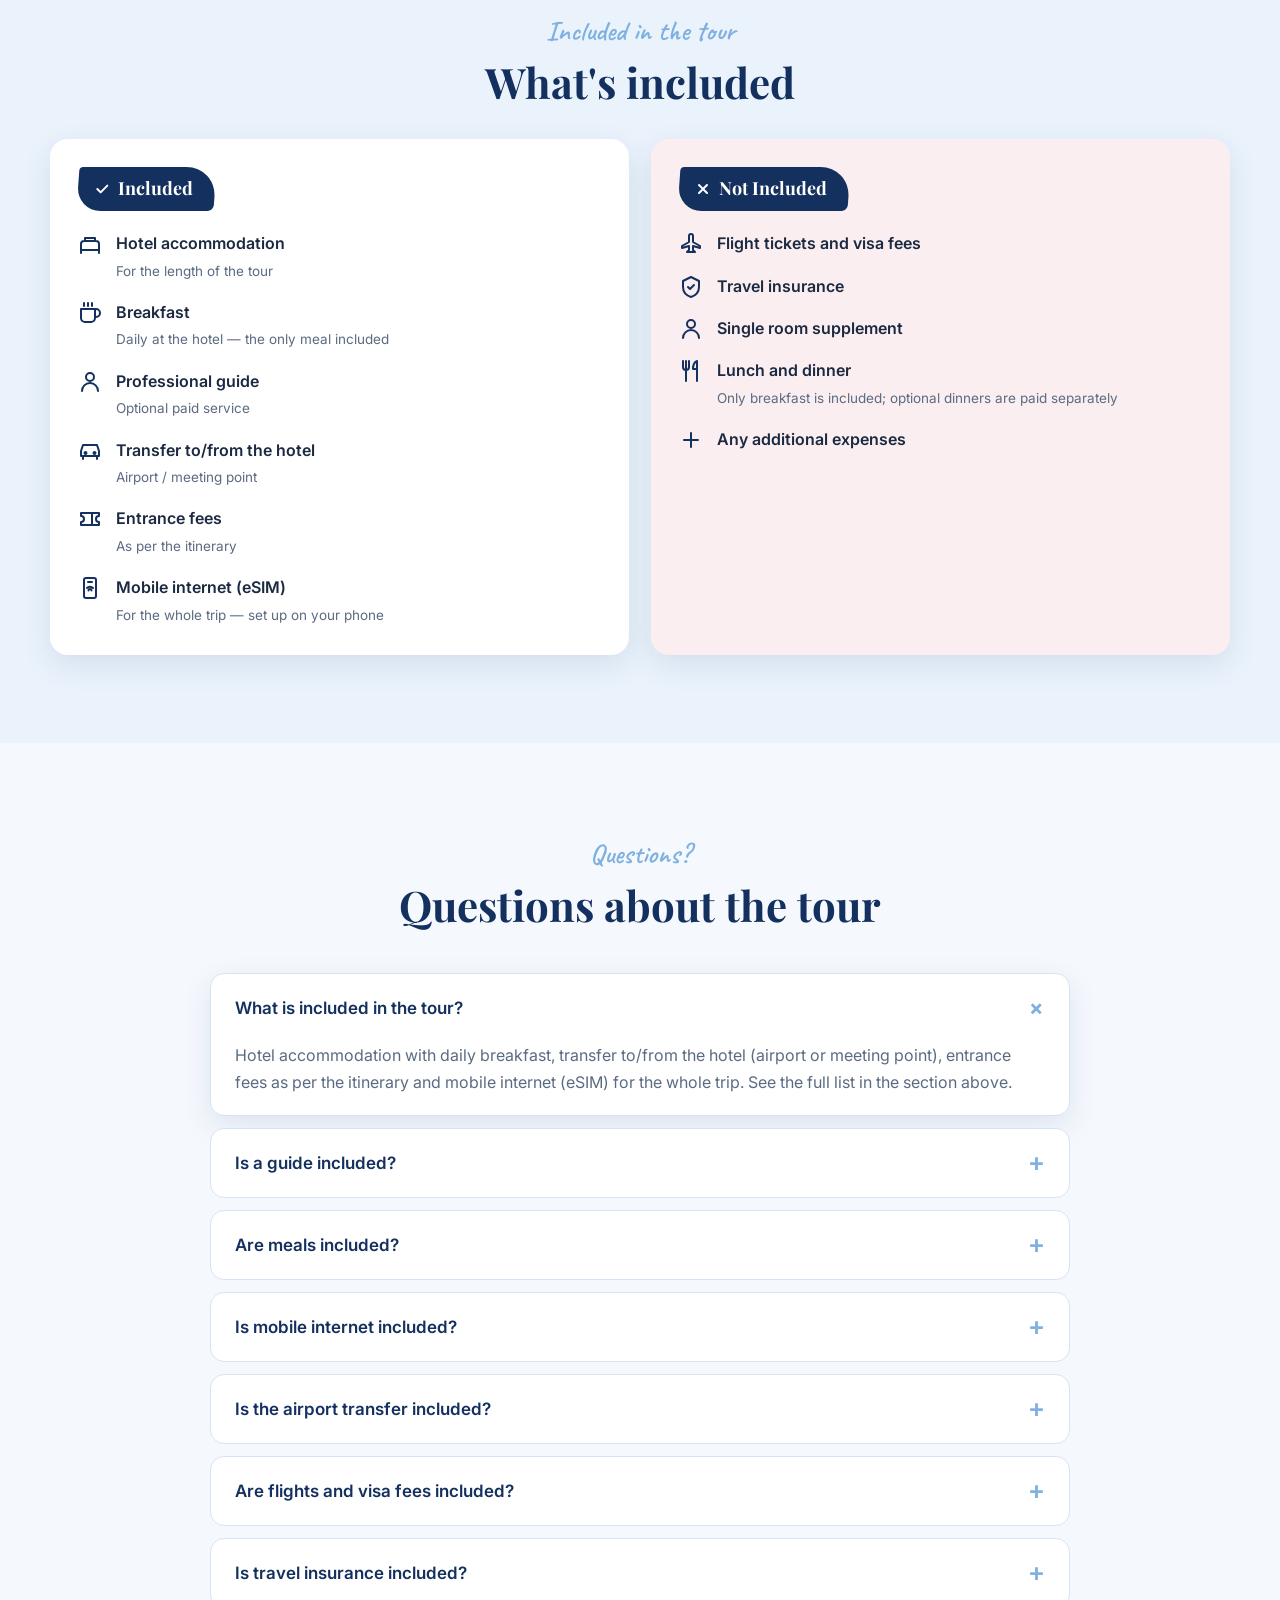
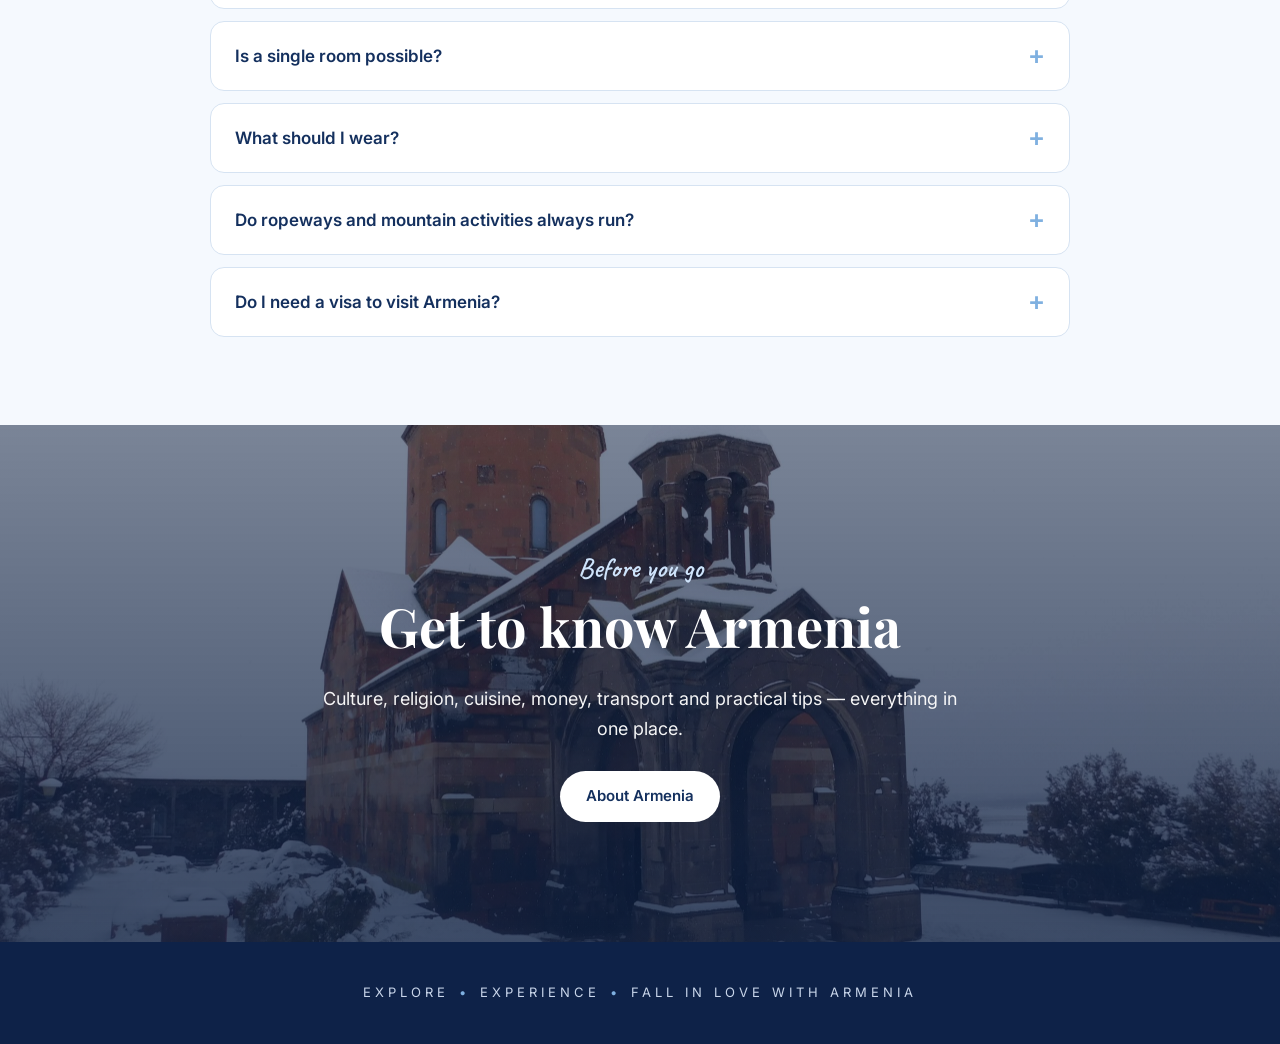
<file: en/tours.html>
<!doctype html>
<html lang="en">
<head>
<meta charset="utf-8">
<meta name="viewport" content="width=device-width, initial-scale=1">
<title>Tours in Armenia</title>
<meta name="description" content="A 6-day / 4-night tour of Armenia — Yerevan, Etchmiadzin, Garni, Geghard, Lake Sevan and MyLer Mountain, with airport transfers, hotel with breakfast and mobile internet (eSIM).">
<!-- SEO -->
<link rel="canonical" href="https://khanumyan.github.io/armenian-landing-avangarde-6days/en/tours.html">
<link rel="alternate" hreflang="ru" href="https://khanumyan.github.io/armenian-landing-avangarde-6days/tours.html">
<link rel="alternate" hreflang="en" href="https://khanumyan.github.io/armenian-landing-avangarde-6days/en/tours.html">
<link rel="alternate" hreflang="x-default" href="https://khanumyan.github.io/armenian-landing-avangarde-6days/tours.html">
<meta name="robots" content="index,follow">
<meta property="og:type" content="website">
<meta property="og:locale" content="en_US">
<meta property="og:site_name" content="Visit Armenia">
<meta property="og:title" content="Tours in Armenia">
<meta property="og:description" content="A 6-day / 4-night tour of Armenia — Yerevan, Etchmiadzin, Garni, Geghard, Lake Sevan and MyLer Mountain, with airport transfers, hotel with breakfast and mobile internet (eSIM).">
<meta property="og:url" content="https://khanumyan.github.io/armenian-landing-avangarde-6days/en/tours.html">
<meta property="og:image" content="https://khanumyan.github.io/armenian-landing-avangarde-6days/img/garni.jpg">
<meta name="twitter:card" content="summary_large_image">
<!-- /SEO -->
<link rel="preconnect" href="https://fonts.googleapis.com">
<link rel="preconnect" href="https://fonts.gstatic.com" crossorigin>
<link href="https://fonts.googleapis.com/css2?family=Playfair+Display:wght@600;700;800&family=Inter:wght@400;500;600&family=Caveat:wght@600&display=swap" rel="stylesheet">
<link rel="stylesheet" href="../style.css?v=25">
</head>
<body>

<header id="top">
  <div class="container nav">
    <nav class="menu" id="menu">
      <a href="index.html#about">About Armenia</a>
      <a href="tours.html" class="active">Tours</a>
      <a href="index.html#faq">FAQ</a>
    </nav>
    <div class="lang" aria-label="Language"><a href="../tours.html" lang="ru" hreflang="ru">RU</a><a class="active" aria-current="true">EN</a></div>
    <button class="burger" id="burger" aria-label="Menu"><svg width="26" height="26" viewBox="0 0 24 24" fill="none" stroke="currentColor" stroke-width="2" stroke-linecap="round" aria-hidden="true"><path d="M4 7h16M4 12h16M4 17h16"/></svg></button>
  </div>
</header>

<main>
<!-- PAGE BANNER -->
<section class="page-hero">
  <div class="container">
    <div class="crumbs"><a href="index.html">Home</a> / Tours</div>
    <span class="script">Explore · Experience · Fall in love</span>
    <h1>Tours in Armenia</h1>
    <p>Hand-picked journeys through ancient monasteries, snowy mountains and the warm heart of Armenia.</p>
  </div>
</section>

<!-- TOURS LIST: one row, arrows scroll it -->
<section class="tours-list">
  <div class="container">
    <div class="tours-head">
      <div>
        <span class="script">Choose your journey</span>
        <h2>Our tour</h2>
      </div>
    </div>
  </div>
  <div class="tour-slider">
    <div class="tour-track tour-track-single" id="tourTrack">
    <a class="tour-card" href="tour-yerevan-garni-sevan-myler.html">
      <div class="mosaic"><img src="../img/garni.jpg" alt="Garni Temple" loading="lazy"><img src="../img/etchmiadzin.jpg" alt="Etchmiadzin Cathedral" loading="lazy"><img src="../img/sevanavank.jpg" alt="Sevanavank" loading="lazy"></div>
      <div class="tour-card-body">
        <span class="script">6 Days – 4 Nights</span>
        <h3>Yerevan, Garni, Sevan &amp; MyLer</h3>
        <div class="chips"><span class="chip"><svg width="16" height="16" viewBox="0 0 24 24" fill="none" stroke="currentColor" stroke-width="2" stroke-linecap="round" stroke-linejoin="round" aria-hidden="true"><rect x="3" y="5" width="18" height="16" rx="2"/><path d="M3 10h18M8 3v4M16 3v4"/></svg>6 days</span><span class="chip"><svg width="16" height="16" viewBox="0 0 24 24" fill="none" stroke="currentColor" stroke-width="2" stroke-linecap="round" stroke-linejoin="round" aria-hidden="true"><path d="M21 12.8A9 9 0 1 1 11.2 3a7 7 0 0 0 9.8 9.8z"/></svg>4 nights</span><span class="chip"><svg width="16" height="16" viewBox="0 0 24 24" fill="none" stroke="currentColor" stroke-width="2" stroke-linecap="round" stroke-linejoin="round" aria-hidden="true"><path d="M12 2a7 7 0 0 0-7 7c0 5 7 13 7 13s7-8 7-13a7 7 0 0 0-7-7z"/><circle cx="12" cy="9" r="2.5"/></svg>11 sights</span></div>
        <ul class="day-list"><li><span>Day 1</span>Arrival &amp; airport transfer</li><li><span>Day 2</span>Museum, brandy &amp; Megerian Carpet</li><li><span>Day 3</span>Etchmiadzin, Machanents &amp; Voskevaz</li><li><span>Day 4</span>Garni, Geghard &amp; Sevan</li><li><span>Day 5</span>MyLer Mountain</li><li><span>Day 6</span>Departure</li></ul>
        <span class="more">View tour <svg width="18" height="18" viewBox="0 0 24 24" fill="none" stroke="currentColor" stroke-width="2" stroke-linecap="round" stroke-linejoin="round" aria-hidden="true"><path d="M5 12h14M13 6l6 6-6 6"/></svg></span>
      </div>
    </a>
    </div>
  </div>
</section>

<!-- INCLUDED / NOT INCLUDED (all tours) -->
<section class="tour tour-incl" id="included">
  <div class="container">
    <div class="center">
      <span class="script">Included in the tour</span>
      <h2>What's included</h2>
    </div>
    <div class="incl">
      <div class="box reveal">
        <span class="brush"><span><svg width="16" height="16" viewBox="0 0 24 24" fill="none" stroke="currentColor" stroke-width="3" stroke-linecap="round" stroke-linejoin="round" aria-hidden="true"><path d="M5 12l5 5L20 7"/></svg> Included</span></span>
        <ul>
          <li><svg width="24" height="24" viewBox="0 0 24 24" fill="none" stroke="currentColor" stroke-width="2" stroke-linecap="round" stroke-linejoin="round" aria-hidden="true"><path d="M3 18v-6a3 3 0 0 1 3-3h12a3 3 0 0 1 3 3v6M3 18h18M3 21v-3M21 21v-3M7 9V6h10v3"/></svg><div><b>Hotel accommodation</b><small>For the length of the tour</small></div></li>
          <li><svg width="24" height="24" viewBox="0 0 24 24" fill="none" stroke="currentColor" stroke-width="2" stroke-linecap="round" stroke-linejoin="round" aria-hidden="true"><path d="M17 8h1a4 4 0 0 1 0 8h-1M3 8h14v9a4 4 0 0 1-4 4H7a4 4 0 0 1-4-4zM6 2v3M10 2v3M14 2v3"/></svg><div><b>Breakfast</b><small>Daily at the hotel — the only meal included</small></div></li>
          <li><svg width="24" height="24" viewBox="0 0 24 24" fill="none" stroke="currentColor" stroke-width="2" stroke-linecap="round" stroke-linejoin="round" aria-hidden="true"><circle cx="12" cy="7" r="4"/><path d="M4 21a8 8 0 0 1 16 0"/></svg><div><b>Professional guide</b><small>Optional paid service</small></div></li>
          <li><svg width="24" height="24" viewBox="0 0 24 24" fill="none" stroke="currentColor" stroke-width="2" stroke-linecap="round" stroke-linejoin="round" aria-hidden="true"><path d="M5 17h14M5 17v3M19 17v3M3 12l2-6h14l2 6v5H3z"/><circle cx="7.5" cy="14" r="1"/><circle cx="16.5" cy="14" r="1"/></svg><div><b>Transfer to/from the hotel</b><small>Airport / meeting point</small></div></li>
          <li><svg width="24" height="24" viewBox="0 0 24 24" fill="none" stroke="currentColor" stroke-width="2" stroke-linecap="round" stroke-linejoin="round" aria-hidden="true"><path d="M3 9V6h18v3a3 3 0 0 0 0 6v3H3v-3a3 3 0 0 0 0-6zM14 6v12"/></svg><div><b>Entrance fees</b><small>As per the itinerary</small></div></li>
          <li><svg width="24" height="24" viewBox="0 0 24 24" fill="none" stroke="currentColor" stroke-width="2" stroke-linecap="round" stroke-linejoin="round" aria-hidden="true"><rect x="6" y="2" width="12" height="20" rx="2"/><path d="M10 6h4M9 12a4 4 0 0 1 6 0M10.5 14.5a1.5 1.5 0 0 1 3 0"/></svg><div><b>Mobile internet (eSIM)</b><small>For the whole trip — set up on your phone</small></div></li>
        </ul>
      </div>
      <div class="box no reveal">
        <span class="brush"><span><svg width="16" height="16" viewBox="0 0 24 24" fill="none" stroke="currentColor" stroke-width="3" stroke-linecap="round" stroke-linejoin="round" aria-hidden="true"><path d="M6 6l12 12M18 6L6 18"/></svg> Not Included</span></span>
        <ul>
          <li><svg width="24" height="24" viewBox="0 0 24 24" fill="none" stroke="currentColor" stroke-width="2" stroke-linecap="round" stroke-linejoin="round" aria-hidden="true"><path d="M10 14l-7 2v-2l7-4V4a2 2 0 0 1 4 0v6l7 4v2l-7-2v4l2 2H8l2-2z"/></svg><div><b>Flight tickets and visa fees</b></div></li>
          <li><svg width="24" height="24" viewBox="0 0 24 24" fill="none" stroke="currentColor" stroke-width="2" stroke-linecap="round" stroke-linejoin="round" aria-hidden="true"><path d="M12 2l8 4v6c0 5-3.5 8.5-8 10-4.5-1.5-8-5-8-10V6z"/><path d="M9 12l2 2 4-4"/></svg><div><b>Travel insurance</b></div></li>
          <li><svg width="24" height="24" viewBox="0 0 24 24" fill="none" stroke="currentColor" stroke-width="2" stroke-linecap="round" stroke-linejoin="round" aria-hidden="true"><circle cx="12" cy="7" r="4"/><path d="M4 21a8 8 0 0 1 16 0"/></svg><div><b>Single room supplement</b></div></li>
          <li><svg width="24" height="24" viewBox="0 0 24 24" fill="none" stroke="currentColor" stroke-width="2" stroke-linecap="round" stroke-linejoin="round" aria-hidden="true"><path d="M7 2v20M4 2v6a3 3 0 0 0 6 0V2M18 22V2c-2.5 1-4 4-4 8h4"/></svg><div><b>Lunch and dinner</b><small>Only breakfast is included; optional dinners are paid separately</small></div></li>
          <li><svg width="24" height="24" viewBox="0 0 24 24" fill="none" stroke="currentColor" stroke-width="2" stroke-linecap="round" stroke-linejoin="round" aria-hidden="true"><path d="M12 5v14M5 12h14"/></svg><div><b>Any additional expenses</b></div></li>
        </ul>
      </div>
    </div>
  </div>
</section>

<!-- TOURS FAQ -->
<section class="faq" id="tours-faq">
  <div class="container">
    <div class="center">
      <span class="script">Questions?</span>
      <h2>Questions about the tour</h2>
    </div>
    <div class="faq-list">
      <details open>
        <summary>What is included in the tour?</summary>
        <p>Hotel accommodation with daily breakfast, transfer to/from the hotel (airport or meeting point), entrance fees as per the itinerary and mobile internet (eSIM) for the whole trip. See the full list in the section above.</p>
      </details>
      <details>
        <summary>Is a guide included?</summary>
        <p>A professional guide is available as an optional paid service.</p>
      </details>
      <details>
        <summary>Are meals included?</summary>
        <p>Only breakfast at the hotel is included. Lunch and dinner are not included — dinners mentioned in the itinerary are optional, on request, and paid separately.</p>
      </details>
      <details>
        <summary>Is mobile internet included?</summary>
        <p>Yes. Mobile internet for the whole trip is included as an eSIM. Make sure your phone supports eSIM — we will send you the details to set it up.</p>
      </details>
      <details>
        <summary>Is the airport transfer included?</summary>
        <p>Yes. Transfer to and from the hotel — from the airport or an agreed meeting point — is included.</p>
      </details>
      <details>
        <summary>Are flights and visa fees included?</summary>
        <p>No. Flight tickets, visa fees and any additional personal expenses are not included.</p>
      </details>
      <details>
        <summary>Is travel insurance included?</summary>
        <p>No. Travel insurance is not included, so we recommend arranging it before your trip.</p>
      </details>
      <details>
        <summary>Is a single room possible?</summary>
        <p>Yes, with a single room supplement, which is not included in the tour price.</p>
      </details>
      <details>
        <summary>What should I wear?</summary>
        <p>Comfortable walking shoes and clothing for the season — in winter, warm layers, a hat and gloves. For monasteries, modest clothing with covered shoulders is appreciated.</p>
      </details>
      <details>
        <summary>Do ropeways and mountain activities always run?</summary>
        <p>Ropeways and some mountain activities depend on the weather and operate weather permitting.</p>
      </details>
      <details>
        <summary>Do I need a visa to visit Armenia?</summary>
        <p>Visa requirements depend on your nationality. Citizens of many countries can visit Armenia visa-free — see our <a href="index.html#faq">general FAQ</a> for details.</p>
      </details>
    </div>
  </div>
</section>

<!-- FINAL CTA -->
<section class="final" style="background-image:linear-gradient(180deg,rgba(13,32,66,.55),rgba(13,32,66,.8)),url(../img/khorvirap.jpg)">
  <div class="container">
    <span class="script" style="color:#cfe4fb">Before you go</span>
    <h2>Get to know Armenia</h2>
    <p>Culture, religion, cuisine, money, transport and practical tips — everything in one place.</p>
    <a href="index.html#about" class="btn light">About Armenia</a>
  </div>
</section>
</main>

<footer>
  <div class="container foot">
    <div class="motto">Explore<i>•</i>Experience<i>•</i>Fall in love with Armenia</div>
  </div>
</footer>

<script>
  // Mobile menu
  const menu = document.getElementById('menu');
  document.getElementById('burger').onclick = () => menu.classList.toggle('open');
  menu.querySelectorAll('a').forEach(a => a.addEventListener('click', () => menu.classList.remove('open')));

  // Reveal on scroll
  const io = new IntersectionObserver(es => es.forEach(e => {
    if (e.isIntersecting) { e.target.classList.add('in'); io.unobserve(e.target); }
  }), {threshold: .12});
  document.querySelectorAll('.reveal').forEach(el => io.observe(el));
</script>
<script>document.querySelectorAll('.lang a[href]').forEach(a=>a.addEventListener('click',()=>{a.href=a.href.split('#')[0]+location.hash}))</script>
</body>
</html>
</file>
<file: style.css>
/* VisitArmenia — shared styles */
:root{
  --navy:#14305e;
  --navy-2:#1f4583;
  --ice:#eaf3fc;
  --ice-2:#f5f9fe;
  --sky:#7fb0e0;
  --rose:#fbeef0;
  --rose-ink:#b0485a;
  --ink:#1b2a41;
  --muted:#5b6b82;
  --line:#d6e3f2;
  --white:#fff;
  --radius:18px;
  --shadow:0 10px 30px rgba(20,48,94,.10);
}
*{box-sizing:border-box}
html{scroll-behavior:smooth}
body{margin:0;font-family:Inter,system-ui,sans-serif;color:var(--ink);background:var(--white);line-height:1.65;font-size:16px}
img{max-width:100%;display:block}
a{color:inherit}
h1,h2,h3{font-family:"Playfair Display",Georgia,serif;color:var(--navy);line-height:1.15;margin:0 0 .5em}
h2{font-size:clamp(28px,4vw,42px)}
h3{font-size:22px}
p{margin:0 0 1em}
.container{width:min(1180px,100% - 32px);margin-inline:auto}
.script{font-family:Caveat,cursive;font-weight:600;color:var(--sky);font-size:28px;display:block;margin-bottom:4px}
section{padding:88px 0}
.center{text-align:center}
.lead{font-size:18px;color:var(--muted);max-width:760px}
.center .lead{margin-inline:auto}

/* Brush label like on the poster */
.brush{display:inline-flex;align-items:center;gap:8px;background:var(--navy);color:#fff;font-family:"Playfair Display",serif;font-weight:700;font-size:18px;padding:7px 22px 7px 16px;border-radius:4px 30px 6px 24px;transform:skew(-4deg)}
.brush>*{transform:skew(4deg)}
.brush svg{vertical-align:-2px;margin-right:4px}

/* Header */
header{position:fixed;inset:0 0 auto;z-index:50;background:#0e2248;box-shadow:0 2px 16px rgba(14,34,72,.25)}
main{padding-top:72px}
section[id]{scroll-margin-top:72px}
.nav{display:flex;align-items:center;justify-content:flex-end;height:72px}
.logo{font-family:"Playfair Display",serif;font-weight:800;font-size:22px;color:var(--navy);text-decoration:none;letter-spacing:.5px}
.logo span{color:var(--sky)}
.menu{display:flex;gap:28px;align-items:center}
.menu a{text-decoration:none;color:#c9d6ea;font-weight:500;font-size:15px;padding:6px 0;border-bottom:2px solid transparent}
.menu a.active{color:#fff;font-weight:600;border-bottom-color:var(--sky)}
.menu a:hover{color:#fff}
.btn{display:inline-block;background:var(--navy);color:#fff!important;text-decoration:none;font-weight:600;padding:13px 26px;border-radius:999px;border:0;cursor:pointer;font-size:15px;transition:transform .2s,background .2s}
.btn:hover{background:var(--navy-2);transform:translateY(-2px)}
.btn.light{background:#fff;color:var(--navy)!important}
.btn.ghost{background:transparent;border:1.5px solid rgba(255,255,255,.8)}
.burger{display:none;background:none;border:0;color:#fff;font-size:28px;cursor:pointer}

/* Splash screen */
html.splash-open{overflow:hidden}
.splash{position:fixed;inset:0;z-index:100;display:flex;align-items:center;justify-content:center;text-align:center;color:#fff;padding:24px;overflow:hidden;cursor:pointer;
  background:linear-gradient(180deg,rgba(13,32,66,.55) 0%,rgba(13,32,66,.35) 45%,rgba(13,32,66,.85) 100%),url(img/hero.jpg) center 35%/cover no-repeat #14305e;
  transition:opacity .6s ease,visibility .6s,transform .6s ease}
html:not(.splash-open) .splash:not(.hide){display:none}
.splash.hide{opacity:0;visibility:hidden;transform:scale(1.04)}
.splash-inner{animation:splashIn .5s ease both}
@keyframes splashIn{from{opacity:0;transform:translateY(18px)}to{opacity:1;transform:none}}
.splash h1{color:#fff;font-size:clamp(44px,8vw,104px);font-weight:800;letter-spacing:1px;margin-bottom:.15em}
.splash .script{color:#cfe4fb;font-size:clamp(24px,3.4vw,38px)}
.splash p{font-size:clamp(16px,1.6vw,20px);max-width:640px;margin:0 auto;opacity:.95}
.splash-bar{position:absolute;left:50%;bottom:48px;width:180px;height:3px;border-radius:3px;background:rgba(255,255,255,.25);transform:translateX(-50%);overflow:hidden}
.splash-bar i{display:block;height:100%;width:0;background:#fff;animation:splashBar var(--splash-ms,2500ms) linear forwards}
@keyframes splashBar{to{width:100%}}
.splash-skip{position:absolute;top:20px;right:20px;background:rgba(255,255,255,.12);border:1px solid rgba(255,255,255,.5);color:#fff;font:inherit;font-size:14px;font-weight:500;padding:8px 18px;border-radius:999px;cursor:pointer}
.splash-skip:hover{background:rgba(255,255,255,.25)}

/* Page banner (inner pages) */
.page-hero{position:relative;color:#fff;padding:96px 0 80px;overflow:hidden;
  background:linear-gradient(180deg,rgba(13,32,66,.55),rgba(13,32,66,.8)),url(img/garni.jpg) center 40%/cover no-repeat}
.page-hero h1{color:#fff;font-size:clamp(38px,6vw,64px);margin-bottom:.2em}
.page-hero .script{color:#cfe4fb}
.page-hero p{font-size:18px;max-width:620px;opacity:.95;margin:0}
.crumbs{font-size:14px;opacity:.85;margin-bottom:18px}
.crumbs a{text-decoration:none}
.crumbs a:hover{text-decoration:underline}
.flake{position:absolute;border-radius:50%;background:#fff;opacity:.55;pointer-events:none;animation:fall linear infinite;top:-20px}
@keyframes fall{to{transform:translateY(110vh) rotate(360deg)}}
@media (prefers-reduced-motion:reduce){.flake{display:none}}

/* Welcome */
.welcome{display:grid;grid-template-columns:1.1fr .9fr;gap:56px;align-items:center}
.welcome-photos{display:grid;grid-template-columns:1fr 1fr;gap:14px}
.welcome-photos img{border-radius:var(--radius);height:220px;width:100%;object-fit:cover;box-shadow:var(--shadow)}
.welcome-photos img:first-child{grid-column:1/-1;height:260px}

.features{display:grid;grid-template-columns:repeat(4,1fr);gap:20px;margin-top:56px}
.feature{background:var(--ice-2);border:1px solid var(--line);border-radius:var(--radius);padding:26px}
.feature .ico{width:48px;height:48px;border-radius:14px;background:var(--navy);color:#fff;display:grid;place-items:center;margin-bottom:16px}
.feature h3{font-size:19px}
.feature p{font-size:15px;color:var(--muted);margin:0}

/* Quote band */
.band{background:linear-gradient(135deg,var(--navy) 0%,#24508f 100%);color:#fff;position:relative;overflow:hidden}
.band h2{color:#fff}
.band .script{color:#cfe4fb}
.its{display:grid;grid-template-columns:repeat(4,1fr);gap:20px;margin-top:40px}
.its div{background:rgba(255,255,255,.08);border:1px solid rgba(255,255,255,.15);border-radius:var(--radius);padding:24px;font-size:16px}
.its div b{font-family:"Playfair Display",serif;font-size:20px;display:block;margin-bottom:6px;color:#cfe4fb}

/* Tour */
.tour{background:var(--ice)}
.tour-head{display:flex;justify-content:space-between;align-items:end;gap:24px;flex-wrap:wrap;margin-bottom:40px}
.chips{display:flex;gap:10px;flex-wrap:wrap}
.chip{background:#fff;border:1px solid var(--line);border-radius:999px;padding:8px 16px;font-size:14px;font-weight:500;display:inline-flex;align-items:center;gap:8px}
.chip svg{color:var(--navy)}
.days{display:grid;grid-template-columns:repeat(3,1fr);gap:22px}
.day{background:#fff;border-radius:var(--radius);padding:22px;box-shadow:var(--shadow);display:flex;flex-direction:column}
.day h3{margin:14px 0 16px;font-size:24px}
.gallery{display:grid;grid-template-columns:1fr 1fr;gap:8px;margin-bottom:18px}
.gallery img{width:100%;height:120px;object-fit:cover;border-radius:12px;transition:transform .4s}
.gallery img.wide{grid-column:1/-1;height:180px}
.gallery img:hover{transform:scale(1.03)}
.stops{list-style:none;margin:0;padding:0}
.stops li{position:relative;padding:0 0 16px 30px}
.stops li:last-child{padding-bottom:0}
.stops li::before{content:"";position:absolute;left:4px;top:4px;width:14px;height:18px;
  background:var(--navy);-webkit-mask:url("data:image/svg+xml,%3Csvg xmlns='http://www.w3.org/2000/svg' viewBox='0 0 24 24'%3E%3Cpath d='M12 2a7 7 0 0 0-7 7c0 5.2 7 13 7 13s7-7.8 7-13a7 7 0 0 0-7-7zm0 9.5A2.5 2.5 0 1 1 12 6.5a2.5 2.5 0 0 1 0 5z'/%3E%3C/svg%3E") center/contain no-repeat;mask:url("data:image/svg+xml,%3Csvg xmlns='http://www.w3.org/2000/svg' viewBox='0 0 24 24'%3E%3Cpath d='M12 2a7 7 0 0 0-7 7c0 5.2 7 13 7 13s7-7.8 7-13a7 7 0 0 0-7-7zm0 9.5A2.5 2.5 0 1 1 12 6.5a2.5 2.5 0 0 1 0 5z'/%3E%3C/svg%3E") center/contain no-repeat}
.stops b{display:block;color:var(--navy);font-size:15.5px}
.stops span{font-size:14px;color:var(--muted);line-height:1.5;display:block}

.incl{display:grid;grid-template-columns:1fr 1fr;gap:22px;margin-top:22px}
.box{border-radius:var(--radius);padding:28px;background:#fff;box-shadow:var(--shadow)}
.box.no{background:var(--rose)}
.box.no .brush{background:var(--navy)}
.box ul{list-style:none;margin:20px 0 0;padding:0;display:grid;gap:16px}
.box li{display:flex;gap:14px;align-items:flex-start}
.box li svg{flex:none;color:var(--navy);margin-top:2px}
.box li b{display:block;font-weight:600}
.box li small{color:var(--muted);font-size:13.5px}

/* About Armenia */
.aa-facts{display:grid;grid-template-columns:repeat(4,1fr);gap:1px;background:var(--line);border:1px solid var(--line);border-radius:var(--radius);overflow:hidden;margin:44px 0 40px}
.aa-facts div{background:var(--ice-2);padding:18px 22px}
.aa-facts small{display:block;color:var(--muted);font-size:12px;text-transform:uppercase;letter-spacing:1.5px}
.aa-facts b{font-family:"Playfair Display",serif;color:var(--navy);font-size:19px}
.aa-wrap{display:grid;grid-template-columns:250px 1fr;gap:36px;align-items:start}
.aa-tabs{display:flex;flex-direction:column;gap:8px;position:sticky;top:92px}
.aa-tabs button{font:inherit;font-weight:600;font-size:15px;text-align:left;display:flex;align-items:center;gap:12px;padding:13px 16px;border-radius:14px;border:1px solid var(--line);background:#fff;color:var(--ink);cursor:pointer;transition:background .2s,color .2s,border-color .2s}
.aa-tabs button span{width:32px;height:32px;flex:none;border-radius:10px;background:var(--ice);color:var(--navy);display:grid;place-items:center;font-size:16px}
.aa-tabs button:hover{border-color:var(--sky)}
.aa-tabs button.active{background:var(--navy);color:#fff;border-color:var(--navy)}
.aa-tabs button.active span{background:rgba(255,255,255,.15);color:#fff}
.aa-panel{animation:aaIn .4s ease}
@keyframes aaIn{from{opacity:0;transform:translateY(10px)}to{opacity:1;transform:none}}
.aa-panel h3{font-size:30px}
.aa-panel p{color:var(--muted)}
.aa-split{display:grid;grid-template-columns:.9fr 1.1fr;gap:32px;align-items:start}
.aa-split img{width:100%;height:380px;object-fit:cover;border-radius:var(--radius);box-shadow:var(--shadow)}
.aa-tiles{display:grid;grid-template-columns:repeat(4,1fr);gap:14px;margin-top:26px}
.aa-tiles div{background:var(--ice-2);border:1px solid var(--line);border-radius:14px;padding:16px}
.aa-tiles b{display:block;color:var(--navy);margin-bottom:4px}
.aa-tiles span{font-size:14px;color:var(--muted);line-height:1.5;display:block}
.aa-note{background:var(--ice);border-left:4px solid var(--navy);border-radius:10px;padding:14px 16px;font-size:15px}
.aa-sub{font-family:"Playfair Display",serif;color:var(--navy);font-size:20px;margin:28px 0 10px}
.aa-list{margin:0;padding-left:20px;color:var(--muted);display:grid;gap:8px}
.aa-list b{color:var(--ink)}
.aa-dishes,.aa-places{display:grid;grid-template-columns:repeat(3,1fr);gap:18px;margin-top:22px}
.aa-dishes figure,.aa-places figure{margin:0;background:#fff;border:1px solid var(--line);border-radius:var(--radius);overflow:hidden;transition:transform .3s,box-shadow .3s}
.aa-dishes figure:hover,.aa-places figure:hover{transform:translateY(-4px);box-shadow:var(--shadow)}
.aa-dishes img,.aa-places img{width:100%;height:190px;object-fit:cover}
figcaption{padding:14px 16px 18px;font-size:14px;color:var(--muted);line-height:1.5}
figcaption b{display:block;font-family:"Playfair Display",serif;color:var(--navy);font-size:18px;margin-bottom:4px}
.aa-cards{display:grid;grid-template-columns:repeat(2,1fr);gap:14px;margin-top:20px}
.aa-cards div{display:grid;grid-template-columns:44px 1fr;column-gap:12px;background:var(--ice-2);border:1px solid var(--line);border-radius:14px;padding:16px}
.aa-cards span{grid-row:span 2;width:44px;height:44px;border-radius:12px;background:#fff;color:var(--navy);display:grid;place-items:center}
.aa-cards b{color:var(--navy)}
.aa-cards p{margin:2px 0 0;font-size:14px;line-height:1.5}

/* FAQ */
.faq{background:var(--ice-2)}
.faq-list{max-width:860px;margin:44px auto 0;display:grid;gap:12px}
details{background:#fff;border:1px solid var(--line);border-radius:14px;padding:0 24px;transition:box-shadow .2s}
details[open]{box-shadow:var(--shadow)}
summary{list-style:none;cursor:pointer;padding:20px 0;font-weight:600;font-size:17px;display:flex;justify-content:space-between;gap:16px;color:var(--navy)}
summary::-webkit-details-marker{display:none}
summary::after{content:"+";font-size:26px;line-height:1;color:var(--sky);transition:transform .2s}
details[open] summary::after{transform:rotate(45deg)}
details p{color:var(--muted);padding-bottom:20px;margin:0}

/* Final CTA */
.final{background:linear-gradient(180deg,rgba(13,32,66,.55),rgba(13,32,66,.8)),url(img/garni.jpg) center/cover;color:#fff;text-align:center;padding:120px 0}
.final h2{color:#fff;font-size:clamp(30px,5vw,54px)}
.final p{font-size:18px;max-width:640px;margin:0 auto 28px;opacity:.95}

.credits{margin-top:20px;font-size:12.5px;opacity:.75}
.credits details{background:none;border:0;padding:0}
.credits summary{color:#c9d6ea;font-size:13px;font-weight:500;padding:6px 0}
.credits ul{margin:6px 0 0;padding-left:18px;columns:2}
.credits a{color:#cfe4fb}
@media (max-width:760px){.credits ul{columns:1}}
footer{background:#0e2248;color:#c9d6ea;padding:40px 0;font-size:14px}
.foot{display:flex;justify-content:center;align-items:center;gap:20px;flex-wrap:wrap;text-align:center}
.motto{letter-spacing:4px;text-transform:uppercase;font-size:13px}
.motto i{font-style:normal;color:var(--sky);margin:0 10px}

.reveal{opacity:0;transform:translateY(24px);transition:opacity .7s,transform .7s}
.reveal.in{opacity:1;transform:none}

@media (max-width:1000px){
  .features,.its{grid-template-columns:1fr 1fr}
  .days{grid-template-columns:1fr}
  .aa-wrap{grid-template-columns:1fr;gap:24px}
  .aa-tabs{flex-direction:row;overflow-x:auto;position:static;padding-bottom:6px;scrollbar-width:none}
  .aa-tabs button{flex:none;white-space:nowrap}
  .aa-tiles{grid-template-columns:1fr 1fr}
  .aa-places,.aa-dishes{grid-template-columns:1fr 1fr}
  .day{max-width:640px;margin-inline:auto;width:100%}
}
@media (max-width:760px){
  section{padding:64px 0}
  .menu{position:fixed;inset:72px 0 auto;background:#0e2248;flex-direction:column;padding:20px;gap:18px;box-shadow:0 10px 20px rgba(0,0,0,.08);display:none}
  .menu.open{display:flex}
  .burger{display:block}
  .welcome,.incl{grid-template-columns:1fr}
  .features,.its{grid-template-columns:1fr}
  .aa-facts{grid-template-columns:1fr 1fr}
  .aa-facts div{padding:14px 16px}
  .aa-facts b{font-size:16px}
  .page-hero{padding:64px 0 56px}
  .aa-cards,.aa-split{grid-template-columns:1fr}
  .aa-split img{height:240px}
  .aa-places,.aa-dishes{grid-template-columns:1fr}
  .foot{justify-content:center;text-align:center}
}

/* Tours list & tour pages */
.tours-list{overflow:hidden;--wrap:min(1180px,100vw - 32px);--side:calc((100vw - var(--wrap)) / 2);--gap:24px;--per:3}
.tours-head{margin-bottom:28px}
.tours-head h2{margin:0}
.tour-slider{position:relative}
.tour-track{display:flex;gap:var(--gap);overflow-x:auto;scroll-snap-type:x mandatory;scrollbar-width:none;padding:6px var(--side) 36px;scroll-padding-inline:var(--side);
  -webkit-mask-image:linear-gradient(90deg,transparent 0,#000 var(--side),#000 calc(100% - var(--side)),transparent 100%);mask-image:linear-gradient(90deg,transparent 0,#000 var(--side),#000 calc(100% - var(--side)),transparent 100%)}
.tour-track::-webkit-scrollbar{display:none}
.tour-card{flex:0 0 calc((var(--wrap) - (var(--per) - 1) * var(--gap)) / var(--per));scroll-snap-align:start;display:flex;flex-direction:column;background:#fff;border-radius:22px;overflow:hidden;box-shadow:var(--shadow);text-decoration:none;color:inherit;transition:transform .45s ease,opacity .45s ease,box-shadow .3s}
.tour-card.is-out{opacity:.35;transform:scale(.92)}
.tour-card.is-out:hover{transform:scale(.92)}
.arrow-btn{position:absolute;top:calc(50% - 18px);transform:translateY(-50%);z-index:5;width:56px;height:56px;border-radius:50%;border:0;background:#fff;color:var(--navy);display:grid;place-items:center;cursor:pointer;box-shadow:0 8px 24px rgba(13,32,66,.22);transition:background .2s,color .2s,opacity .25s}
.arrow-btn:hover:not(:disabled){background:var(--navy);color:#fff}
.arrow-btn:disabled{opacity:0;pointer-events:none}
.arrow-prev{left:max(8px,calc(var(--side) - 28px))}
.arrow-next{right:max(8px,calc(var(--side) - 28px))}
.tour-card:hover{transform:translateY(-4px);box-shadow:0 20px 44px rgba(20,48,94,.16)}
.tour-card:hover .more svg{transform:translateX(4px)}
.mosaic{display:grid;grid-template-columns:2fr 1fr;grid-template-rows:1fr 1fr;gap:4px;height:230px;flex:none;overflow:hidden}
.mosaic img{width:100%;height:100%;object-fit:cover}
.mosaic img:first-child{grid-row:1/3}
.tour-card-body{padding:22px 24px 26px;display:flex;flex-direction:column;align-items:flex-start;flex:1}
.tour-card-body .script{font-size:20px;margin:0;line-height:1.2}
.tour-card-body h3{font-size:24px;margin:4px 0 12px}
.day-list{list-style:none;margin:16px 0 20px;padding:0;display:grid;gap:7px;font-size:14px;width:100%}
.day-list li{display:flex;gap:12px;align-items:baseline;border-bottom:1px dashed var(--line);padding-bottom:8px}
.day-list li:last-child{border-bottom:0}
.day-list span{flex:none;font-size:12px;font-weight:600;letter-spacing:1px;text-transform:uppercase;color:var(--sky);min-width:56px;white-space:nowrap}
.more{margin-top:auto;display:inline-flex;align-items:center;gap:8px;background:var(--navy);color:#fff;font-weight:600;font-size:15px;padding:12px 22px;border-radius:999px}
.more svg{transition:transform .2s}
.chips-dark{margin-top:18px}
.chips-dark .chip{background:rgba(255,255,255,.14);border-color:rgba(255,255,255,.35);color:#fff}
.chips-dark .chip svg{color:#cfe4fb}
.tour-overview{padding:56px 0 8px}
.mosaic-lg{height:auto;grid-template-columns:2fr 1fr 1fr;grid-template-rows:200px 200px;border-radius:22px;overflow:hidden}
.mosaic-lg img:first-child{grid-row:1/3}
#itinerary .days{display:flex;flex-wrap:wrap;justify-content:center;gap:22px;margin-top:26px}
.day-block{margin-top:44px}
.day-head{display:flex;align-items:center;gap:16px;flex-wrap:wrap}
.day-head h3{margin:0;font-size:26px}
.day-text{color:var(--muted);max-width:820px;margin:14px 0 0;font-size:16.5px}
.places{display:grid;grid-template-columns:repeat(3,1fr);gap:18px;margin-top:20px}
.place{margin:0;background:#fff;border-radius:var(--radius);overflow:hidden;box-shadow:var(--shadow)}
.place img{width:100%;height:200px;object-fit:cover}
.tour .incl{margin-top:48px}
.tour-incl .incl{margin-top:32px}
.tour-nav{margin-top:36px;text-align:center}
.tour-nav .btn{display:inline-flex;align-items:center;gap:8px}
.other{padding:72px 0}
.mini-tours{display:grid;grid-template-columns:repeat(2,1fr);gap:16px;margin-top:24px}
.mini-tour{display:grid;grid-template-columns:84px 1fr auto;align-items:center;gap:14px;padding:10px 16px 10px 10px;border:1px solid var(--line);border-radius:16px;text-decoration:none;color:inherit;background:#fff;transition:box-shadow .2s,transform .2s}
.mini-tour:hover{box-shadow:var(--shadow);transform:translateY(-2px)}
.mini-tour img{width:84px;height:64px;object-fit:cover;border-radius:10px}
.mini-tour b{display:block;font-family:"Playfair Display",serif;color:var(--navy);font-size:17px;line-height:1.3}
.mini-tour small{color:var(--muted);font-size:13px}
.mini-tour svg{color:var(--navy)}
@media (max-width:1000px){
  .tours-list{--per:2}
  .places{grid-template-columns:1fr 1fr}
  .mini-tours{grid-template-columns:1fr}
}
@media (max-width:760px){
  .tours-list{--per:1;--wrap:calc(100vw - 72px);--side:16px}
  .arrow-btn{width:44px;height:44px}
  .mosaic-lg{grid-template-columns:1fr 1fr;grid-template-rows:200px 120px 120px}
  .mosaic-lg img:first-child{grid-column:1/3;grid-row:auto}
  .places{grid-template-columns:1fr}
}
.day-note{margin:8px 0 0;font-size:14px;color:var(--muted);font-style:italic}
.lang{display:flex;gap:4px;margin-left:28px}
.lang a{color:#c9d6ea;font-size:13px;font-weight:600;letter-spacing:.5px;text-decoration:none;padding:5px 10px;border-radius:999px;border:1px solid transparent}
.lang a[href]:hover{color:#fff}
.lang a.active{color:#fff;border-color:rgba(255,255,255,.45)}
@media (max-width:760px){.lang{margin:0 12px 0 0}}
.places-4{grid-template-columns:repeat(4,1fr)}
@media (min-width:1101px){.tours-list{--per:4}.tours-list .tour-card-body{padding:20px 20px 24px}.tours-list .tour-card-body h3{font-size:21px}}
@media (max-width:1000px){.places-4{grid-template-columns:1fr 1fr}}
@media (max-width:760px){.places-4{grid-template-columns:1fr}}
.tour-track-single{justify-content:center}.tour-track-single .tour-card{flex:0 1 640px}
</file>
